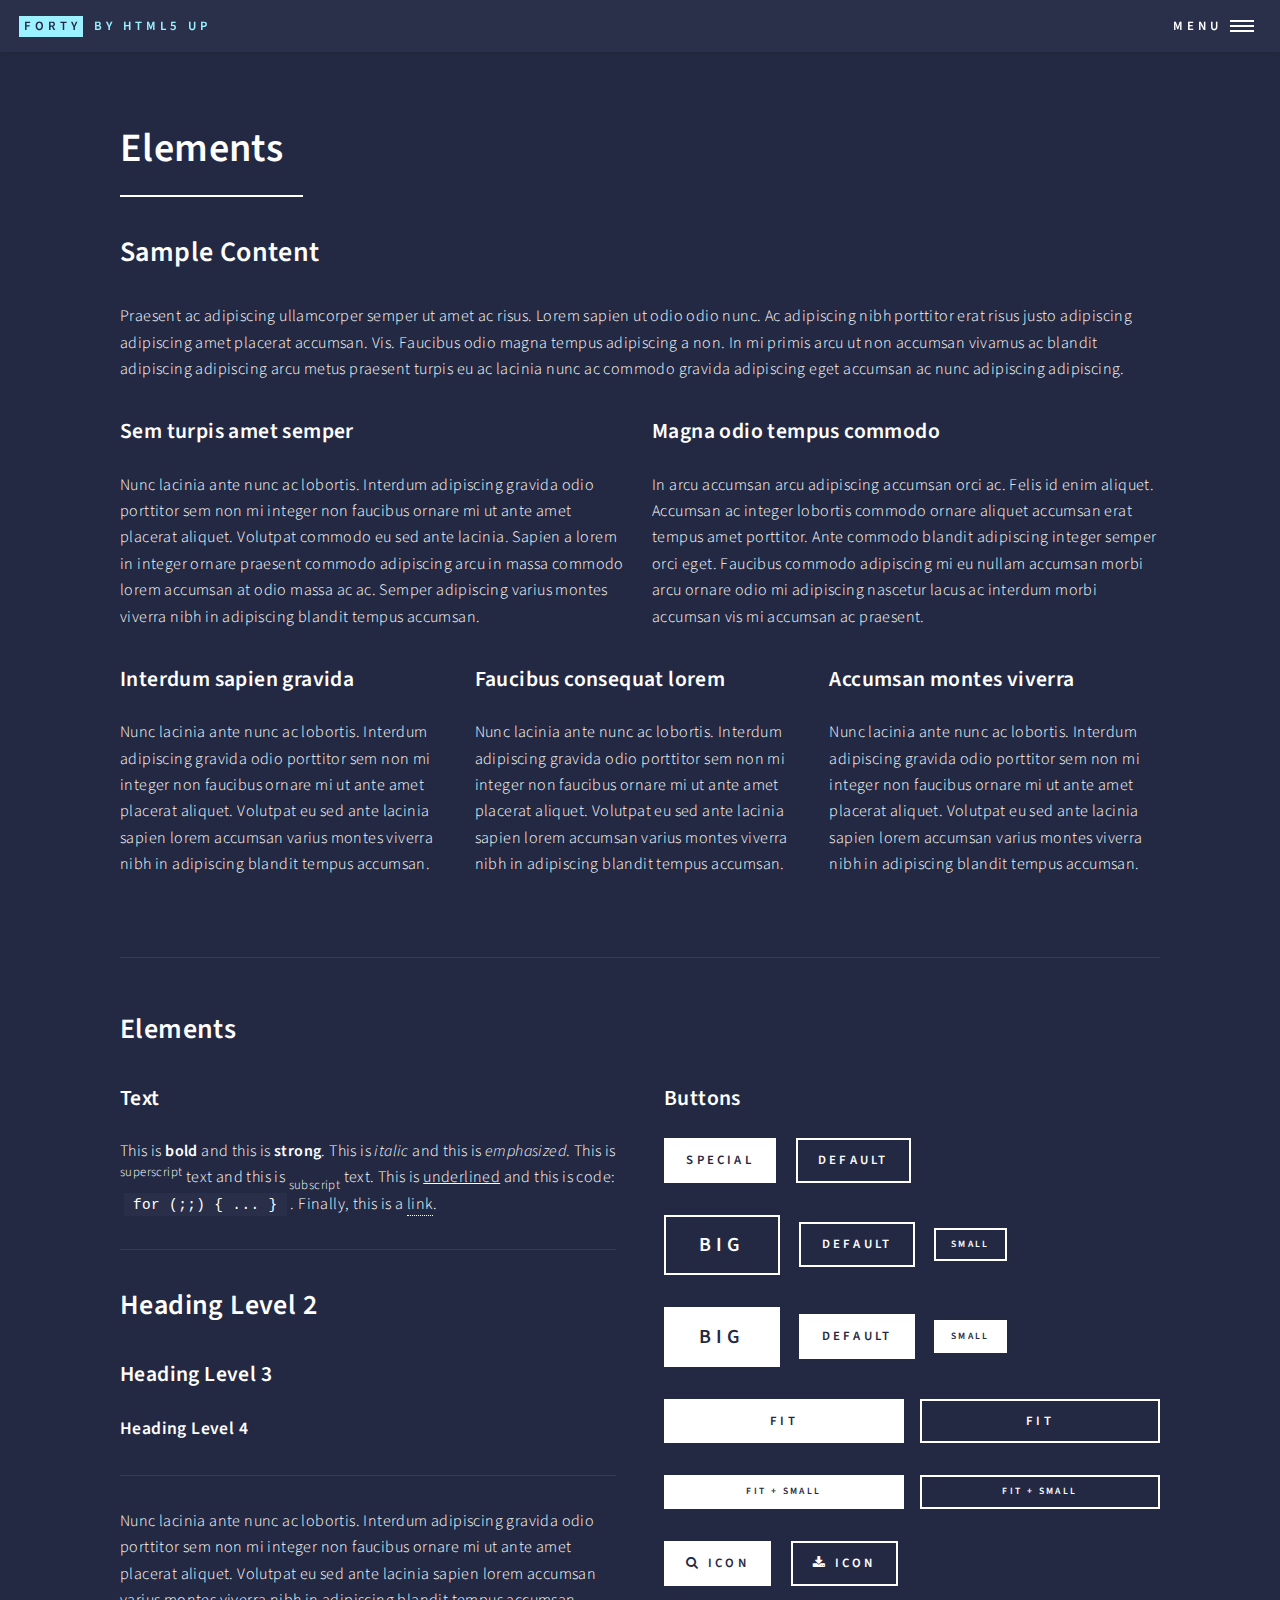
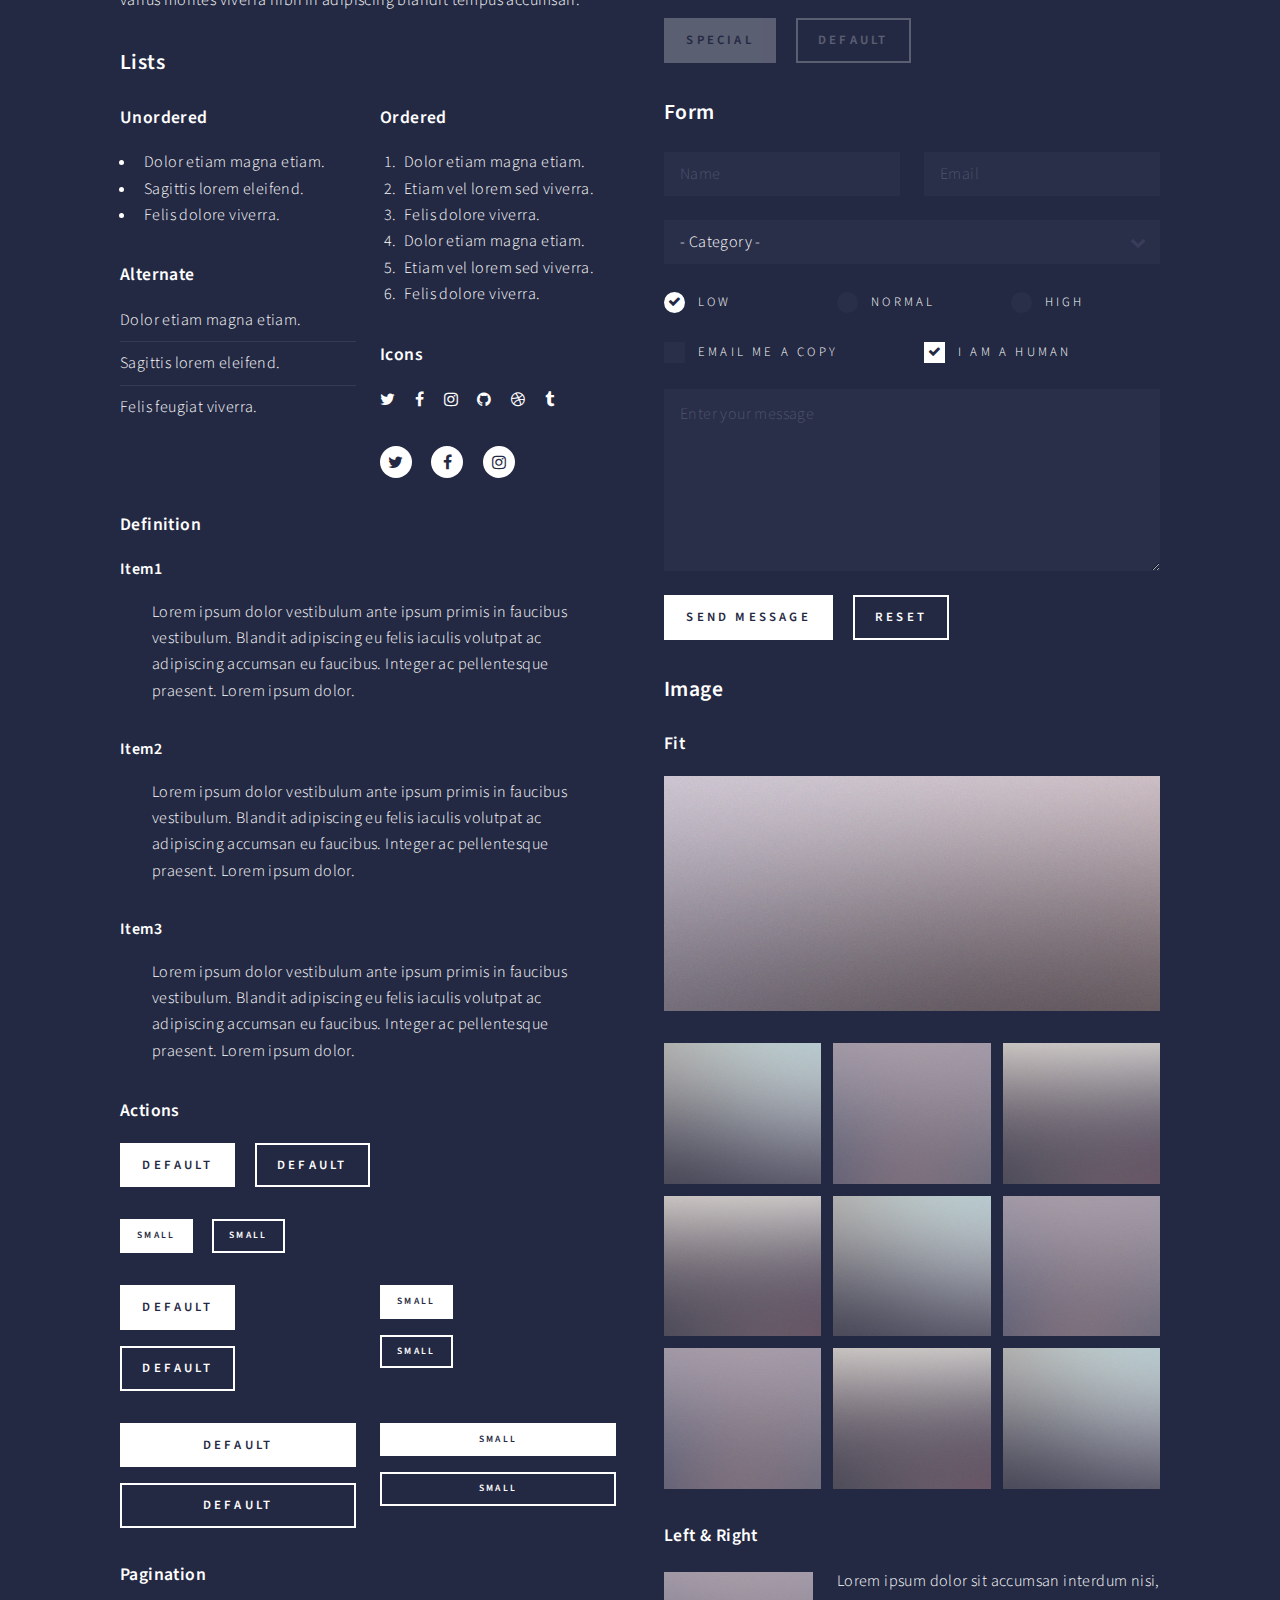
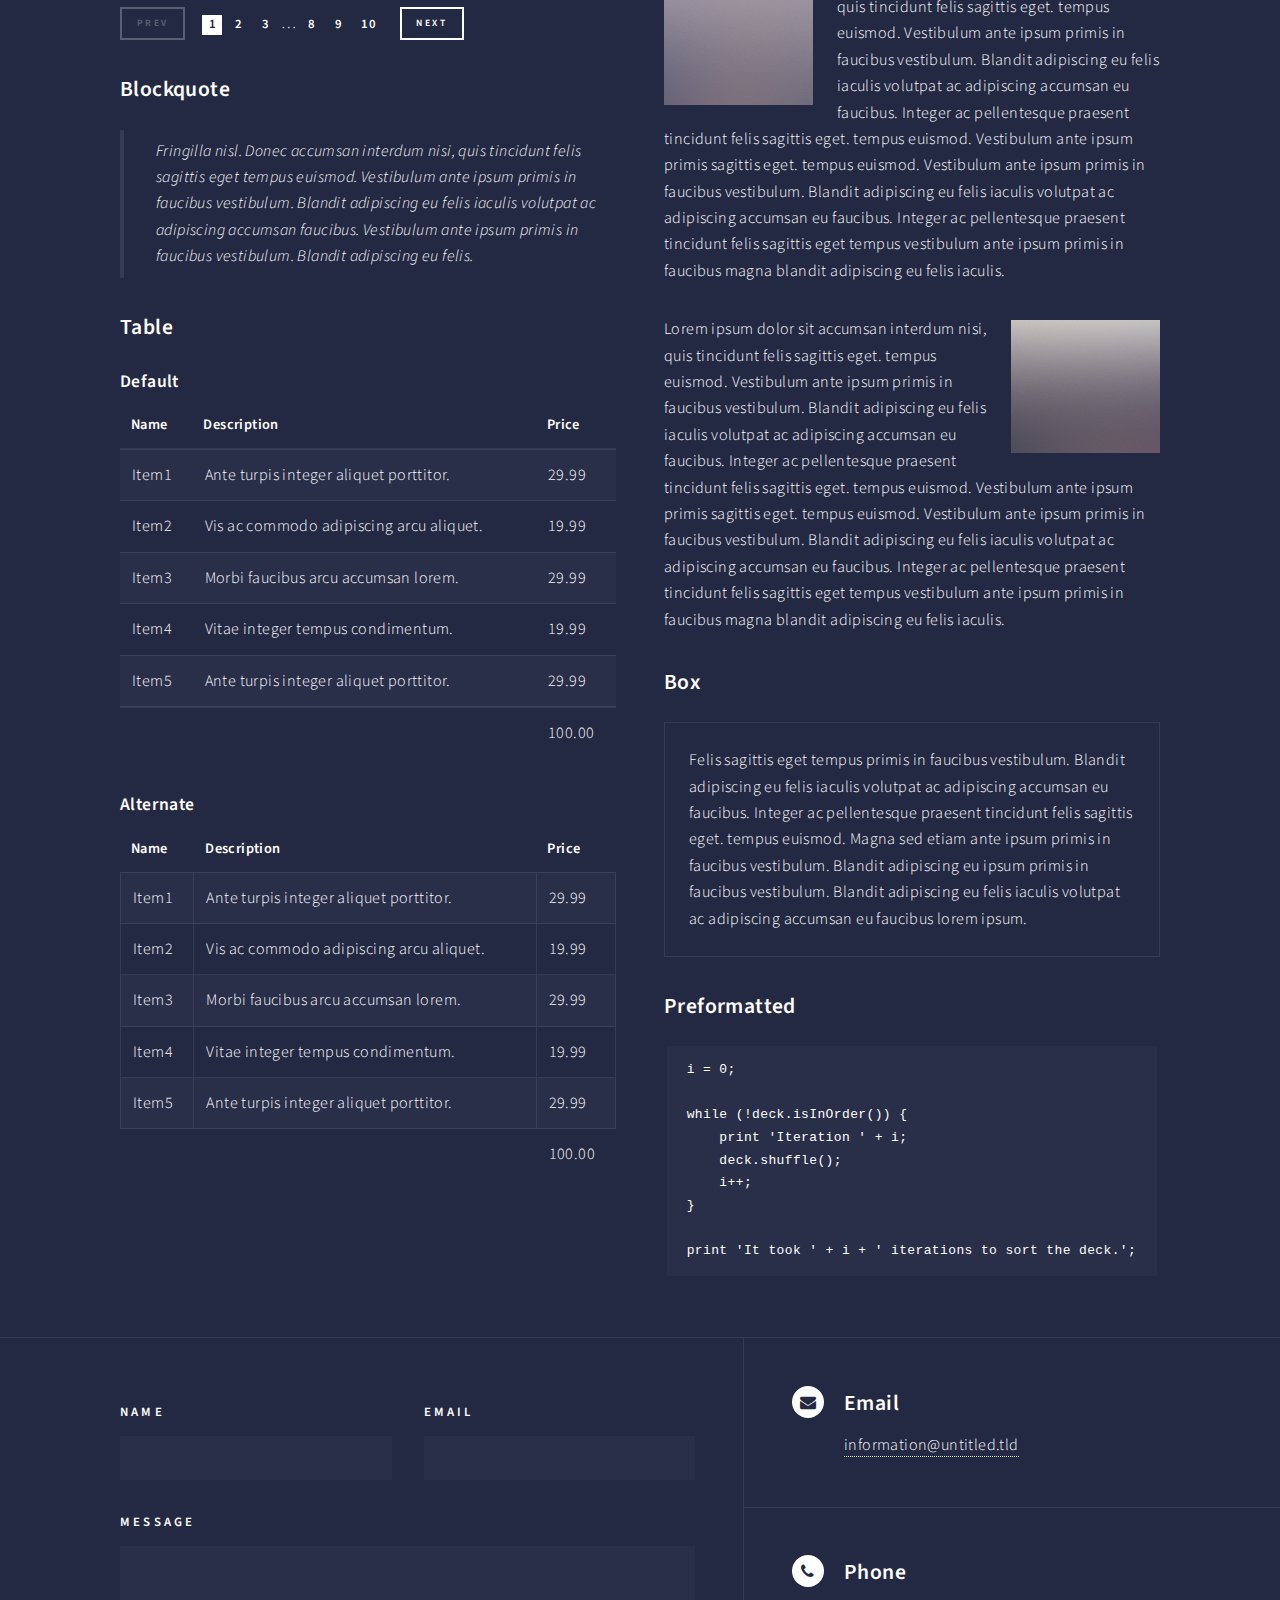
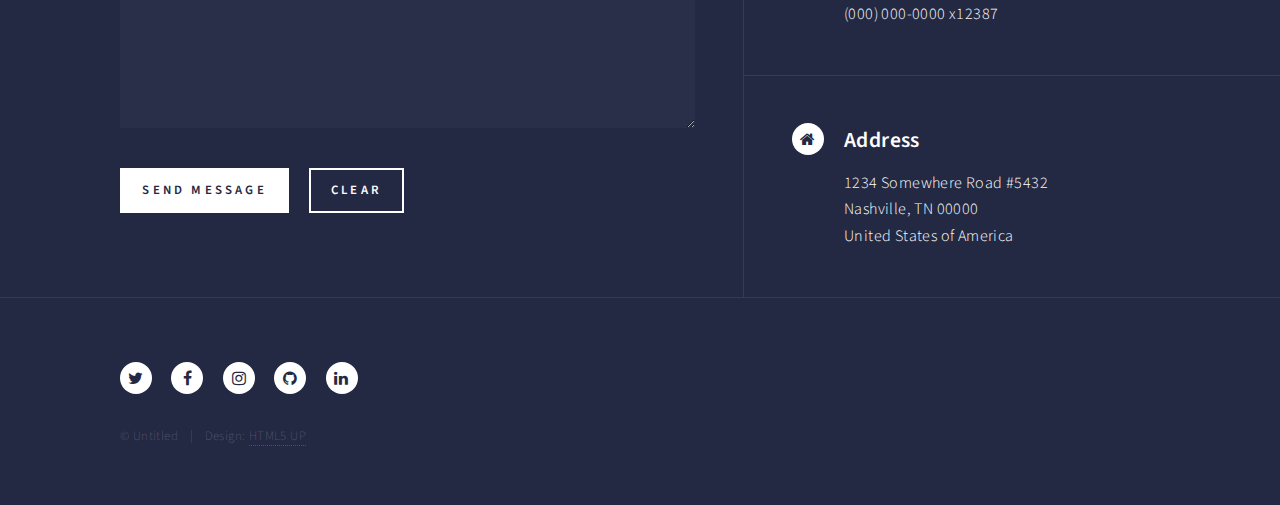
<file: Et/elements.html>
<!DOCTYPE HTML>
<!--
	Forty by HTML5 UP
	html5up.net | @ajlkn
	Free for personal and commercial use under the CCA 3.0 license (html5up.net/license)
-->
<html>
	<head>
		<title>Elements - Forty by HTML5 UP</title>
		<meta charset="utf-8" />
		<meta name="viewport" content="width=device-width, initial-scale=1, user-scalable=no" />
		<!--[if lte IE 8]><script src="assets/js/ie/html5shiv.js"></script><![endif]-->
		<link rel="stylesheet" href="assets/css/main.css" />
		<!--[if lte IE 9]><link rel="stylesheet" href="assets/css/ie9.css" /><![endif]-->
		<!--[if lte IE 8]><link rel="stylesheet" href="assets/css/ie8.css" /><![endif]-->
	</head>
	<body>

		<!-- Wrapper -->
			<div id="wrapper">

				<!-- Header -->
					<header id="header">
						<a href="index.html" class="logo"><strong>Forty</strong> <span>by HTML5 UP</span></a>
						<nav>
							<a href="#menu">Menu</a>
						</nav>
					</header>

				<!-- Menu -->
					<nav id="menu">
						<ul class="links">
							<li><a href="index.html">Home</a></li>
							<li><a href="landing.html">Landing</a></li>
							<li><a href="generic.html">Generic</a></li>
							<li><a href="elements.html">Elements</a></li>
						</ul>
						<ul class="actions vertical">
							<li><a href="#" class="button special fit">Get Started</a></li>
							<li><a href="#" class="button fit">Log In</a></li>
						</ul>
					</nav>

				<!-- Main -->
					<div id="main" class="alt">

						<!-- One -->
							<section id="one">
								<div class="inner">
									<header class="major">
										<h1>Elements</h1>
									</header>

									<!-- Content -->
										<h2 id="content">Sample Content</h2>
										<p>Praesent ac adipiscing ullamcorper semper ut amet ac risus. Lorem sapien ut odio odio nunc. Ac adipiscing nibh porttitor erat risus justo adipiscing adipiscing amet placerat accumsan. Vis. Faucibus odio magna tempus adipiscing a non. In mi primis arcu ut non accumsan vivamus ac blandit adipiscing adipiscing arcu metus praesent turpis eu ac lacinia nunc ac commodo gravida adipiscing eget accumsan ac nunc adipiscing adipiscing.</p>
										<div class="row">
											<div class="6u 12u$(small)">
												<h3>Sem turpis amet semper</h3>
												<p>Nunc lacinia ante nunc ac lobortis. Interdum adipiscing gravida odio porttitor sem non mi integer non faucibus ornare mi ut ante amet placerat aliquet. Volutpat commodo eu sed ante lacinia. Sapien a lorem in integer ornare praesent commodo adipiscing arcu in massa commodo lorem accumsan at odio massa ac ac. Semper adipiscing varius montes viverra nibh in adipiscing blandit tempus accumsan.</p>
											</div>
											<div class="6u$ 12u$(small)">
												<h3>Magna odio tempus commodo</h3>
												<p>In arcu accumsan arcu adipiscing accumsan orci ac. Felis id enim aliquet. Accumsan ac integer lobortis commodo ornare aliquet accumsan erat tempus amet porttitor. Ante commodo blandit adipiscing integer semper orci eget. Faucibus commodo adipiscing mi eu nullam accumsan morbi arcu ornare odio mi adipiscing nascetur lacus ac interdum morbi accumsan vis mi accumsan ac praesent.</p>
											</div>
											<!-- Break -->
											<div class="4u 12u$(medium)">
												<h3>Interdum sapien gravida</h3>
												<p>Nunc lacinia ante nunc ac lobortis. Interdum adipiscing gravida odio porttitor sem non mi integer non faucibus ornare mi ut ante amet placerat aliquet. Volutpat eu sed ante lacinia sapien lorem accumsan varius montes viverra nibh in adipiscing blandit tempus accumsan.</p>
											</div>
											<div class="4u 12u$(medium)">
												<h3>Faucibus consequat lorem</h3>
												<p>Nunc lacinia ante nunc ac lobortis. Interdum adipiscing gravida odio porttitor sem non mi integer non faucibus ornare mi ut ante amet placerat aliquet. Volutpat eu sed ante lacinia sapien lorem accumsan varius montes viverra nibh in adipiscing blandit tempus accumsan.</p>
											</div>
											<div class="4u$ 12u$(medium)">
												<h3>Accumsan montes viverra</h3>
												<p>Nunc lacinia ante nunc ac lobortis. Interdum adipiscing gravida odio porttitor sem non mi integer non faucibus ornare mi ut ante amet placerat aliquet. Volutpat eu sed ante lacinia sapien lorem accumsan varius montes viverra nibh in adipiscing blandit tempus accumsan.</p>
											</div>
										</div>

									<hr class="major" />

									<!-- Elements -->
										<h2 id="elements">Elements</h2>
										<div class="row 200%">
											<div class="6u 12u$(medium)">

												<!-- Text stuff -->
													<h3>Text</h3>
													<p>This is <b>bold</b> and this is <strong>strong</strong>. This is <i>italic</i> and this is <em>emphasized</em>.
													This is <sup>superscript</sup> text and this is <sub>subscript</sub> text.
													This is <u>underlined</u> and this is code: <code>for (;;) { ... }</code>.
													Finally, this is a <a href="#">link</a>.</p>
													<hr />
													<h2>Heading Level 2</h2>
													<h3>Heading Level 3</h3>
													<h4>Heading Level 4</h4>
													<hr />
													<p>Nunc lacinia ante nunc ac lobortis. Interdum adipiscing gravida odio porttitor sem non mi integer non faucibus ornare mi ut ante amet placerat aliquet. Volutpat eu sed ante lacinia sapien lorem accumsan varius montes viverra nibh in adipiscing blandit tempus accumsan.</p>

												<!-- Lists -->
													<h3>Lists</h3>
													<div class="row">
														<div class="6u 12u$(small)">

															<h4>Unordered</h4>
															<ul>
																<li>Dolor etiam magna etiam.</li>
																<li>Sagittis lorem eleifend.</li>
																<li>Felis dolore viverra.</li>
															</ul>

															<h4>Alternate</h4>
															<ul class="alt">
																<li>Dolor etiam magna etiam.</li>
																<li>Sagittis lorem eleifend.</li>
																<li>Felis feugiat viverra.</li>
															</ul>

														</div>
														<div class="6u$ 12u$(small)">

															<h4>Ordered</h4>
															<ol>
																<li>Dolor etiam magna etiam.</li>
																<li>Etiam vel lorem sed viverra.</li>
																<li>Felis dolore viverra.</li>
																<li>Dolor etiam magna etiam.</li>
																<li>Etiam vel lorem sed viverra.</li>
																<li>Felis dolore viverra.</li>
															</ol>

															<h4>Icons</h4>
															<ul class="icons">
																<li><a href="#" class="icon fa-twitter"><span class="label">Twitter</span></a></li>
																<li><a href="#" class="icon fa-facebook"><span class="label">Facebook</span></a></li>
																<li><a href="#" class="icon fa-instagram"><span class="label">Instagram</span></a></li>
																<li><a href="#" class="icon fa-github"><span class="label">Github</span></a></li>
																<li><a href="#" class="icon fa-dribbble"><span class="label">Dribbble</span></a></li>
																<li><a href="#" class="icon fa-tumblr"><span class="label">Tumblr</span></a></li>
															</ul>
															<ul class="icons">
																<li><a href="#" class="icon alt fa-twitter"><span class="label">Twitter</span></a></li>
																<li><a href="#" class="icon alt fa-facebook"><span class="label">Facebook</span></a></li>
																<li><a href="#" class="icon alt fa-instagram"><span class="label">Instagram</span></a></li>
															</ul>

														</div>
													</div>
													<h4>Definition</h4>
													<dl>
														<dt>Item1</dt>
														<dd>
															<p>Lorem ipsum dolor vestibulum ante ipsum primis in faucibus vestibulum. Blandit adipiscing eu felis iaculis volutpat ac adipiscing accumsan eu faucibus. Integer ac pellentesque praesent. Lorem ipsum dolor.</p>
														</dd>
														<dt>Item2</dt>
														<dd>
															<p>Lorem ipsum dolor vestibulum ante ipsum primis in faucibus vestibulum. Blandit adipiscing eu felis iaculis volutpat ac adipiscing accumsan eu faucibus. Integer ac pellentesque praesent. Lorem ipsum dolor.</p>
														</dd>
														<dt>Item3</dt>
														<dd>
															<p>Lorem ipsum dolor vestibulum ante ipsum primis in faucibus vestibulum. Blandit adipiscing eu felis iaculis volutpat ac adipiscing accumsan eu faucibus. Integer ac pellentesque praesent. Lorem ipsum dolor.</p>
														</dd>
													</dl>

													<h4>Actions</h4>
													<ul class="actions">
														<li><a href="#" class="button special">Default</a></li>
														<li><a href="#" class="button">Default</a></li>
													</ul>
													<ul class="actions small">
														<li><a href="#" class="button special small">Small</a></li>
														<li><a href="#" class="button small">Small</a></li>
													</ul>
													<div class="row">
														<div class="6u 12u$(small)">
															<ul class="actions vertical">
																<li><a href="#" class="button special">Default</a></li>
																<li><a href="#" class="button">Default</a></li>
															</ul>
														</div>
														<div class="6u$ 12u$(small)">
															<ul class="actions vertical small">
																<li><a href="#" class="button special small">Small</a></li>
																<li><a href="#" class="button small">Small</a></li>
															</ul>
														</div>
														<div class="6u 12u$(small)">
															<ul class="actions vertical">
																<li><a href="#" class="button special fit">Default</a></li>
																<li><a href="#" class="button fit">Default</a></li>
															</ul>
														</div>
														<div class="6u$ 12u$(small)">
															<ul class="actions vertical small">
																<li><a href="#" class="button special small fit">Small</a></li>
																<li><a href="#" class="button small fit">Small</a></li>
															</ul>
														</div>
													</div>

													<h4>Pagination</h4>
													<ul class="pagination">
														<li><span class="button small disabled">Prev</span></li>
														<li><a href="#" class="page active">1</a></li>
														<li><a href="#" class="page">2</a></li>
														<li><a href="#" class="page">3</a></li>
														<li><span>&hellip;</span></li>
														<li><a href="#" class="page">8</a></li>
														<li><a href="#" class="page">9</a></li>
														<li><a href="#" class="page">10</a></li>
														<li><a href="#" class="button small">Next</a></li>
													</ul>

												<!-- Blockquote -->
													<h3>Blockquote</h3>
													<blockquote>Fringilla nisl. Donec accumsan interdum nisi, quis tincidunt felis sagittis eget tempus euismod. Vestibulum ante ipsum primis in faucibus vestibulum. Blandit adipiscing eu felis iaculis volutpat ac adipiscing accumsan faucibus. Vestibulum ante ipsum primis in faucibus vestibulum. Blandit adipiscing eu felis.</blockquote>

												<!-- Table -->
													<h3>Table</h3>

													<h4>Default</h4>
													<div class="table-wrapper">
														<table>
															<thead>
																<tr>
																	<th>Name</th>
																	<th>Description</th>
																	<th>Price</th>
																</tr>
															</thead>
															<tbody>
																<tr>
																	<td>Item1</td>
																	<td>Ante turpis integer aliquet porttitor.</td>
																	<td>29.99</td>
																</tr>
																<tr>
																	<td>Item2</td>
																	<td>Vis ac commodo adipiscing arcu aliquet.</td>
																	<td>19.99</td>
																</tr>
																<tr>
																	<td>Item3</td>
																	<td> Morbi faucibus arcu accumsan lorem.</td>
																	<td>29.99</td>
																</tr>
																<tr>
																	<td>Item4</td>
																	<td>Vitae integer tempus condimentum.</td>
																	<td>19.99</td>
																</tr>
																<tr>
																	<td>Item5</td>
																	<td>Ante turpis integer aliquet porttitor.</td>
																	<td>29.99</td>
																</tr>
															</tbody>
															<tfoot>
																<tr>
																	<td colspan="2"></td>
																	<td>100.00</td>
																</tr>
															</tfoot>
														</table>
													</div>

													<h4>Alternate</h4>
													<div class="table-wrapper">
														<table class="alt">
															<thead>
																<tr>
																	<th>Name</th>
																	<th>Description</th>
																	<th>Price</th>
																</tr>
															</thead>
															<tbody>
																<tr>
																	<td>Item1</td>
																	<td>Ante turpis integer aliquet porttitor.</td>
																	<td>29.99</td>
																</tr>
																<tr>
																	<td>Item2</td>
																	<td>Vis ac commodo adipiscing arcu aliquet.</td>
																	<td>19.99</td>
																</tr>
																<tr>
																	<td>Item3</td>
																	<td> Morbi faucibus arcu accumsan lorem.</td>
																	<td>29.99</td>
																</tr>
																<tr>
																	<td>Item4</td>
																	<td>Vitae integer tempus condimentum.</td>
																	<td>19.99</td>
																</tr>
																<tr>
																	<td>Item5</td>
																	<td>Ante turpis integer aliquet porttitor.</td>
																	<td>29.99</td>
																</tr>
															</tbody>
															<tfoot>
																<tr>
																	<td colspan="2"></td>
																	<td>100.00</td>
																</tr>
															</tfoot>
														</table>
													</div>

											</div>
											<div class="6u$ 12u$(medium)">

												<!-- Buttons -->
													<h3>Buttons</h3>
													<ul class="actions">
														<li><a href="#" class="button special">Special</a></li>
														<li><a href="#" class="button">Default</a></li>
													</ul>
													<ul class="actions">
														<li><a href="#" class="button big">Big</a></li>
														<li><a href="#" class="button">Default</a></li>
														<li><a href="#" class="button small">Small</a></li>
													</ul>
													<ul class="actions">
														<li><a href="#" class="button special big">Big</a></li>
														<li><a href="#" class="button special">Default</a></li>
														<li><a href="#" class="button special small">Small</a></li>
													</ul>
													<ul class="actions fit">
														<li><a href="#" class="button special fit">Fit</a></li>
														<li><a href="#" class="button fit">Fit</a></li>
													</ul>
													<ul class="actions fit small">
														<li><a href="#" class="button special fit small">Fit + Small</a></li>
														<li><a href="#" class="button fit small">Fit + Small</a></li>
													</ul>
													<ul class="actions">
														<li><a href="#" class="button special icon fa-search">Icon</a></li>
														<li><a href="#" class="button icon fa-download">Icon</a></li>
													</ul>
													<ul class="actions">
														<li><span class="button special disabled">Special</span></li>
														<li><span class="button disabled">Default</span></li>
													</ul>

												<!-- Form -->
													<h3>Form</h3>

													<form method="post" action="#">
														<div class="row uniform">
															<div class="6u 12u$(xsmall)">
																<input type="text" name="demo-name" id="demo-name" value="" placeholder="Name" />
															</div>
															<div class="6u$ 12u$(xsmall)">
																<input type="email" name="demo-email" id="demo-email" value="" placeholder="Email" />
															</div>
															<!-- Break -->
															<div class="12u$">
																<div class="select-wrapper">
																	<select name="demo-category" id="demo-category">
																		<option value="">- Category -</option>
																		<option value="1">Manufacturing</option>
																		<option value="1">Shipping</option>
																		<option value="1">Administration</option>
																		<option value="1">Human Resources</option>
																	</select>
																</div>
															</div>
															<!-- Break -->
															<div class="4u 12u$(small)">
																<input type="radio" id="demo-priority-low" name="demo-priority" checked>
																<label for="demo-priority-low">Low</label>
															</div>
															<div class="4u 12u$(small)">
																<input type="radio" id="demo-priority-normal" name="demo-priority">
																<label for="demo-priority-normal">Normal</label>
															</div>
															<div class="4u$ 12u$(small)">
																<input type="radio" id="demo-priority-high" name="demo-priority">
																<label for="demo-priority-high">High</label>
															</div>
															<!-- Break -->
															<div class="6u 12u$(small)">
																<input type="checkbox" id="demo-copy" name="demo-copy">
																<label for="demo-copy">Email me a copy</label>
															</div>
															<div class="6u$ 12u$(small)">
																<input type="checkbox" id="demo-human" name="demo-human" checked>
																<label for="demo-human">I am a human</label>
															</div>
															<!-- Break -->
															<div class="12u$">
																<textarea name="demo-message" id="demo-message" placeholder="Enter your message" rows="6"></textarea>
															</div>
															<!-- Break -->
															<div class="12u$">
																<ul class="actions">
																	<li><input type="submit" value="Send Message" class="special" /></li>
																	<li><input type="reset" value="Reset" /></li>
																</ul>
															</div>
														</div>
													</form>

												<!-- Image -->
													<h3>Image</h3>

													<h4>Fit</h4>
													<span class="image fit"><img src="images/pic03.jpg" alt="" /></span>
													<div class="box alt">
														<div class="row 50% uniform">
															<div class="4u"><span class="image fit"><img src="images/pic08.jpg" alt="" /></span></div>
															<div class="4u"><span class="image fit"><img src="images/pic09.jpg" alt="" /></span></div>
															<div class="4u$"><span class="image fit"><img src="images/pic10.jpg" alt="" /></span></div>
															<!-- Break -->
															<div class="4u"><span class="image fit"><img src="images/pic10.jpg" alt="" /></span></div>
															<div class="4u"><span class="image fit"><img src="images/pic08.jpg" alt="" /></span></div>
															<div class="4u$"><span class="image fit"><img src="images/pic09.jpg" alt="" /></span></div>
															<!-- Break -->
															<div class="4u"><span class="image fit"><img src="images/pic09.jpg" alt="" /></span></div>
															<div class="4u"><span class="image fit"><img src="images/pic10.jpg" alt="" /></span></div>
															<div class="4u$"><span class="image fit"><img src="images/pic08.jpg" alt="" /></span></div>
														</div>
													</div>

													<h4>Left &amp; Right</h4>
													<p><span class="image left"><img src="images/pic09.jpg" alt="" /></span>Lorem ipsum dolor sit accumsan interdum nisi, quis tincidunt felis sagittis eget. tempus euismod. Vestibulum ante ipsum primis in faucibus vestibulum. Blandit adipiscing eu felis iaculis volutpat ac adipiscing accumsan eu faucibus. Integer ac pellentesque praesent tincidunt felis sagittis eget. tempus euismod. Vestibulum ante ipsum primis sagittis eget. tempus euismod. Vestibulum ante ipsum primis in faucibus vestibulum. Blandit adipiscing eu felis iaculis volutpat ac adipiscing accumsan eu faucibus. Integer ac pellentesque praesent tincidunt felis sagittis eget tempus vestibulum ante ipsum primis in faucibus magna blandit adipiscing eu felis iaculis.</p>
													<p><span class="image right"><img src="images/pic10.jpg" alt="" /></span>Lorem ipsum dolor sit accumsan interdum nisi, quis tincidunt felis sagittis eget. tempus euismod. Vestibulum ante ipsum primis in faucibus vestibulum. Blandit adipiscing eu felis iaculis volutpat ac adipiscing accumsan eu faucibus. Integer ac pellentesque praesent tincidunt felis sagittis eget. tempus euismod. Vestibulum ante ipsum primis sagittis eget. tempus euismod. Vestibulum ante ipsum primis in faucibus vestibulum. Blandit adipiscing eu felis iaculis volutpat ac adipiscing accumsan eu faucibus. Integer ac pellentesque praesent tincidunt felis sagittis eget tempus vestibulum ante ipsum primis in faucibus magna blandit adipiscing eu felis iaculis.</p>

												<!-- Box -->
													<h3>Box</h3>
													<div class="box">
														<p>Felis sagittis eget tempus primis in faucibus vestibulum. Blandit adipiscing eu felis iaculis volutpat ac adipiscing accumsan eu faucibus. Integer ac pellentesque praesent tincidunt felis sagittis eget. tempus euismod. Magna sed etiam ante ipsum primis in faucibus vestibulum. Blandit adipiscing eu ipsum primis in faucibus vestibulum. Blandit adipiscing eu felis iaculis volutpat ac adipiscing accumsan eu faucibus lorem ipsum.</p>
													</div>

												<!-- Preformatted Code -->
													<h3>Preformatted</h3>
													<pre><code>i = 0;

while (!deck.isInOrder()) {
    print 'Iteration ' + i;
    deck.shuffle();
    i++;
}

print 'It took ' + i + ' iterations to sort the deck.';
</code></pre>

											</div>
										</div>

								</div>
							</section>

					</div>

				<!-- Contact -->
					<section id="contact">
						<div class="inner">
							<section>
								<form method="post" action="#">
									<div class="field half first">
										<label for="name">Name</label>
										<input type="text" name="name" id="name" />
									</div>
									<div class="field half">
										<label for="email">Email</label>
										<input type="text" name="email" id="email" />
									</div>
									<div class="field">
										<label for="message">Message</label>
										<textarea name="message" id="message" rows="6"></textarea>
									</div>
									<ul class="actions">
										<li><input type="submit" value="Send Message" class="special" /></li>
										<li><input type="reset" value="Clear" /></li>
									</ul>
								</form>
							</section>
							<section class="split">
								<section>
									<div class="contact-method">
										<span class="icon alt fa-envelope"></span>
										<h3>Email</h3>
										<a href="#">information@untitled.tld</a>
									</div>
								</section>
								<section>
									<div class="contact-method">
										<span class="icon alt fa-phone"></span>
										<h3>Phone</h3>
										<span>(000) 000-0000 x12387</span>
									</div>
								</section>
								<section>
									<div class="contact-method">
										<span class="icon alt fa-home"></span>
										<h3>Address</h3>
										<span>1234 Somewhere Road #5432<br />
										Nashville, TN 00000<br />
										United States of America</span>
									</div>
								</section>
							</section>
						</div>
					</section>

				<!-- Footer -->
					<footer id="footer">
						<div class="inner">
							<ul class="icons">
								<li><a href="#" class="icon alt fa-twitter"><span class="label">Twitter</span></a></li>
								<li><a href="#" class="icon alt fa-facebook"><span class="label">Facebook</span></a></li>
								<li><a href="#" class="icon alt fa-instagram"><span class="label">Instagram</span></a></li>
								<li><a href="#" class="icon alt fa-github"><span class="label">GitHub</span></a></li>
								<li><a href="#" class="icon alt fa-linkedin"><span class="label">LinkedIn</span></a></li>
							</ul>
							<ul class="copyright">
								<li>&copy; Untitled</li><li>Design: <a href="https://html5up.net">HTML5 UP</a></li>
							</ul>
						</div>
					</footer>

			</div>

		<!-- Scripts -->
			<script src="assets/js/jquery.min.js"></script>
			<script src="assets/js/jquery.scrolly.min.js"></script>
			<script src="assets/js/jquery.scrollex.min.js"></script>
			<script src="assets/js/skel.min.js"></script>
			<script src="assets/js/util.js"></script>
			<!--[if lte IE 8]><script src="assets/js/ie/respond.min.js"></script><![endif]-->
			<script src="assets/js/main.js"></script>

	</body>
</html>
</file>
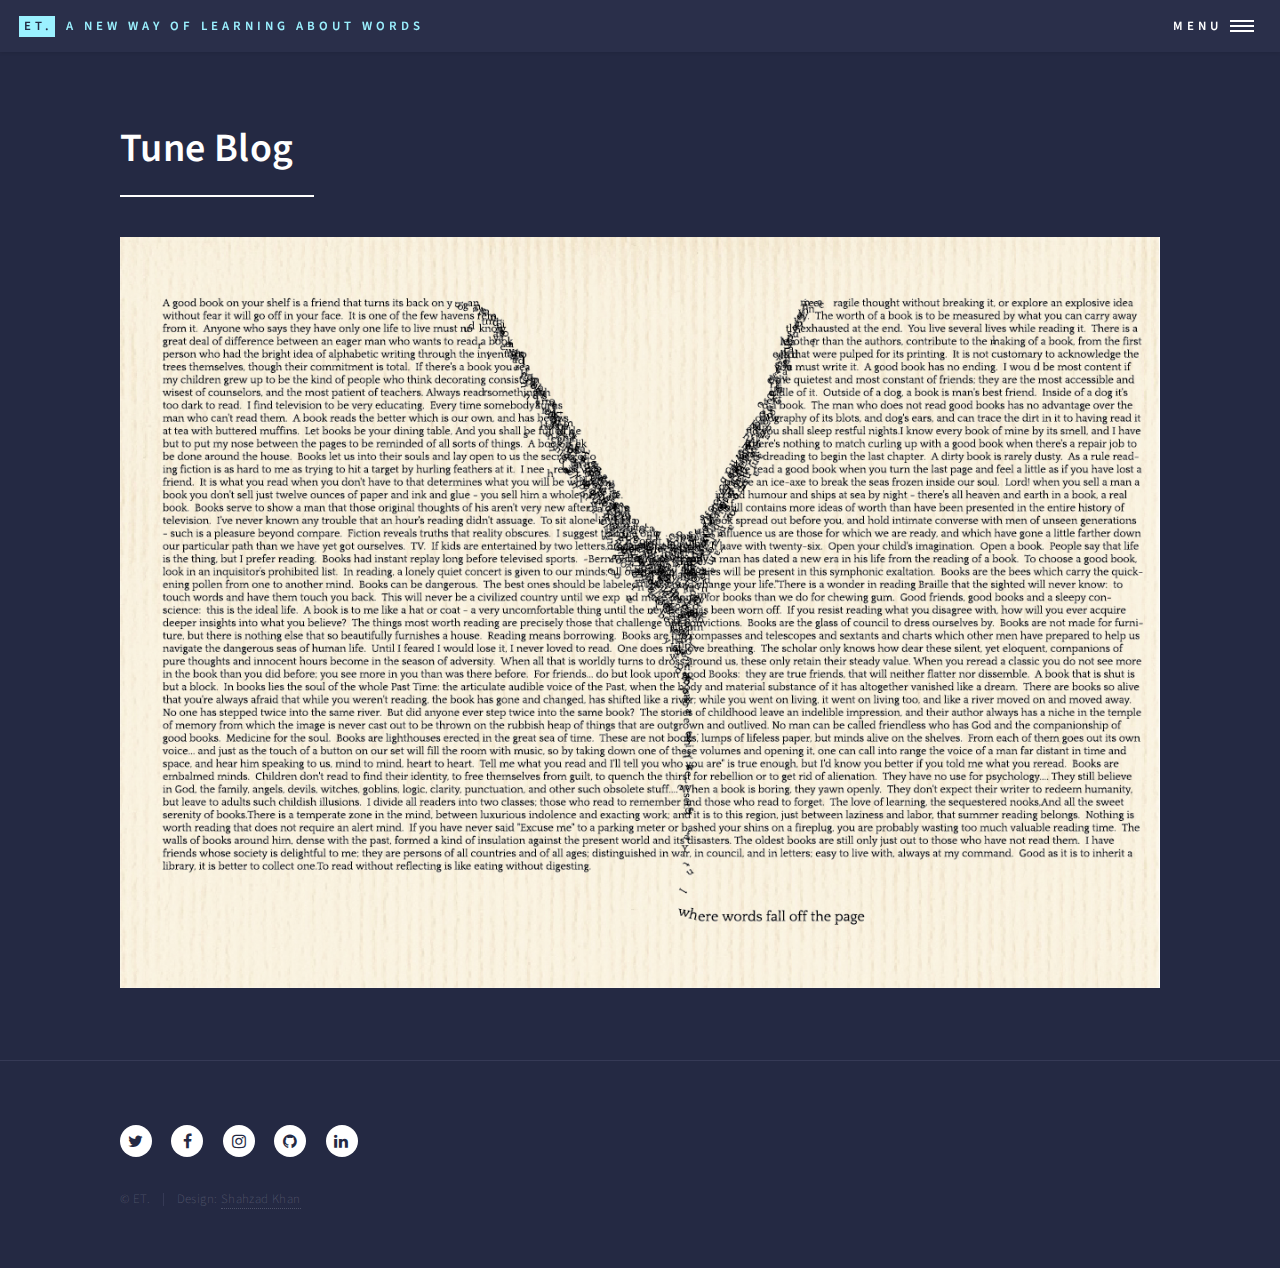
<file: Et/generic.html>
<!DOCTYPE HTML>
<!--
	Forty by HTML5 UP
	html5up.net | @ajlkn
	Free for personal and commercial use under the CCA 3.0 license (html5up.net/license)
-->
<html>
	<head>
		<title>ET. A New Way of Learning about Words</title>
		<meta charset="utf-8" />
		<meta name="viewport" content="width=device-width, initial-scale=1, user-scalable=no" />
		<!--[if lte IE 8]><script src="assets/js/ie/html5shiv.js"></script><![endif]-->
		<link rel="stylesheet" href="assets/css/main.css" />
		<!--[if lte IE 9]><link rel="stylesheet" href="assets/css/ie9.css" /><![endif]-->
		<!--[if lte IE 8]><link rel="stylesheet" href="assets/css/ie8.css" /><![endif]-->
	</head>
	<body>

		<!-- Wrapper -->
			<div id="wrapper">

				<!-- Header -->
					<header id="header">
						<a href="index.html" class="logo"><strong>ET.</strong> <span>A New Way of Learning about Words</span></a>
						<nav>
							<a href="#menu">Menu</a>
						</nav>
					</header>

				<!-- Menu -->
					<nav id="menu">
						<ul class="links">
							<li><a href="index.html">Home</a></li>
							<li><a href="landing.html">Word Blog</a></li>
							<li><a href="generic.html">Tune Blog</a></li>
							<li><a href="elements.html">Elements</a></li>
						</ul>
						<ul class="actions vertical">
							<li><a href="#" class="button special fit">Get Started</a></li>
							<li><a href="#" class="button fit">Log In</a></li>
						</ul>
					</nav>

				<!-- Main -->
					<div id="main" class="alt">

						<!-- One -->
							<section id="one">
								<div class="inner">
									<header class="major">
										<h1>Tune Blog</h1>
									</header>
									<span class="image main"><img src="images/words.jpg" alt="" /></span>

								</div>
							</section>

					</div>

				<!-- Contact -->
					<!-- <section id="contact">
						<div class="inner">
							<section>
								<form method="post" action="#">
									<div class="field half first">
										<label for="name">Name</label>
										<input type="text" name="name" id="name" />
									</div>
									<div class="field half">
										<label for="email">Email</label>
										<input type="text" name="email" id="email" />
									</div>
									<div class="field">
										<label for="message">Message</label>
										<textarea name="message" id="message" rows="6"></textarea>
									</div>
									<ul class="actions">
										<li><input type="submit" value="Send Message" class="special" /></li>
										<li><input type="reset" value="Clear" /></li>
									</ul>
								</form>
							</section>
							<section class="split">
								<section>
									<div class="contact-method">
										<span class="icon alt fa-envelope"></span>
										<h3>Email</h3>
										<a href="#">information@untitled.tld</a>
									</div>
								</section>
								<section>
									<div class="contact-method">
										<span class="icon alt fa-phone"></span>
										<h3>Phone</h3>
										<span>(000) 000-0000 x12387</span>
									</div>
								</section>
								<section>
									<div class="contact-method">
										<span class="icon alt fa-home"></span>
										<h3>Address</h3>
										<span>1234 Somewhere Road #5432<br />
										Nashville, TN 00000<br />
										United States of America</span>
									</div>
								</section>
							</section>
						</div>
					</section> -->

				<!-- Footer -->
					<footer id="footer">
						<div class="inner">
							<ul class="icons">
								<li><a href="#" class="icon alt fa-twitter"><span class="label">Twitter</span></a></li>
								<li><a href="#" class="icon alt fa-facebook"><span class="label">Facebook</span></a></li>
								<li><a href="#" class="icon alt fa-instagram"><span class="label">Instagram</span></a></li>
								<li><a href="#" class="icon alt fa-github"><span class="label">GitHub</span></a></li>
								<li><a href="#" class="icon alt fa-linkedin"><span class="label">LinkedIn</span></a></li>
							</ul>
							<ul class="copyright">
								<li>&copy; ET.</li><li>Design: <a href="https://html5up.net">Shahzad Khan</a></li>
							</ul>
						</div>
					</footer>

			</div>

		<!-- Scripts -->
			<script src="assets/js/jquery.min.js"></script>
			<script src="assets/js/jquery.scrolly.min.js"></script>
			<script src="assets/js/jquery.scrollex.min.js"></script>
			<script src="assets/js/skel.min.js"></script>
			<script src="assets/js/util.js"></script>
			<!--[if lte IE 8]><script src="assets/js/ie/respond.min.js"></script><![endif]-->
			<script src="assets/js/main.js"></script>

	</body>
</html>
</file>
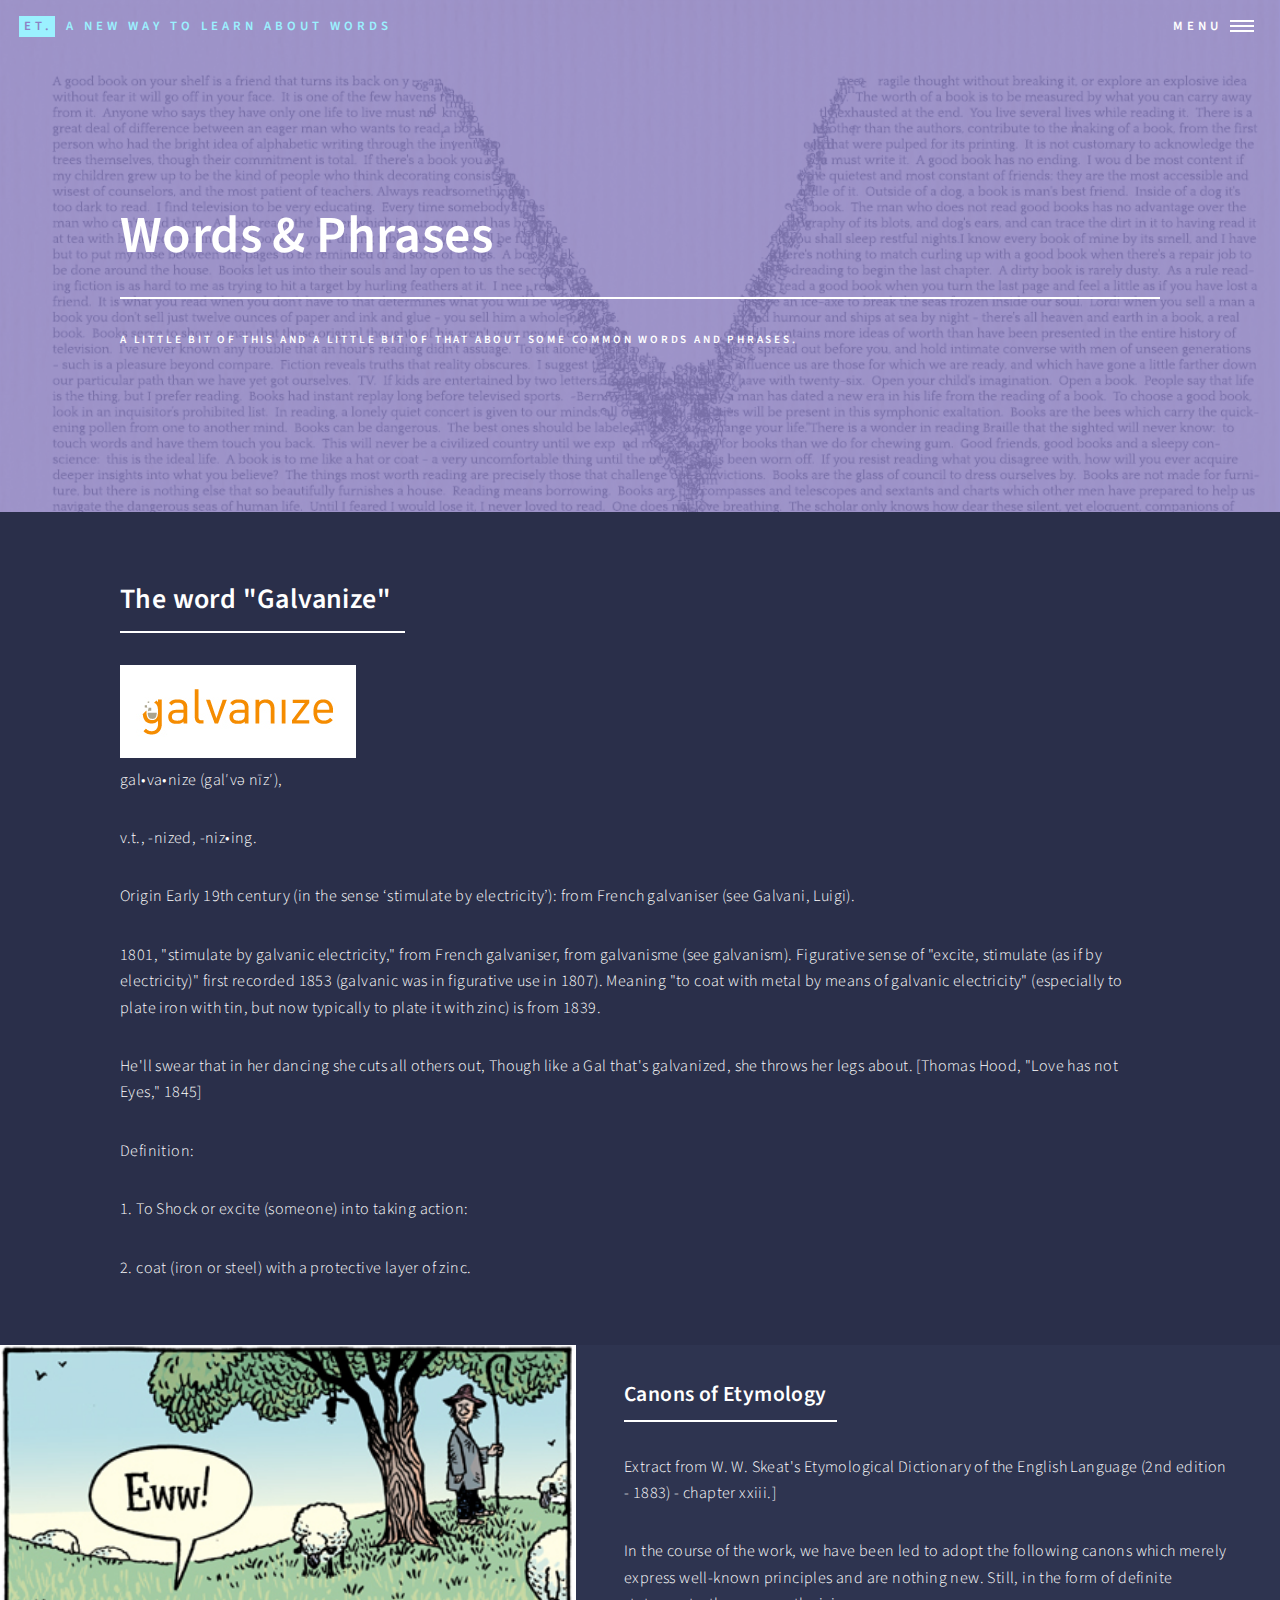
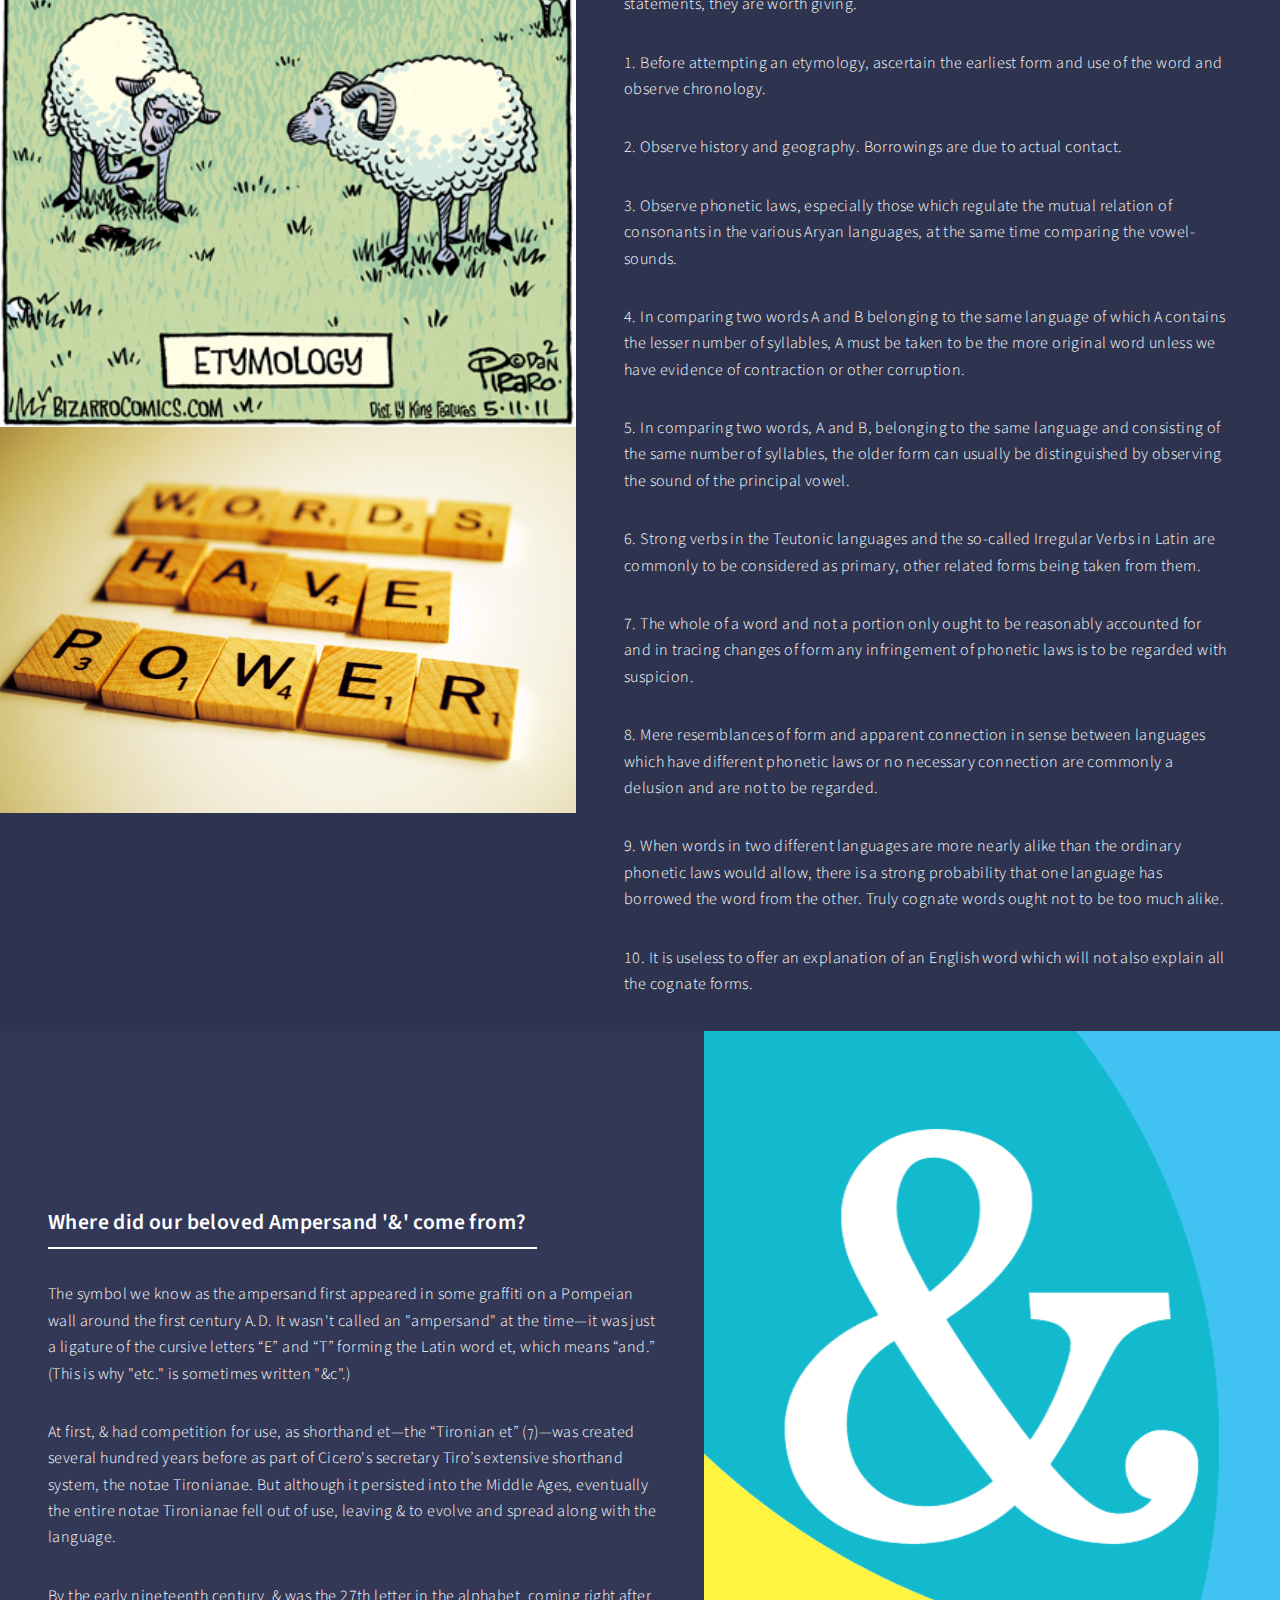
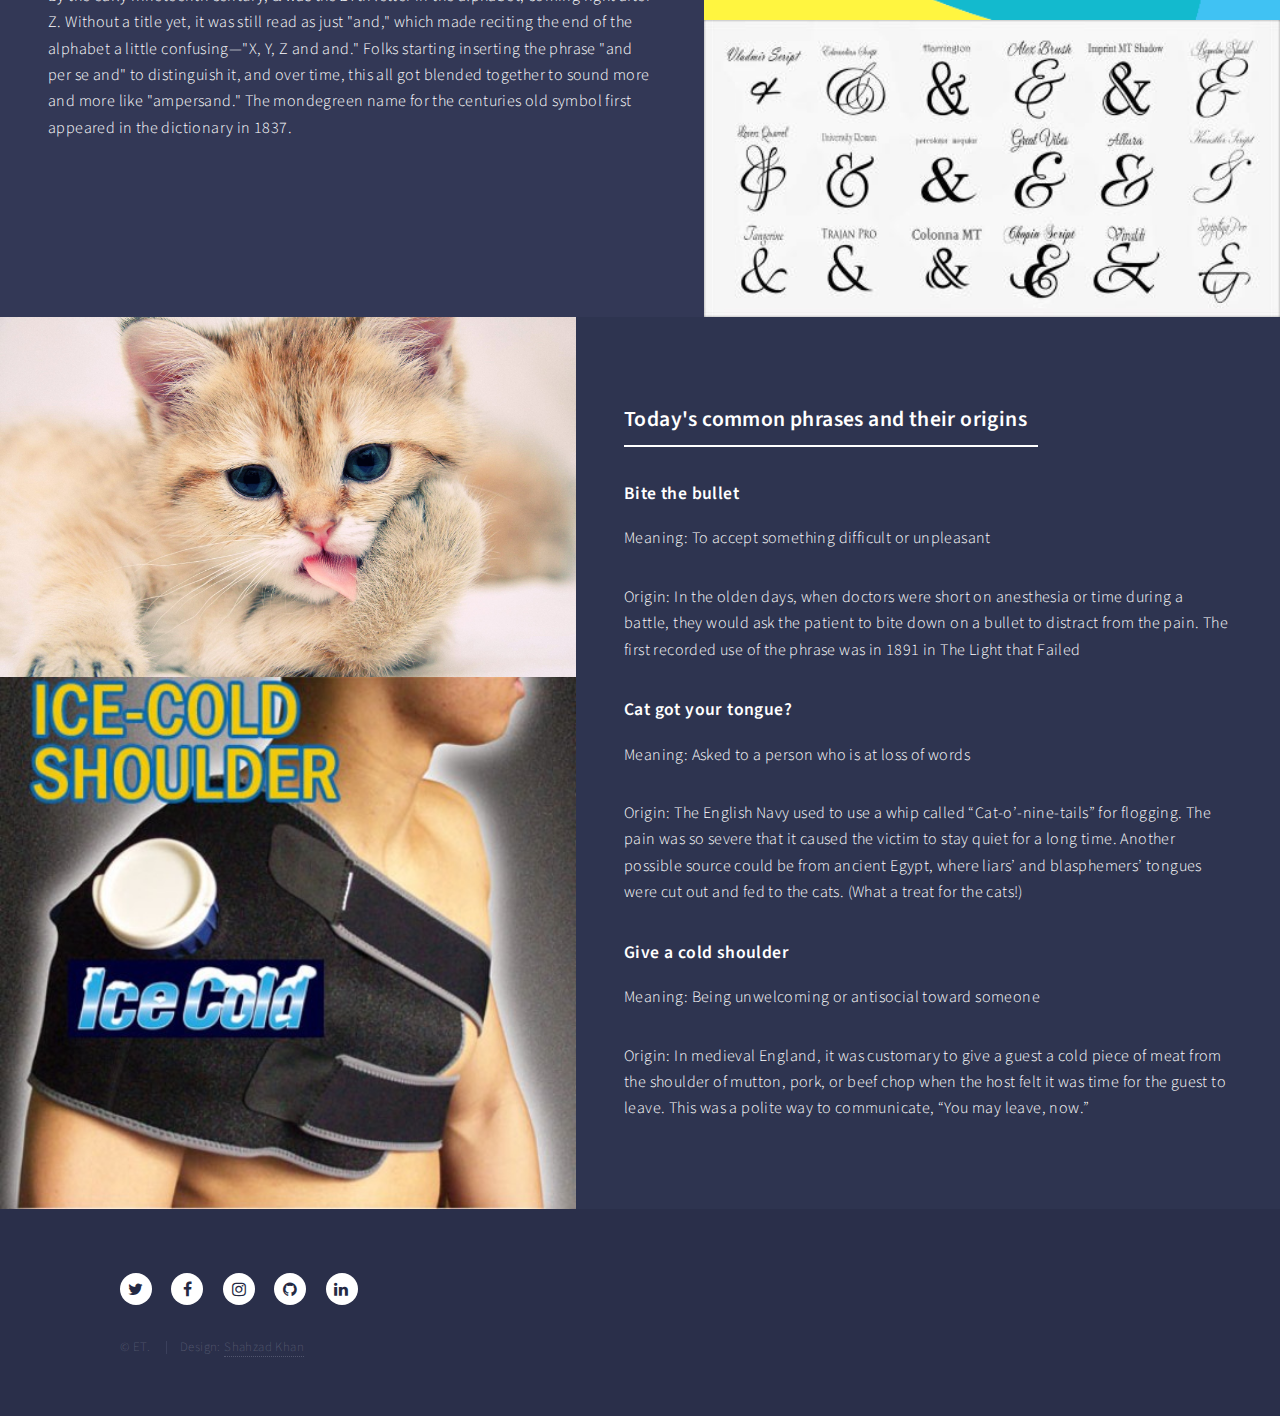
<file: Et/landing.html>
<!DOCTYPE HTML>
<!--
	Forty by HTML5 UP
	html5up.net | @ajlkn
	Free for personal and commercial use under the CCA 3.0 license (html5up.net/license)
-->
<html>

<head>
	<title>ET. A New Way of Learning about Words</title>
	<meta charset="utf-8" />
	<meta name="viewport" content="width=device-width, initial-scale=1, user-scalable=no" />
	<!--[if lte IE 8]><script src="assets/js/ie/html5shiv.js"></script><![endif]-->
	<link rel="stylesheet" href="assets/css/main.css" />
	<!--[if lte IE 9]><link rel="stylesheet" href="assets/css/ie9.css" /><![endif]-->
	<!--[if lte IE 8]><link rel="stylesheet" href="assets/css/ie8.css" /><![endif]-->
</head>

<body>

	<!-- Wrapper -->
	<div id="wrapper">

		<!-- Header -->
		<!-- Note: The "styleN" class below should match that of the banner element. -->
		<header id="header" class="alt style2">
			<a href="index.html" class="logo"><strong>et.</strong> <span>A New Way to learn about words</span></a>
			<nav>
				<a href="#menu">Menu</a>
			</nav>
		</header>

		<!-- Menu -->
		<nav id="menu">
			<ul class="links">
				<li><a href="index.html">Home</a></li>
				<li><a href="landing.html">Words & Phrases</a></li>
				<li><a href="generic.html">Music & Things</a></li>
				<li><a href="elements.html">About Us</a></li>
			</ul>
			<ul class="actions vertical">
				<li><a href="#" class="button special fit">Get Started</a></li>
				<li><a href="#" class="button fit">Log In</a></li>
			</ul>
		</nav>

		<!-- Banner -->
		<!-- Note: The "styleN" class below should match that of the header element. -->
		<section id="banner" class="style2">
			<div class="inner">
				<span class="image">
								<img src="images/words.jpg" alt="" />
							</span>
				<header class="major">
					<h1>Words & Phrases</h1>
				</header>
				<div class="content">
					<p>A little bit of this and a little bit of that about some common words and phrases.</p>
				</div>
			</div>
		</section>

		<!-- Main -->
		<div id="main">

			<!-- One -->
			<section id="one">
				<div class="inner">
					<header class="major">

						<h2>The word "Galvanize"</h2>

					</header>
					<div><img src="images/gd2.jpg" alt="" data-position="center center" /></div>
					<p>gal•va•nize (gal′və nīz′), </p>
					<p>v.t., -nized, -niz•ing. </p>
					<p>Origin Early 19th century (in the sense ‘stimulate by electricity’): from French galvaniser (see Galvani, Luigi).</p>
					<p>1801, "stimulate by galvanic electricity," from French galvaniser, from galvanisme (see galvanism). Figurative sense of "excite, stimulate (as if by electricity)" first recorded 1853 (galvanic was in figurative use in 1807). Meaning "to coat with
						metal by means of galvanic electricity" (especially to plate iron with tin, but now typically to plate it with zinc) is from 1839.</p>
					<p>He'll swear that in her dancing she cuts all others out, Though like a Gal that's galvanized, she throws her legs about. [Thomas Hood, "Love has not Eyes," 1845]</p>
					<p>Definition: </p>
					<p>1. To Shock or excite (someone) into taking action:</p>
					<p>2. coat (iron or steel) with a protective layer of zinc.</p>

				</div>
			</section>


			<!-- Two -->
			<section id="two" class="spotlights">
				<section>
					<a href="generic.html" class="image">
						<img src="images/ety.jpg" alt="" data-position="center center" />
						<img src="images/power.jpg" alt="" data-position="center center" />
					</a>
					<div class="content">
						<div class="inner">
							<header class="major">
								<h3>Canons of Etymology</h3>
							</header>
							<p>Extract from W. W. Skeat's Etymological Dictionary of the English Language (2nd edition - 1883) - chapter xxiii.]</p>
							<P>In the course of the work, we have been led to adopt the following canons which merely express well-known principles and are nothing new. Still, in the form of definite statements, they are worth giving. </P>
							<P>1. Before attempting an etymology, ascertain the earliest form and use of the word and observe chronology. </P>
							<P>2. Observe history and geography. Borrowings are due to actual contact.</P>
							<P>3. Observe phonetic laws, especially those which regulate the mutual relation of consonants in the various Aryan languages, at the same time comparing the vowel-sounds.</P>
							<p>4. In comparing two words A and B belonging to the same language of which A contains the lesser number of syllables, A must be taken to be the more original word unless we have evidence of contraction or other corruption.</p>
							<p>5. In comparing two words, A and B, belonging to the same language and consisting of the same number of syllables, the older form can usually be distinguished by observing the sound of the principal vowel.</p>
							<p>6. Strong verbs in the Teutonic languages and the so-called Irregular Verbs in Latin are commonly to be considered as primary, other related forms being taken from them.</p>
							<p>7. The whole of a word and not a portion only ought to be reasonably accounted for and in tracing changes of form any infringement of phonetic laws is to be regarded with suspicion.</p>
							<p>8. Mere resemblances of form and apparent connection in sense between languages which have different phonetic laws or no necessary connection are commonly a delusion and are not to be regarded.</p>
							<p>9. When words in two different languages are more nearly alike than the ordinary phonetic laws would allow, there is a strong probability that one language has borrowed the word from the other. Truly cognate words ought not to be too much alike.</p>
							<p>10. It is useless to offer an explanation of an English word which will not also explain all the cognate forms.</p>


							<ul class="actions">

								<!-- <li><a href="generic.html" class="button">Learn more</a></li> -->
							</ul>
						</div>
					</div>
				</section>
				<section>
					<a href="generic.html" class="image">
						<img src="images/logo.png" alt="" data-position="top center" />
						<img src="images/amp.jpg" alt="" data-position="top center" />

					</a>
					<div class="content">
						<div class="inner">
							<header class="major">
								<h3>Where did our beloved Ampersand '&' come from?</h3>
							</header>
							<p>The symbol we know as the ampersand first appeared in some graffiti on a Pompeian wall around the first century A.D. It wasn't called an "ampersand" at the time—it was just a ligature of the cursive letters “E” and “T” forming the Latin word et,
								which means “and.” (This is why "etc." is sometimes written "&c".)</p>
							<p>At first, & had competition for use, as shorthand et—the “Tironian et” (⁊)—was created several hundred years before as part of Cicero's secretary Tiro’s extensive shorthand system, the notae Tironianae. But although it persisted into the Middle
								Ages, eventually the entire notae Tironianae fell out of use, leaving & to evolve and spread along with the language.</p>
							<p>By the early nineteenth century, & was the 27th letter in the alphabet, coming right after Z. Without a title yet, it was still read as just "and," which made reciting the end of the alphabet a little confusing—"X, Y, Z and and." Folks starting
								inserting the phrase "and per se and" to distinguish it, and over time, this all got blended together to sound more and more like "ampersand." The mondegreen name for the centuries old symbol first appeared in the dictionary in 1837.</p>
							<ul class="actions">
								<!-- <li><a href="generic.html" class="button">Learn more</a></li> -->
							</ul>
						</div>
					</div>
				</section>
				<section>
					<a href="generic.html" class="image">
						<img src="images/cat.jpg" alt="" data-position="25% 25%" />
						<img src="images/ice.jpg" alt="" data-position="25% 25%" />
					</a>
					<div class="content">
						<div class="inner">
							<header class="major">
								<h3>Today's common phrases and their origins</h3>
							</header>
							<h4>Bite the bullet</h4>
							<p>Meaning: To accept something difficult or unpleasant</p>
							<p>Origin: In the olden days, when doctors were short on anesthesia or time during a battle, they would ask the patient to bite down on a bullet to distract from the pain. The first recorded use of the phrase was in 1891 in The Light that Failed</p>
							<h4>Cat got your tongue?</h4>
							<p>Meaning: Asked to a person who is at loss of words</p>
							<p>Origin: The English Navy used to use a whip called “Cat-o’-nine-tails” for flogging. The pain was so severe that it caused the victim to stay quiet for a long time. Another possible source could be from ancient Egypt, where liars’ and blasphemers’
								tongues were cut out and fed to the cats. (What a treat for the cats!)</p>
							<h4>Give a cold shoulder</h4>
							<p>Meaning: Being unwelcoming or antisocial toward someone

							</p>
							<p>Origin: In medieval England, it was customary to give a guest a cold piece of meat from the shoulder of mutton, pork, or beef chop when the host felt it was time for the guest to leave. This was a polite way to communicate, “You may leave, now.”</p>
							<!-- <ul class="actions">
								<li><a href="generic.html" class="button">Learn more</a></li>
							</ul> -->
						</div>
					</div>
				</section>
			</section>

			<!-- Three -->
			<!-- <section id="three">
				<div class="inner">
					<header class="major">
						<h2>Massa libero</h2>
					</header>
					<p>Nullam et orci eu lorem consequat tincidunt vivamus et sagittis libero. Mauris aliquet magna magna sed nunc rhoncus pharetra. Pellentesque condimentum sem. In efficitur ligula tate urna. Maecenas laoreet massa vel lacinia pellentesque lorem ipsum
						dolor. Nullam et orci eu lorem consequat tincidunt. Vivamus et sagittis libero. Mauris aliquet magna magna sed nunc rhoncus amet pharetra et feugiat tempus.</p>
					<ul class="actions">
						<li><a href="generic.html" class="button next">Get Started</a></li>
					</ul>
				</div>
			</section>

		</div> -->

			<!-- Contact -->
			<!-- <section id="contact">
						<div class="inner">
							<section>
								<form method="post" action="#">
									<div class="field half first">
										<label for="name">Name</label>
										<input type="text" name="name" id="name" />
									</div>
									<div class="field half">
										<label for="email">Email</label>
										<input type="text" name="email" id="email" />
									</div>
									<div class="field">
										<label for="message">Message</label>
										<textarea name="message" id="message" rows="6"></textarea>
									</div>
									<ul class="actions">
										<li><input type="submit" value="Send Message" class="special" /></li>
										<li><input type="reset" value="Clear" /></li>
									</ul>
								</form>
							</section>
							<section class="split">
								<section>
									<div class="contact-method">
										<span class="icon alt fa-envelope"></span>
										<h3>Email</h3>
										<a href="#">information@untitled.tld</a>
									</div>
								</section>
								<section>
									<div class="contact-method">
										<span class="icon alt fa-phone"></span>
										<h3>Phone</h3>
										<span>(000) 000-0000 x12387</span>
									</div>
								</section>
								<section>
									<div class="contact-method">
										<span class="icon alt fa-home"></span>
										<h3>Address</h3>
										<span>1234 Somewhere Road #5432<br />
										Nashville, TN 00000<br />
										United States of America</span>
									</div>
								</section>
							</section>
						</div>
					</section> -->

			<!-- Footer -->
			<footer id="footer">
				<div class="inner">
					<ul class="icons">
						<li><a href="#" class="icon alt fa-twitter"><span class="label">Twitter</span></a></li>
						<li><a href="#" class="icon alt fa-facebook"><span class="label">Facebook</span></a></li>
						<li><a href="#" class="icon alt fa-instagram"><span class="label">Instagram</span></a></li>
						<li><a href="#" class="icon alt fa-github"><span class="label">GitHub</span></a></li>
						<li><a href="#" class="icon alt fa-linkedin"><span class="label">LinkedIn</span></a></li>
					</ul>
					<ul class="copyright">
						<li>&copy; ET.</li>
						<li>Design: <a href="https://html5up.net">Shahzad Khan</a></li>
					</ul>
				</div>
			</footer>

		</div>

		<!-- Scripts -->
		<script src="assets/js/jquery.min.js"></script>
		<script src="assets/js/jquery.scrolly.min.js"></script>
		<script src="assets/js/jquery.scrollex.min.js"></script>
		<script src="assets/js/skel.min.js"></script>
		<script src="assets/js/util.js"></script>
		<!--[if lte IE 8]><script src="assets/js/ie/respond.min.js"></script><![endif]-->
		<script src="assets/js/main.js"></script>

</body>

</html>
</file>
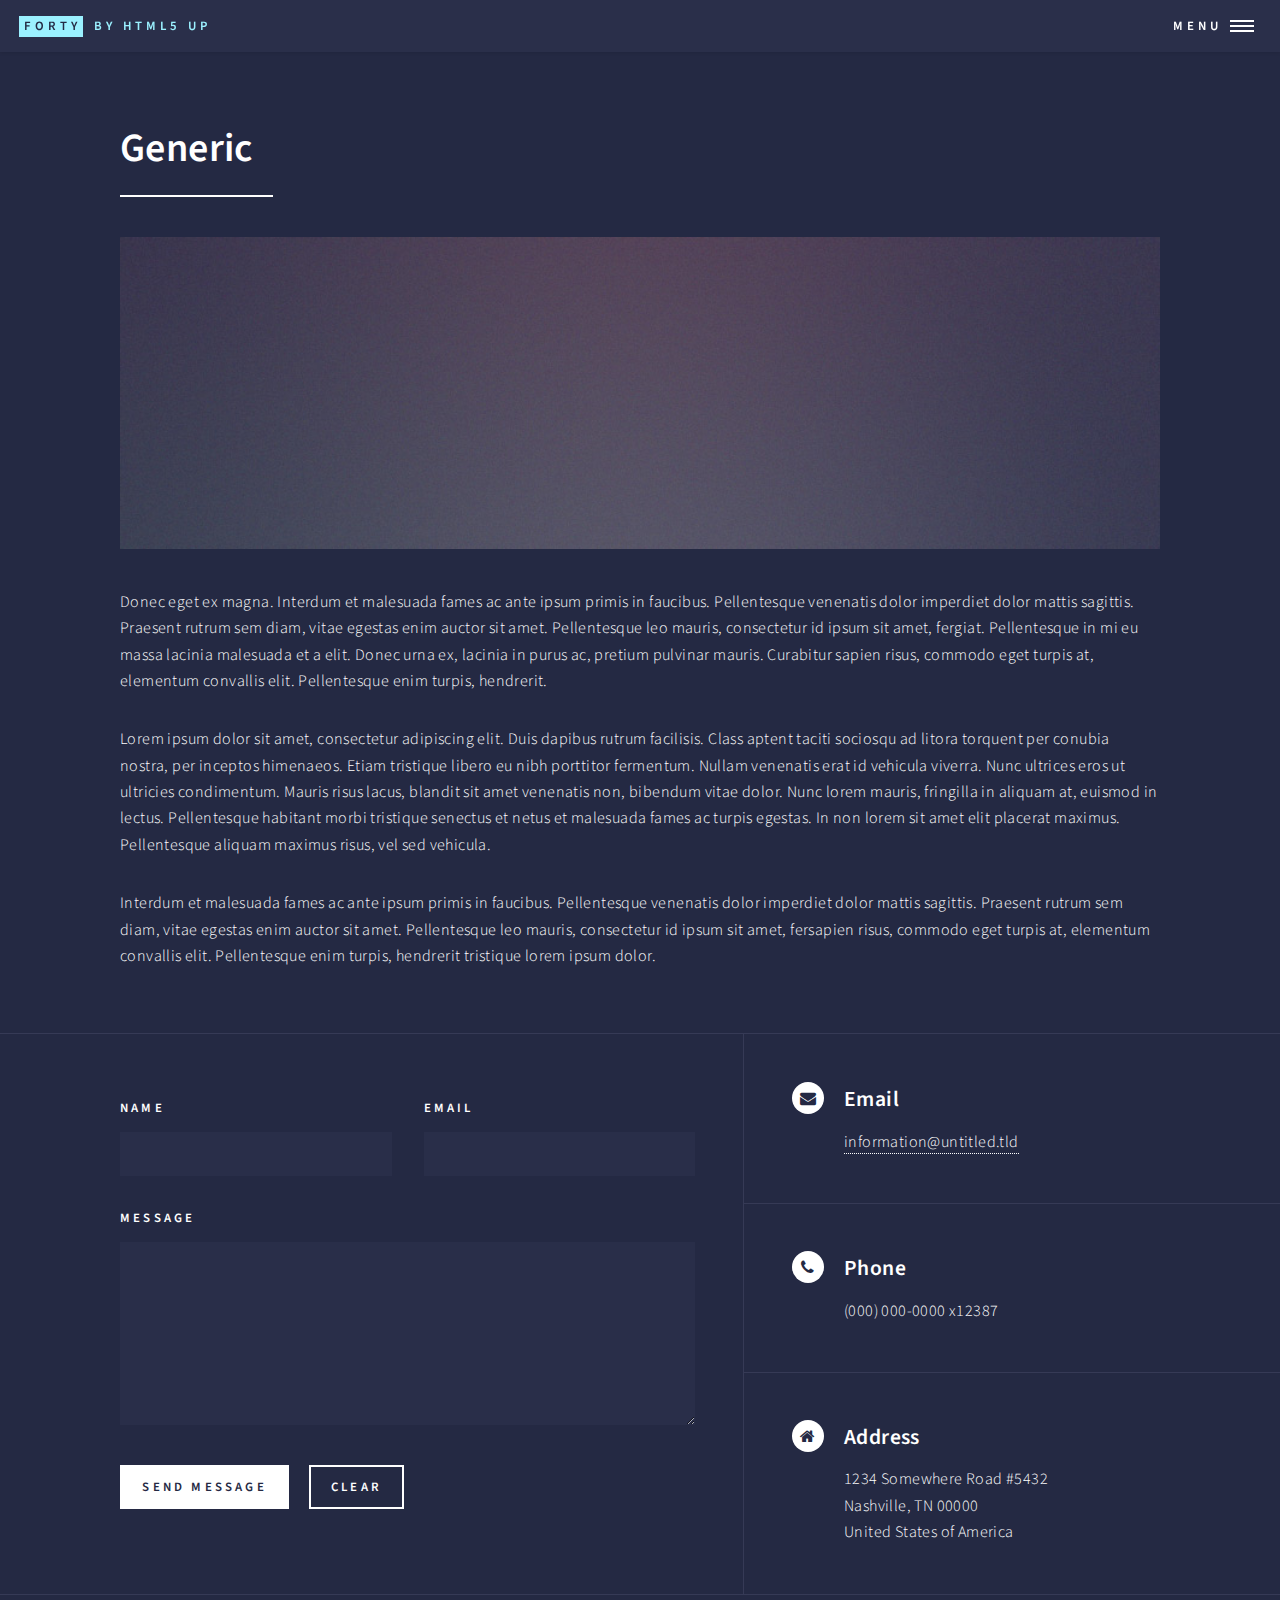
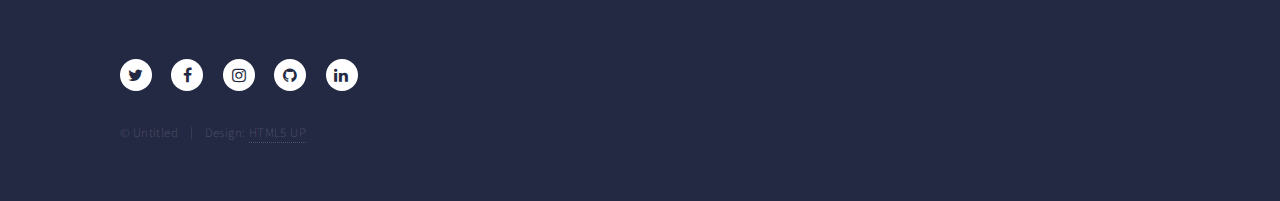
<file: html5up-forty/generic.html>
<!DOCTYPE HTML>
<!--
	Forty by HTML5 UP
	html5up.net | @ajlkn
	Free for personal and commercial use under the CCA 3.0 license (html5up.net/license)
-->
<html>
	<head>
		<title>Generic - Forty by HTML5 UP</title>
		<meta charset="utf-8" />
		<meta name="viewport" content="width=device-width, initial-scale=1, user-scalable=no" />
		<!--[if lte IE 8]><script src="assets/js/ie/html5shiv.js"></script><![endif]-->
		<link rel="stylesheet" href="assets/css/main.css" />
		<!--[if lte IE 9]><link rel="stylesheet" href="assets/css/ie9.css" /><![endif]-->
		<!--[if lte IE 8]><link rel="stylesheet" href="assets/css/ie8.css" /><![endif]-->
	</head>
	<body>

		<!-- Wrapper -->
			<div id="wrapper">

				<!-- Header -->
					<header id="header">
						<a href="index.html" class="logo"><strong>Forty</strong> <span>by HTML5 UP</span></a>
						<nav>
							<a href="#menu">Menu</a>
						</nav>
					</header>

				<!-- Menu -->
					<nav id="menu">
						<ul class="links">
							<li><a href="index.html">Home</a></li>
							<li><a href="landing.html">Landing</a></li>
							<li><a href="generic.html">Generic</a></li>
							<li><a href="elements.html">Elements</a></li>
						</ul>
						<ul class="actions vertical">
							<li><a href="#" class="button special fit">Get Started</a></li>
							<li><a href="#" class="button fit">Log In</a></li>
						</ul>
					</nav>

				<!-- Main -->
					<div id="main" class="alt">

						<!-- One -->
							<section id="one">
								<div class="inner">
									<header class="major">
										<h1>Generic</h1>
									</header>
									<span class="image main"><img src="images/pic11.jpg" alt="" /></span>
									<p>Donec eget ex magna. Interdum et malesuada fames ac ante ipsum primis in faucibus. Pellentesque venenatis dolor imperdiet dolor mattis sagittis. Praesent rutrum sem diam, vitae egestas enim auctor sit amet. Pellentesque leo mauris, consectetur id ipsum sit amet, fergiat. Pellentesque in mi eu massa lacinia malesuada et a elit. Donec urna ex, lacinia in purus ac, pretium pulvinar mauris. Curabitur sapien risus, commodo eget turpis at, elementum convallis elit. Pellentesque enim turpis, hendrerit.</p>
									<p>Lorem ipsum dolor sit amet, consectetur adipiscing elit. Duis dapibus rutrum facilisis. Class aptent taciti sociosqu ad litora torquent per conubia nostra, per inceptos himenaeos. Etiam tristique libero eu nibh porttitor fermentum. Nullam venenatis erat id vehicula viverra. Nunc ultrices eros ut ultricies condimentum. Mauris risus lacus, blandit sit amet venenatis non, bibendum vitae dolor. Nunc lorem mauris, fringilla in aliquam at, euismod in lectus. Pellentesque habitant morbi tristique senectus et netus et malesuada fames ac turpis egestas. In non lorem sit amet elit placerat maximus. Pellentesque aliquam maximus risus, vel sed vehicula.</p>
									<p>Interdum et malesuada fames ac ante ipsum primis in faucibus. Pellentesque venenatis dolor imperdiet dolor mattis sagittis. Praesent rutrum sem diam, vitae egestas enim auctor sit amet. Pellentesque leo mauris, consectetur id ipsum sit amet, fersapien risus, commodo eget turpis at, elementum convallis elit. Pellentesque enim turpis, hendrerit tristique lorem ipsum dolor.</p>
								</div>
							</section>

					</div>

				<!-- Contact -->
					<section id="contact">
						<div class="inner">
							<section>
								<form method="post" action="#">
									<div class="field half first">
										<label for="name">Name</label>
										<input type="text" name="name" id="name" />
									</div>
									<div class="field half">
										<label for="email">Email</label>
										<input type="text" name="email" id="email" />
									</div>
									<div class="field">
										<label for="message">Message</label>
										<textarea name="message" id="message" rows="6"></textarea>
									</div>
									<ul class="actions">
										<li><input type="submit" value="Send Message" class="special" /></li>
										<li><input type="reset" value="Clear" /></li>
									</ul>
								</form>
							</section>
							<section class="split">
								<section>
									<div class="contact-method">
										<span class="icon alt fa-envelope"></span>
										<h3>Email</h3>
										<a href="#">information@untitled.tld</a>
									</div>
								</section>
								<section>
									<div class="contact-method">
										<span class="icon alt fa-phone"></span>
										<h3>Phone</h3>
										<span>(000) 000-0000 x12387</span>
									</div>
								</section>
								<section>
									<div class="contact-method">
										<span class="icon alt fa-home"></span>
										<h3>Address</h3>
										<span>1234 Somewhere Road #5432<br />
										Nashville, TN 00000<br />
										United States of America</span>
									</div>
								</section>
							</section>
						</div>
					</section>

				<!-- Footer -->
					<footer id="footer">
						<div class="inner">
							<ul class="icons">
								<li><a href="#" class="icon alt fa-twitter"><span class="label">Twitter</span></a></li>
								<li><a href="#" class="icon alt fa-facebook"><span class="label">Facebook</span></a></li>
								<li><a href="#" class="icon alt fa-instagram"><span class="label">Instagram</span></a></li>
								<li><a href="#" class="icon alt fa-github"><span class="label">GitHub</span></a></li>
								<li><a href="#" class="icon alt fa-linkedin"><span class="label">LinkedIn</span></a></li>
							</ul>
							<ul class="copyright">
								<li>&copy; Untitled</li><li>Design: <a href="https://html5up.net">HTML5 UP</a></li>
							</ul>
						</div>
					</footer>

			</div>

		<!-- Scripts -->
			<script src="assets/js/jquery.min.js"></script>
			<script src="assets/js/jquery.scrolly.min.js"></script>
			<script src="assets/js/jquery.scrollex.min.js"></script>
			<script src="assets/js/skel.min.js"></script>
			<script src="assets/js/util.js"></script>
			<!--[if lte IE 8]><script src="assets/js/ie/respond.min.js"></script><![endif]-->
			<script src="assets/js/main.js"></script>

	</body>
</html>
</file>
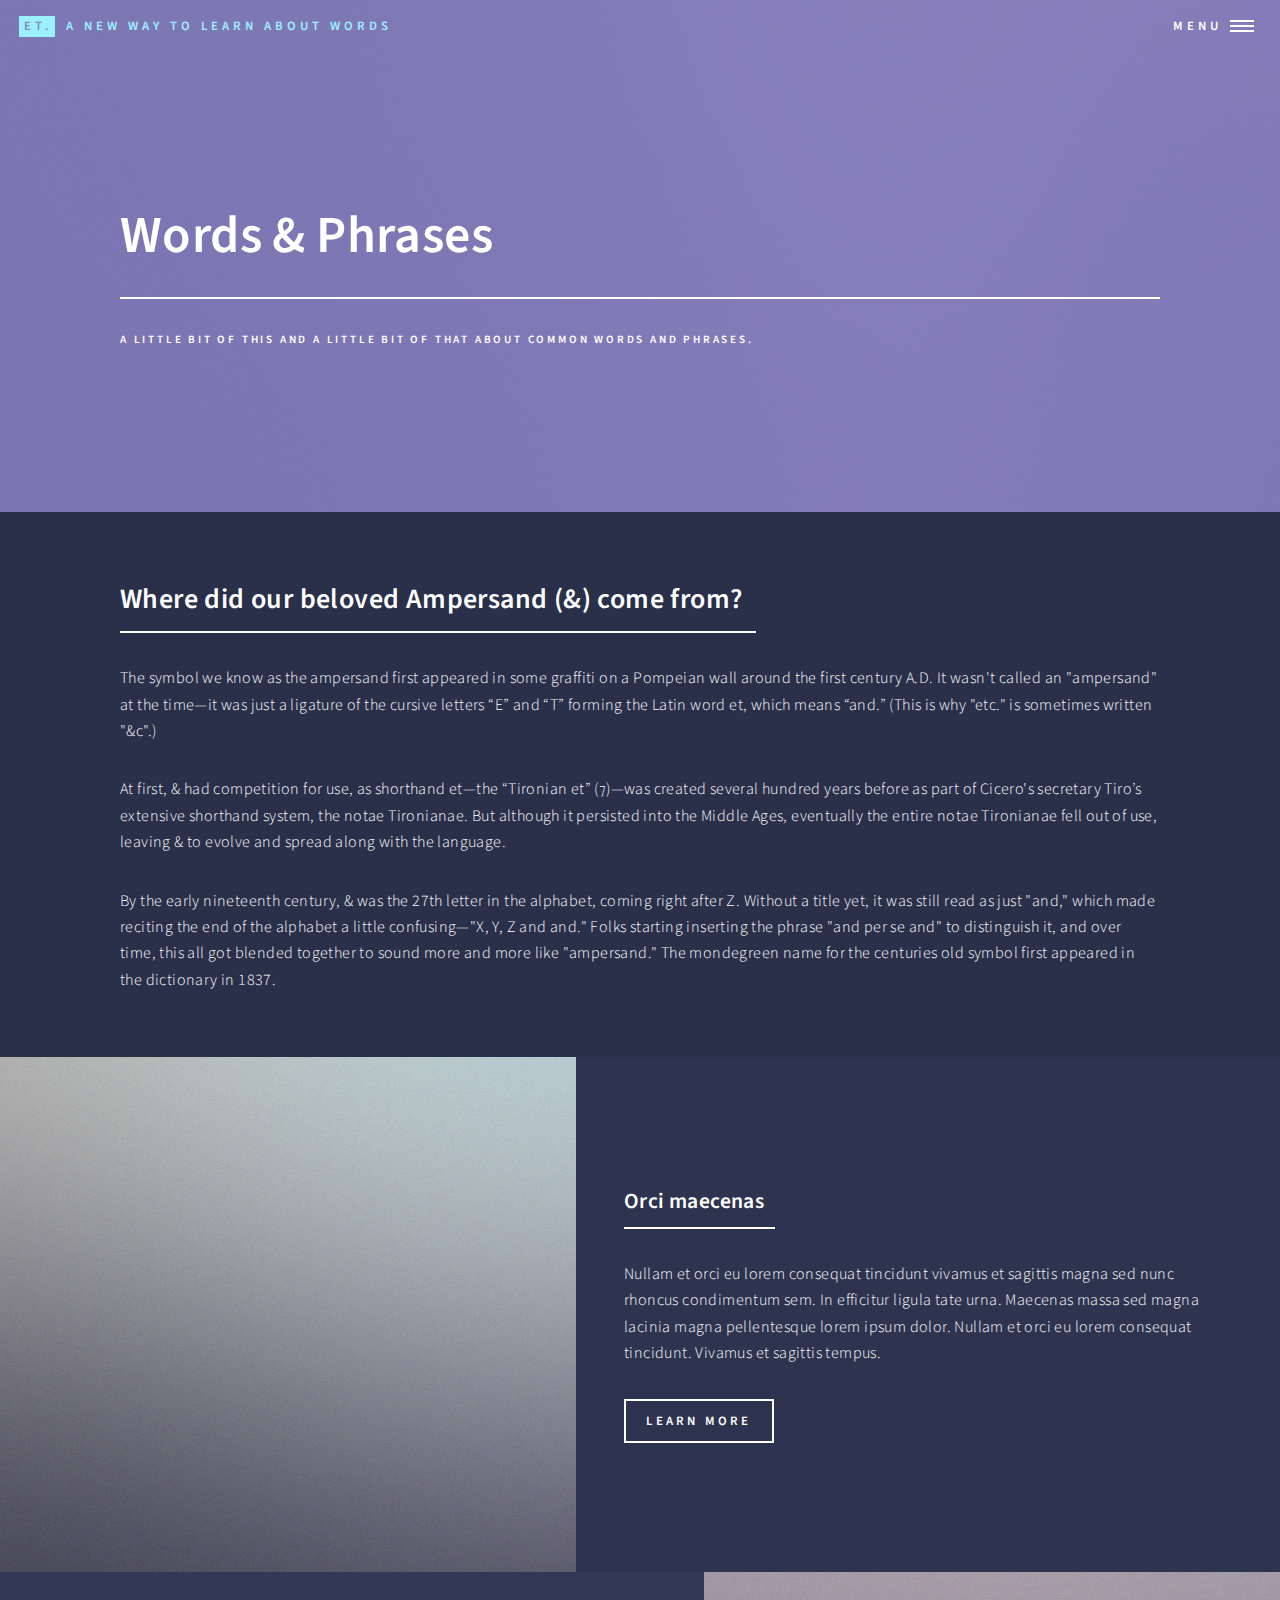
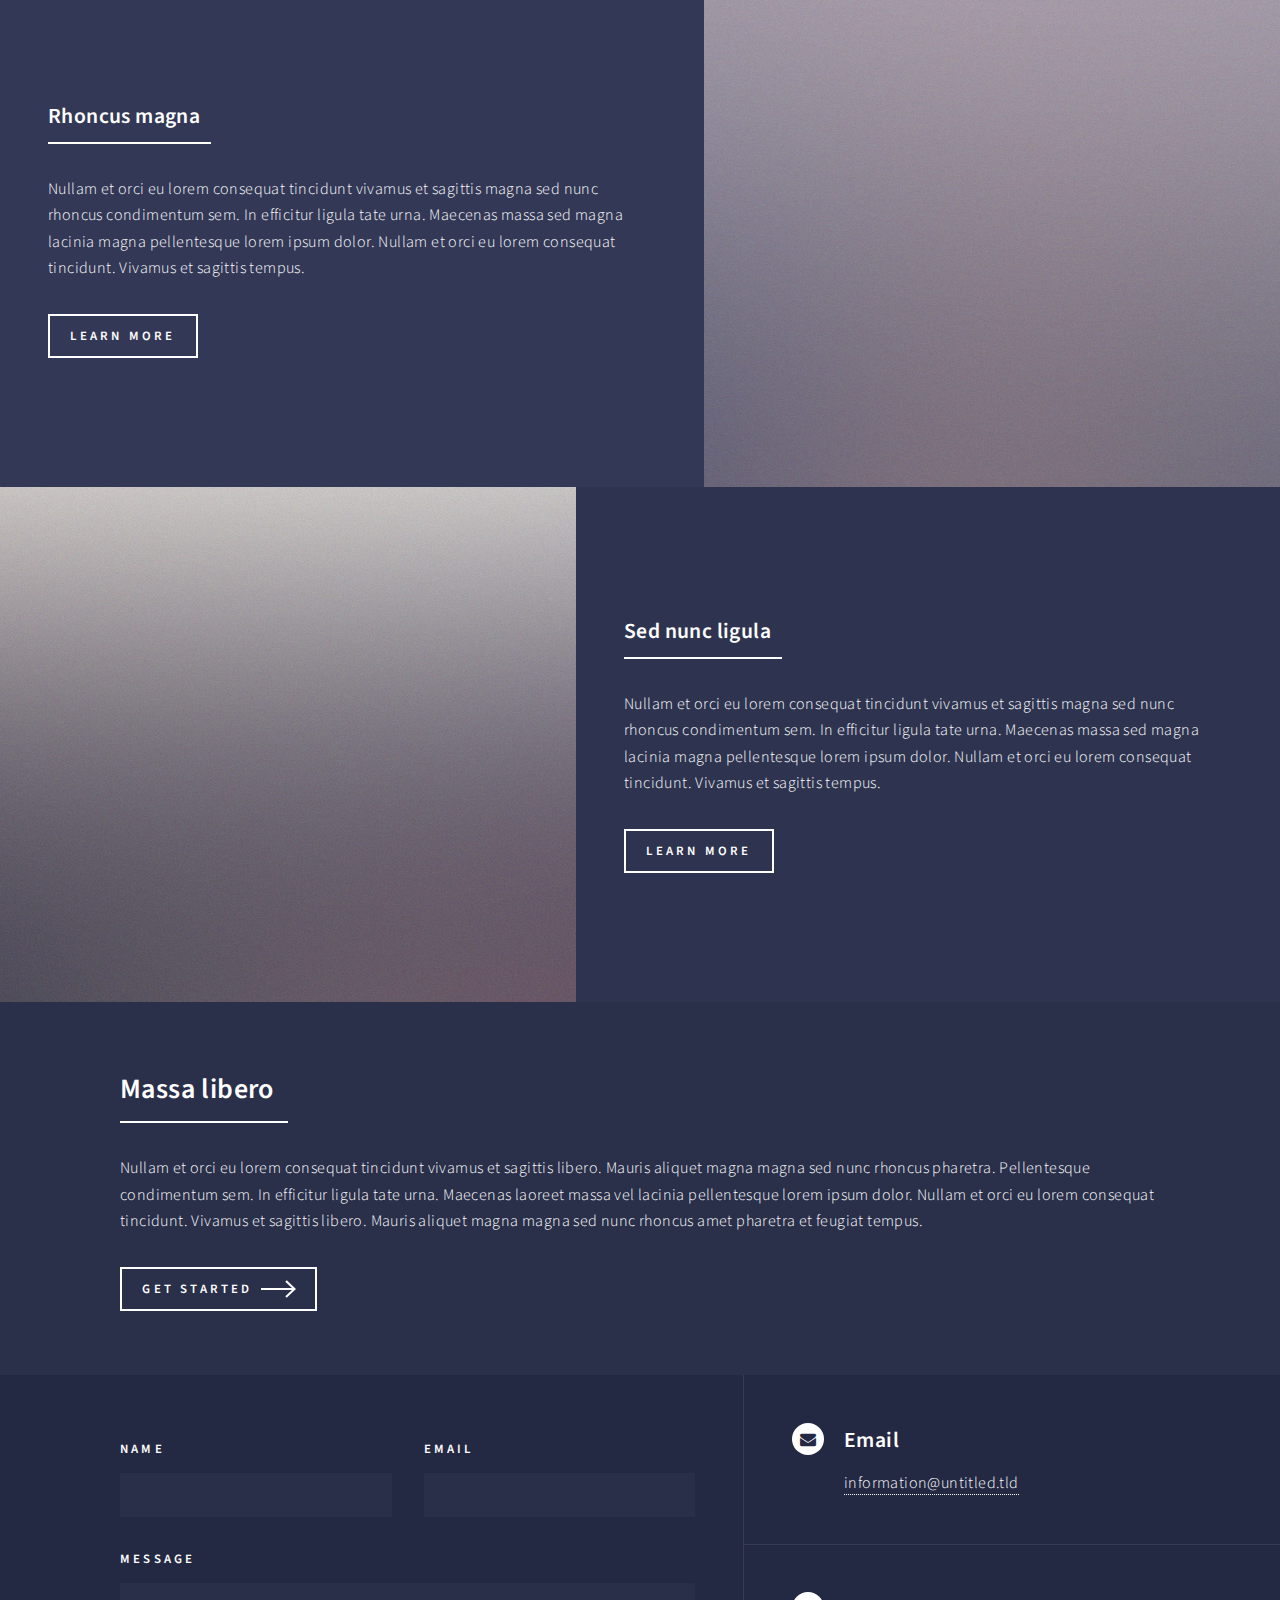
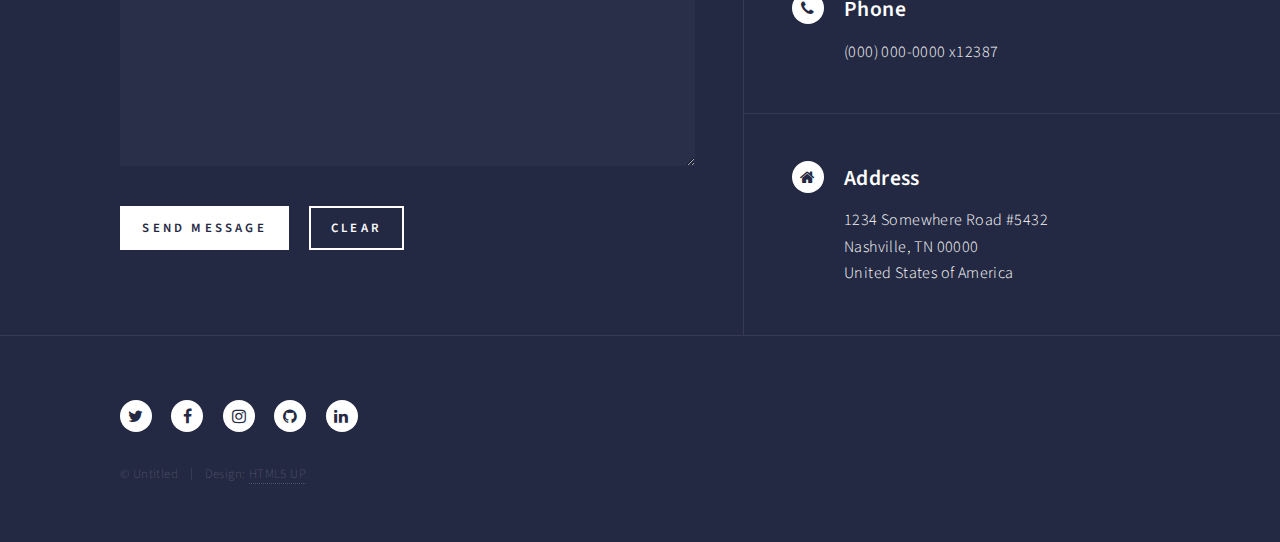
<file: html5up-forty/landing.html>
<!DOCTYPE HTML>
<!--
	Forty by HTML5 UP
	html5up.net | @ajlkn
	Free for personal and commercial use under the CCA 3.0 license (html5up.net/license)
-->
<html>
	<head>
		<title>ET. A New Way of Learning about Words</title>
		<meta charset="utf-8" />
		<meta name="viewport" content="width=device-width, initial-scale=1, user-scalable=no" />
		<!--[if lte IE 8]><script src="assets/js/ie/html5shiv.js"></script><![endif]-->
		<link rel="stylesheet" href="assets/css/main.css" />
		<!--[if lte IE 9]><link rel="stylesheet" href="assets/css/ie9.css" /><![endif]-->
		<!--[if lte IE 8]><link rel="stylesheet" href="assets/css/ie8.css" /><![endif]-->
	</head>
	<body>

		<!-- Wrapper -->
			<div id="wrapper">

				<!-- Header -->
				<!-- Note: The "styleN" class below should match that of the banner element. -->
					<header id="header" class="alt style2">
						<a href="index.html" class="logo"><strong>et.</strong> <span>A New Way to learn about words</span></a>
						<nav>
							<a href="#menu">Menu</a>
						</nav>
					</header>

				<!-- Menu -->
					<nav id="menu">
						<ul class="links">
							<li><a href="index.html">Home</a></li>
							<li><a href="landing.html">Words & Phrases</a></li>
							<li><a href="generic.html">Music & Things</a></li>
							<li><a href="elements.html">About Us</a></li>
						</ul>
						<ul class="actions vertical">
							<li><a href="#" class="button special fit">Get Started</a></li>
							<li><a href="#" class="button fit">Log In</a></li>
						</ul>
					</nav>

				<!-- Banner -->
				<!-- Note: The "styleN" class below should match that of the header element. -->
					<section id="banner" class="style2">
						<div class="inner">
							<span class="image">
								<img src="images/pic07.jpg" alt="" />
							</span>
							<header class="major">
								<h1>Words & Phrases</h1>
							</header>
							<div class="content">
								<p>A little bit of this and a little bit of that about common words and phrases.</p>
							</div>
						</div>
					</section>

				<!-- Main -->
					<div id="main">

						<!-- One -->
							<section id="one">
								<div class="inner">
									<header class="major">
										<h2>Where did our beloved Ampersand (&) come from?</h2>
									</header>
									<p>The symbol we know as the ampersand first appeared in some graffiti on a Pompeian wall around the first century A.D. It wasn't called an "ampersand" at the time—it was just a ligature of the cursive letters “E” and “T” forming the Latin word et, which means “and.” (This is why "etc." is sometimes written "&c".)</p>
									<p>At first, & had competition for use, as shorthand et—the “Tironian et” (⁊)—was created several hundred years before as part of Cicero's secretary Tiro’s extensive shorthand system, the notae Tironianae. But although it persisted into the Middle Ages, eventually the entire notae Tironianae fell out of use, leaving & to evolve and spread along with the language.</p>
									<p>By the early nineteenth century, & was the 27th letter in the alphabet, coming right after Z. Without a title yet, it was still read as just "and," which made reciting the end of the alphabet a little confusing—"X, Y, Z and and." Folks starting inserting the phrase "and per se and" to distinguish it, and over time, this all got blended together to sound more and more like "ampersand." The mondegreen name for the centuries old symbol first appeared in the dictionary in 1837.</p>

								</div>
							</section>

						<!-- Two -->
							<section id="two" class="spotlights">
								<section>
									<a href="generic.html" class="image">
										<img src="images/pic08.jpg" alt="" data-position="center center" />
									</a>
									<div class="content">
										<div class="inner">
											<header class="major">
												<h3>Orci maecenas</h3>
											</header>
											<p>Nullam et orci eu lorem consequat tincidunt vivamus et sagittis magna sed nunc rhoncus condimentum sem. In efficitur ligula tate urna. Maecenas massa sed magna lacinia magna pellentesque lorem ipsum dolor. Nullam et orci eu lorem consequat tincidunt. Vivamus et sagittis tempus.</p>
											<ul class="actions">
												<li><a href="generic.html" class="button">Learn more</a></li>
											</ul>
										</div>
									</div>
								</section>
								<section>
									<a href="generic.html" class="image">
										<img src="images/pic09.jpg" alt="" data-position="top center" />
									</a>
									<div class="content">
										<div class="inner">
											<header class="major">
												<h3>Rhoncus magna</h3>
											</header>
											<p>Nullam et orci eu lorem consequat tincidunt vivamus et sagittis magna sed nunc rhoncus condimentum sem. In efficitur ligula tate urna. Maecenas massa sed magna lacinia magna pellentesque lorem ipsum dolor. Nullam et orci eu lorem consequat tincidunt. Vivamus et sagittis tempus.</p>
											<ul class="actions">
												<li><a href="generic.html" class="button">Learn more</a></li>
											</ul>
										</div>
									</div>
								</section>
								<section>
									<a href="generic.html" class="image">
										<img src="images/pic10.jpg" alt="" data-position="25% 25%" />
									</a>
									<div class="content">
										<div class="inner">
											<header class="major">
												<h3>Sed nunc ligula</h3>
											</header>
											<p>Nullam et orci eu lorem consequat tincidunt vivamus et sagittis magna sed nunc rhoncus condimentum sem. In efficitur ligula tate urna. Maecenas massa sed magna lacinia magna pellentesque lorem ipsum dolor. Nullam et orci eu lorem consequat tincidunt. Vivamus et sagittis tempus.</p>
											<ul class="actions">
												<li><a href="generic.html" class="button">Learn more</a></li>
											</ul>
										</div>
									</div>
								</section>
							</section>

						<!-- Three -->
							<section id="three">
								<div class="inner">
									<header class="major">
										<h2>Massa libero</h2>
									</header>
									<p>Nullam et orci eu lorem consequat tincidunt vivamus et sagittis libero. Mauris aliquet magna magna sed nunc rhoncus pharetra. Pellentesque condimentum sem. In efficitur ligula tate urna. Maecenas laoreet massa vel lacinia pellentesque lorem ipsum dolor. Nullam et orci eu lorem consequat tincidunt. Vivamus et sagittis libero. Mauris aliquet magna magna sed nunc rhoncus amet pharetra et feugiat tempus.</p>
									<ul class="actions">
										<li><a href="generic.html" class="button next">Get Started</a></li>
									</ul>
								</div>
							</section>

					</div>

				<!-- Contact -->
					<section id="contact">
						<div class="inner">
							<section>
								<form method="post" action="#">
									<div class="field half first">
										<label for="name">Name</label>
										<input type="text" name="name" id="name" />
									</div>
									<div class="field half">
										<label for="email">Email</label>
										<input type="text" name="email" id="email" />
									</div>
									<div class="field">
										<label for="message">Message</label>
										<textarea name="message" id="message" rows="6"></textarea>
									</div>
									<ul class="actions">
										<li><input type="submit" value="Send Message" class="special" /></li>
										<li><input type="reset" value="Clear" /></li>
									</ul>
								</form>
							</section>
							<section class="split">
								<section>
									<div class="contact-method">
										<span class="icon alt fa-envelope"></span>
										<h3>Email</h3>
										<a href="#">information@untitled.tld</a>
									</div>
								</section>
								<section>
									<div class="contact-method">
										<span class="icon alt fa-phone"></span>
										<h3>Phone</h3>
										<span>(000) 000-0000 x12387</span>
									</div>
								</section>
								<section>
									<div class="contact-method">
										<span class="icon alt fa-home"></span>
										<h3>Address</h3>
										<span>1234 Somewhere Road #5432<br />
										Nashville, TN 00000<br />
										United States of America</span>
									</div>
								</section>
							</section>
						</div>
					</section>

				<!-- Footer -->
					<footer id="footer">
						<div class="inner">
							<ul class="icons">
								<li><a href="#" class="icon alt fa-twitter"><span class="label">Twitter</span></a></li>
								<li><a href="#" class="icon alt fa-facebook"><span class="label">Facebook</span></a></li>
								<li><a href="#" class="icon alt fa-instagram"><span class="label">Instagram</span></a></li>
								<li><a href="#" class="icon alt fa-github"><span class="label">GitHub</span></a></li>
								<li><a href="#" class="icon alt fa-linkedin"><span class="label">LinkedIn</span></a></li>
							</ul>
							<ul class="copyright">
								<li>&copy; Untitled</li><li>Design: <a href="https://html5up.net">HTML5 UP</a></li>
							</ul>
						</div>
					</footer>

			</div>

		<!-- Scripts -->
			<script src="assets/js/jquery.min.js"></script>
			<script src="assets/js/jquery.scrolly.min.js"></script>
			<script src="assets/js/jquery.scrollex.min.js"></script>
			<script src="assets/js/skel.min.js"></script>
			<script src="assets/js/util.js"></script>
			<!--[if lte IE 8]><script src="assets/js/ie/respond.min.js"></script><![endif]-->
			<script src="assets/js/main.js"></script>

	</body>
</html>
</file>
<file: Et/assets/css/ie9.css>
/*
	Forty by HTML5 UP
	html5up.net | @ajlkn
	Free for personal and commercial use under the CCA 3.0 license (html5up.net/license)
*/

/* Spotlights */

	.spotlights > section:after {
		content: '';
		display: block;
		clear: both;
	}

	.spotlights > section > .image {
		float: left;
	}

	.spotlights > section > .content {
		float: left;
	}

/* Tiles */

	.tiles:after {
		content: '';
		display: block;
		clear: both;
	}

	.tiles article {
		padding: 8em 4em 6em 4em ;
		float: left;
		height: auto;
		max-height: none;
		min-height: 0;
	}

/* Header */

	#header .logo {
		position: absolute;
		top: 0;
		left: 0;
	}

	#header nav {
		position: absolute;
		top: 0;
		right: 0;
	}

/* Banner */

	#banner {
		padding: 7em 0 4em 0 ;
		background-attachment: scroll;
		height: auto;
		max-height: none;
		min-height: 0;
	}

		#banner > .inner .content {
			display: block;
		}

			#banner > .inner .content > * {
				margin-left: 0;
				margin: 0 0 2em 0;
			}

		#banner.major {
			height: auto;
			max-height: none;
			min-height: 0;
		}

/* Contact */

	#contact:after {
		content: '';
		display: block;
		clear: both;
	}

	#contact > .inner > * {
		float: left;
	}

/* Menu */

	#menu .inner {
		margin: 0 auto;
	}
</file>
<file: Et/assets/css/ie8.css>
/*
	Forty by HTML5 UP
	html5up.net | @ajlkn
	Free for personal and commercial use under the CCA 3.0 license (html5up.net/license)
*/

/* Button */

	.button {
		border: solid 2px !important;
	}

		.button.next {
			padding-right: 1.75em;
		}

			.button.next:before, .button.next:after {
				display: none;
			}

/* Tiles */

	.tiles article {
		width: 50%;
		-ms-behavior: url("assets/js/ie/backgroundsize.min.htc");
		background-size: cover;
	}

/* Banner */

	#banner {
		-ms-behavior: url("assets/js/ie/backgroundsize.min.htc");
	}

		#banner:after {
			display: none;
		}

/* Menu */

	#menu {
		background: #242943;
	}
</file>
<file: html5up-forty/assets/css/ie9.css>
/*
	Forty by HTML5 UP
	html5up.net | @ajlkn
	Free for personal and commercial use under the CCA 3.0 license (html5up.net/license)
*/

/* Spotlights */

	.spotlights > section:after {
		content: '';
		display: block;
		clear: both;
	}

	.spotlights > section > .image {
		float: left;
	}

	.spotlights > section > .content {
		float: left;
	}

/* Tiles */

	.tiles:after {
		content: '';
		display: block;
		clear: both;
	}

	.tiles article {
		padding: 8em 4em 6em 4em ;
		float: left;
		height: auto;
		max-height: none;
		min-height: 0;
	}

/* Header */

	#header .logo {
		position: absolute;
		top: 0;
		left: 0;
	}

	#header nav {
		position: absolute;
		top: 0;
		right: 0;
	}

/* Banner */

	#banner {
		padding: 7em 0 4em 0 ;
		background-attachment: scroll;
		height: auto;
		max-height: none;
		min-height: 0;
	}

		#banner > .inner .content {
			display: block;
		}

			#banner > .inner .content > * {
				margin-left: 0;
				margin: 0 0 2em 0;
			}

		#banner.major {
			height: auto;
			max-height: none;
			min-height: 0;
		}

/* Contact */

	#contact:after {
		content: '';
		display: block;
		clear: both;
	}

	#contact > .inner > * {
		float: left;
	}

/* Menu */

	#menu .inner {
		margin: 0 auto;
	}
</file>
<file: html5up-forty/assets/css/ie8.css>
/*
	Forty by HTML5 UP
	html5up.net | @ajlkn
	Free for personal and commercial use under the CCA 3.0 license (html5up.net/license)
*/

/* Button */

	.button {
		border: solid 2px !important;
	}

		.button.next {
			padding-right: 1.75em;
		}

			.button.next:before, .button.next:after {
				display: none;
			}

/* Tiles */

	.tiles article {
		width: 50%;
		-ms-behavior: url("assets/js/ie/backgroundsize.min.htc");
		background-size: cover;
	}

/* Banner */

	#banner {
		-ms-behavior: url("assets/js/ie/backgroundsize.min.htc");
	}

		#banner:after {
			display: none;
		}

/* Menu */

	#menu {
		background: #242943;
	}
</file>
<file: Et/assets/css/main.css>
@import url(font-awesome.min.css);
@import url("https://fonts.googleapis.com/css?family=Source+Sans+Pro:300,300italic,600,600italic");

/*
	Forty by HTML5 UP
	html5up.net | @ajlkn
	Free for personal and commercial use under the CCA 3.0 license (html5up.net/license)
*/

/* Reset */

	html, body, div, span, applet, object, iframe, h1, h2, h3, h4, h5, h6, p, blockquote, pre, a, abbr, acronym, address, big, cite, code, del, dfn, em, img, ins, kbd, q, s, samp, small, strike, strong, sub, sup, tt, var, b, u, i, center, dl, dt, dd, ol, ul, li, fieldset, form, label, legend, table, caption, tbody, tfoot, thead, tr, th, td, article, aside, canvas, details, embed, figure, figcaption, footer, header, hgroup, menu, nav, output, ruby, section, summary, time, mark, audio, video {
		margin: 0;
		padding: 0;
		border: 0;
		font-size: 100%;
		font: inherit;
		vertical-align: baseline;
	}

	article, aside, details, figcaption, figure, footer, header, hgroup, menu, nav, section {
		display: block;
	}

	body {
		line-height: 1;
	}

	ol, ul {
		list-style: none;
	}

	blockquote, q {
		quotes: none;
	}

	blockquote:before, blockquote:after, q:before, q:after {
		content: '';
		content: none;
	}

	table {
		border-collapse: collapse;
		border-spacing: 0;
	}

	body {
		-webkit-text-size-adjust: none;
	}
 .buttoned{
	 padding: 70px
 }
  /*box
{
	padding-right: 20px;
}*/
/* Box Model */

	*, *:before, *:after {
		-moz-box-sizing: border-box;
		-webkit-box-sizing: border-box;
		box-sizing: border-box;
	}

/* Grid */
.floating{
	display:flex;
}
#button1{
	width:10%;
}
#query{
	width:101%;
	margin-right:2%;
}
.ontop{
	z-index: 999999999999999999999 !important;
}

	.row {
		border-bottom: solid 1px transparent;
		-moz-box-sizing: border-box;
		-webkit-box-sizing: border-box;
		box-sizing: border-box;
	}

	.row > * {
		float: left;
		-moz-box-sizing: border-box;
		-webkit-box-sizing: border-box;
		box-sizing: border-box;
	}

	.row:after, .row:before {
		content: '';
		display: block;
		clear: both;
		height: 0;
	}

	.row.uniform > * > :first-child {
		margin-top: 0;
	}

	.row.uniform > * > :last-child {
		margin-bottom: 0;
	}

	.row.\30 \25 > * {
		padding: 0 0 0 0em;
	}

	.row.\30 \25 {
		margin: 0 0 -1px 0em;
	}

	.row.uniform.\30 \25 > * {
		padding: 0em 0 0 0em;
	}

	.row.uniform.\30 \25 {
		margin: 0em 0 -1px 0em;
	}

	.row > * {
		padding: 0 0 0 2em;
	}

	.row {
		margin: 0 0 -1px -2em;
	}

	.row.uniform > * {
		padding: 2em 0 0 2em;
	}

	.row.uniform {
		margin: -2em 0 -1px -2em;
	}

	.row.\32 00\25 > * {
		padding: 0 0 0 4em;
	}

	.row.\32 00\25 {
		margin: 0 0 -1px -4em;
	}

	.row.uniform.\32 00\25 > * {
		padding: 4em 0 0 4em;
	}

	.row.uniform.\32 00\25 {
		margin: -4em 0 -1px -4em;
	}

	.row.\31 50\25 > * {
		padding: 0 0 0 3em;
	}

	.row.\31 50\25 {
		margin: 0 0 -1px -3em;
	}

	.row.uniform.\31 50\25 > * {
		padding: 3em 0 0 3em;
	}

	.row.uniform.\31 50\25 {
		margin: -3em 0 -1px -3em;
	}

	.row.\35 0\25 > * {
		padding: 0 0 0 1em;
	}

	.row.\35 0\25 {
		margin: 0 0 -1px -1em;
	}

	.row.uniform.\35 0\25 > * {
		padding: 1em 0 0 1em;
	}

	.row.uniform.\35 0\25 {
		margin: -1em 0 -1px -1em;
	}

	.row.\32 5\25 > * {
		padding: 0 0 0 0.5em;
	}

	.row.\32 5\25 {
		margin: 0 0 -1px -0.5em;
	}

	.row.uniform.\32 5\25 > * {
		padding: 0.5em 0 0 0.5em;
	}

	.row.uniform.\32 5\25 {
		margin: -0.5em 0 -1px -0.5em;
	}

	.\31 2u, .\31 2u\24 {
		width: 100%;
		clear: none;
		margin-left: 0;
	}

	.\31 1u, .\31 1u\24 {
		width: 91.6666666667%;
		clear: none;
		margin-left: 0;
	}

	.\31 0u, .\31 0u\24 {
		width: 83.3333333333%;
		clear: none;
		margin-left: 0;
	}

	.\39 u, .\39 u\24 {
		width: 75%;
		clear: none;
		margin-left: 0;
	}

	.\38 u, .\38 u\24 {
		width: 66.6666666667%;
		clear: none;
		margin-left: 0;
	}

	.\37 u, .\37 u\24 {
		width: 58.3333333333%;
		clear: none;
		margin-left: 0;
	}

	.\36 u, .\36 u\24 {
		width: 50%;
		clear: none;
		margin-left: 0;
	}

	.\35 u, .\35 u\24 {
		width: 41.6666666667%;
		clear: none;
		margin-left: 0;
	}

	.\34 u, .\34 u\24 {
		width: 33.3333333333%;
		clear: none;
		margin-left: 0;
	}

	.\33 u, .\33 u\24 {
		width: 25%;
		clear: none;
		margin-left: 0;
	}

	.\32 u, .\32 u\24 {
		width: 16.6666666667%;
		clear: none;
		margin-left: 0;
	}

	.\31 u, .\31 u\24 {
		width: 8.3333333333%;
		clear: none;
		margin-left: 0;
	}

	.\31 2u\24 + *,
	.\31 1u\24 + *,
	.\31 0u\24 + *,
	.\39 u\24 + *,
	.\38 u\24 + *,
	.\37 u\24 + *,
	.\36 u\24 + *,
	.\35 u\24 + *,
	.\34 u\24 + *,
	.\33 u\24 + *,
	.\32 u\24 + *,
	.\31 u\24 + * {
		clear: left;
	}

	.\-11u {
		margin-left: 91.66667%;
	}

	.\-10u {
		margin-left: 83.33333%;
	}

	.\-9u {
		margin-left: 75%;
	}

	.\-8u {
		margin-left: 66.66667%;
	}

	.\-7u {
		margin-left: 58.33333%;
	}

	.\-6u {
		margin-left: 50%;
	}

	.\-5u {
		margin-left: 41.66667%;
	}

	.\-4u {
		margin-left: 33.33333%;
	}

	.\-3u {
		margin-left: 25%;
	}

	.\-2u {
		margin-left: 16.66667%;
	}

	.\-1u {
		margin-left: 8.33333%;
	}

	@media screen and (max-width: 1680px) {

		.row > * {
			padding: 0 0 0 2em;
		}

		.row {
			margin: 0 0 -1px -2em;
		}

		.row.uniform > * {
			padding: 2em 0 0 2em;
		}

		.row.uniform {
			margin: -2em 0 -1px -2em;
		}

		.row.\32 00\25 > * {
			padding: 0 0 0 4em;
		}

		.row.\32 00\25 {
			margin: 0 0 -1px -4em;
		}

		.row.uniform.\32 00\25 > * {
			padding: 4em 0 0 4em;
		}

		.row.uniform.\32 00\25 {
			margin: -4em 0 -1px -4em;
		}

		.row.\31 50\25 > * {
			padding: 0 0 0 3em;
		}

		.row.\31 50\25 {
			margin: 0 0 -1px -3em;
		}

		.row.uniform.\31 50\25 > * {
			padding: 3em 0 0 3em;
		}

		.row.uniform.\31 50\25 {
			margin: -3em 0 -1px -3em;
		}

		.row.\35 0\25 > * {
			padding: 0 0 0 1em;
		}

		.row.\35 0\25 {
			margin: 0 0 -1px -1em;
		}

		.row.uniform.\35 0\25 > * {
			padding: 1em 0 0 1em;
		}

		.row.uniform.\35 0\25 {
			margin: -1em 0 -1px -1em;
		}

		.row.\32 5\25 > * {
			padding: 0 0 0 0.5em;
		}

		.row.\32 5\25 {
			margin: 0 0 -1px -0.5em;
		}

		.row.uniform.\32 5\25 > * {
			padding: 0.5em 0 0 0.5em;
		}

		.row.uniform.\32 5\25 {
			margin: -0.5em 0 -1px -0.5em;
		}

		.\31 2u\28xlarge\29, .\31 2u\24\28xlarge\29 {
			width: 100%;
			clear: none;
			margin-left: 0;
		}

		.\31 1u\28xlarge\29, .\31 1u\24\28xlarge\29 {
			width: 91.6666666667%;
			clear: none;
			margin-left: 0;
		}

		.\31 0u\28xlarge\29, .\31 0u\24\28xlarge\29 {
			width: 83.3333333333%;
			clear: none;
			margin-left: 0;
		}

		.\39 u\28xlarge\29, .\39 u\24\28xlarge\29 {
			width: 75%;
			clear: none;
			margin-left: 0;
		}

		.\38 u\28xlarge\29, .\38 u\24\28xlarge\29 {
			width: 66.6666666667%;
			clear: none;
			margin-left: 0;
		}

		.\37 u\28xlarge\29, .\37 u\24\28xlarge\29 {
			width: 58.3333333333%;
			clear: none;
			margin-left: 0;
		}

		.\36 u\28xlarge\29, .\36 u\24\28xlarge\29 {
			width: 50%;
			clear: none;
			margin-left: 0;
		}

		.\35 u\28xlarge\29, .\35 u\24\28xlarge\29 {
			width: 41.6666666667%;
			clear: none;
			margin-left: 0;
		}

		.\34 u\28xlarge\29, .\34 u\24\28xlarge\29 {
			width: 33.3333333333%;
			clear: none;
			margin-left: 0;
		}

		.\33 u\28xlarge\29, .\33 u\24\28xlarge\29 {
			width: 25%;
			clear: none;
			margin-left: 0;
		}

		.\32 u\28xlarge\29, .\32 u\24\28xlarge\29 {
			width: 16.6666666667%;
			clear: none;
			margin-left: 0;
		}

		.\31 u\28xlarge\29, .\31 u\24\28xlarge\29 {
			width: 8.3333333333%;
			clear: none;
			margin-left: 0;
		}

		.\31 2u\24\28xlarge\29 + *,
		.\31 1u\24\28xlarge\29 + *,
		.\31 0u\24\28xlarge\29 + *,
		.\39 u\24\28xlarge\29 + *,
		.\38 u\24\28xlarge\29 + *,
		.\37 u\24\28xlarge\29 + *,
		.\36 u\24\28xlarge\29 + *,
		.\35 u\24\28xlarge\29 + *,
		.\34 u\24\28xlarge\29 + *,
		.\33 u\24\28xlarge\29 + *,
		.\32 u\24\28xlarge\29 + *,
		.\31 u\24\28xlarge\29 + * {
			clear: left;
		}

		.\-11u\28xlarge\29 {
			margin-left: 91.66667%;
		}

		.\-10u\28xlarge\29 {
			margin-left: 83.33333%;
		}

		.\-9u\28xlarge\29 {
			margin-left: 75%;
		}

		.\-8u\28xlarge\29 {
			margin-left: 66.66667%;
		}

		.\-7u\28xlarge\29 {
			margin-left: 58.33333%;
		}

		.\-6u\28xlarge\29 {
			margin-left: 50%;
		}

		.\-5u\28xlarge\29 {
			margin-left: 41.66667%;
		}

		.\-4u\28xlarge\29 {
			margin-left: 33.33333%;
		}

		.\-3u\28xlarge\29 {
			margin-left: 25%;
		}

		.\-2u\28xlarge\29 {
			margin-left: 16.66667%;
		}

		.\-1u\28xlarge\29 {
			margin-left: 8.33333%;
		}

	}

	@media screen and (max-width: 1280px) {

		.row > * {
			padding: 0 0 0 1.5em;
		}

		.row {
			margin: 0 0 -1px -1.5em;
		}

		.row.uniform > * {
			padding: 1.5em 0 0 1.5em;
		}

		.row.uniform {
			margin: -1.5em 0 -1px -1.5em;
		}

		.row.\32 00\25 > * {
			padding: 0 0 0 3em;
		}

		.row.\32 00\25 {
			margin: 0 0 -1px -3em;
		}

		.row.uniform.\32 00\25 > * {
			padding: 3em 0 0 3em;
		}

		.row.uniform.\32 00\25 {
			margin: -3em 0 -1px -3em;
		}

		.row.\31 50\25 > * {
			padding: 0 0 0 2.25em;
		}

		.row.\31 50\25 {
			margin: 0 0 -1px -2.25em;
		}

		.row.uniform.\31 50\25 > * {
			padding: 2.25em 0 0 2.25em;
		}

		.row.uniform.\31 50\25 {
			margin: -2.25em 0 -1px -2.25em;
		}

		.row.\35 0\25 > * {
			padding: 0 0 0 0.75em;
		}

		.row.\35 0\25 {
			margin: 0 0 -1px -0.75em;
		}

		.row.uniform.\35 0\25 > * {
			padding: 0.75em 0 0 0.75em;
		}

		.row.uniform.\35 0\25 {
			margin: -0.75em 0 -1px -0.75em;
		}

		.row.\32 5\25 > * {
			padding: 0 0 0 0.375em;
		}

		.row.\32 5\25 {
			margin: 0 0 -1px -0.375em;
		}

		.row.uniform.\32 5\25 > * {
			padding: 0.375em 0 0 0.375em;
		}

		.row.uniform.\32 5\25 {
			margin: -0.375em 0 -1px -0.375em;
		}

		.\31 2u\28large\29, .\31 2u\24\28large\29 {
			width: 100%;
			clear: none;
			margin-left: 0;
		}

		.\31 1u\28large\29, .\31 1u\24\28large\29 {
			width: 91.6666666667%;
			clear: none;
			margin-left: 0;
		}

		.\31 0u\28large\29, .\31 0u\24\28large\29 {
			width: 83.3333333333%;
			clear: none;
			margin-left: 0;
		}

		.\39 u\28large\29, .\39 u\24\28large\29 {
			width: 75%;
			clear: none;
			margin-left: 0;
		}

		.\38 u\28large\29, .\38 u\24\28large\29 {
			width: 66.6666666667%;
			clear: none;
			margin-left: 0;
		}

		.\37 u\28large\29, .\37 u\24\28large\29 {
			width: 58.3333333333%;
			clear: none;
			margin-left: 0;
		}

		.\36 u\28large\29, .\36 u\24\28large\29 {
			width: 50%;
			clear: none;
			margin-left: 0;
		}

		.\35 u\28large\29, .\35 u\24\28large\29 {
			width: 41.6666666667%;
			clear: none;
			margin-left: 0;
		}

		.\34 u\28large\29, .\34 u\24\28large\29 {
			width: 33.3333333333%;
			clear: none;
			margin-left: 0;
		}

		.\33 u\28large\29, .\33 u\24\28large\29 {
			width: 25%;
			clear: none;
			margin-left: 0;
		}

		.\32 u\28large\29, .\32 u\24\28large\29 {
			width: 16.6666666667%;
			clear: none;
			margin-left: 0;
		}

		.\31 u\28large\29, .\31 u\24\28large\29 {
			width: 8.3333333333%;
			clear: none;
			margin-left: 0;
		}

		.\31 2u\24\28large\29 + *,
		.\31 1u\24\28large\29 + *,
		.\31 0u\24\28large\29 + *,
		.\39 u\24\28large\29 + *,
		.\38 u\24\28large\29 + *,
		.\37 u\24\28large\29 + *,
		.\36 u\24\28large\29 + *,
		.\35 u\24\28large\29 + *,
		.\34 u\24\28large\29 + *,
		.\33 u\24\28large\29 + *,
		.\32 u\24\28large\29 + *,
		.\31 u\24\28large\29 + * {
			clear: left;
		}

		.\-11u\28large\29 {
			margin-left: 91.66667%;
		}

		.\-10u\28large\29 {
			margin-left: 83.33333%;
		}

		.\-9u\28large\29 {
			margin-left: 75%;
		}

		.\-8u\28large\29 {
			margin-left: 66.66667%;
		}

		.\-7u\28large\29 {
			margin-left: 58.33333%;
		}

		.\-6u\28large\29 {
			margin-left: 50%;
		}

		.\-5u\28large\29 {
			margin-left: 41.66667%;
		}

		.\-4u\28large\29 {
			margin-left: 33.33333%;
		}

		.\-3u\28large\29 {
			margin-left: 25%;
		}

		.\-2u\28large\29 {
			margin-left: 16.66667%;
		}

		.\-1u\28large\29 {
			margin-left: 8.33333%;
		}

	}

	@media screen and (max-width: 980px) {

		.row > * {
			padding: 0 0 0 1.5em;
		}

		.row {
			margin: 0 0 -1px -1.5em;
		}

		.row.uniform > * {
			padding: 1.5em 0 0 1.5em;
		}

		.row.uniform {
			margin: -1.5em 0 -1px -1.5em;
		}

		.row.\32 00\25 > * {
			padding: 0 0 0 3em;
		}

		.row.\32 00\25 {
			margin: 0 0 -1px -3em;
		}

		.row.uniform.\32 00\25 > * {
			padding: 3em 0 0 3em;
		}

		.row.uniform.\32 00\25 {
			margin: -3em 0 -1px -3em;
		}

		.row.\31 50\25 > * {
			padding: 0 0 0 2.25em;
		}

		.row.\31 50\25 {
			margin: 0 0 -1px -2.25em;
		}

		.row.uniform.\31 50\25 > * {
			padding: 2.25em 0 0 2.25em;
		}

		.row.uniform.\31 50\25 {
			margin: -2.25em 0 -1px -2.25em;
		}

		.row.\35 0\25 > * {
			padding: 0 0 0 0.75em;
		}

		.row.\35 0\25 {
			margin: 0 0 -1px -0.75em;
		}

		.row.uniform.\35 0\25 > * {
			padding: 0.75em 0 0 0.75em;
		}

		.row.uniform.\35 0\25 {
			margin: -0.75em 0 -1px -0.75em;
		}

		.row.\32 5\25 > * {
			padding: 0 0 0 0.375em;
		}

		.row.\32 5\25 {
			margin: 0 0 -1px -0.375em;
		}

		.row.uniform.\32 5\25 > * {
			padding: 0.375em 0 0 0.375em;
		}

		.row.uniform.\32 5\25 {
			margin: -0.375em 0 -1px -0.375em;
		}

		.\31 2u\28medium\29, .\31 2u\24\28medium\29 {
			width: 100%;
			clear: none;
			margin-left: 0;
		}

		.\31 1u\28medium\29, .\31 1u\24\28medium\29 {
			width: 91.6666666667%;
			clear: none;
			margin-left: 0;
		}

		.\31 0u\28medium\29, .\31 0u\24\28medium\29 {
			width: 83.3333333333%;
			clear: none;
			margin-left: 0;
		}

		.\39 u\28medium\29, .\39 u\24\28medium\29 {
			width: 75%;
			clear: none;
			margin-left: 0;
		}

		.\38 u\28medium\29, .\38 u\24\28medium\29 {
			width: 66.6666666667%;
			clear: none;
			margin-left: 0;
		}

		.\37 u\28medium\29, .\37 u\24\28medium\29 {
			width: 58.3333333333%;
			clear: none;
			margin-left: 0;
		}

		.\36 u\28medium\29, .\36 u\24\28medium\29 {
			width: 50%;
			clear: none;
			margin-left: 0;
		}

		.\35 u\28medium\29, .\35 u\24\28medium\29 {
			width: 41.6666666667%;
			clear: none;
			margin-left: 0;
		}

		.\34 u\28medium\29, .\34 u\24\28medium\29 {
			width: 33.3333333333%;
			clear: none;
			margin-left: 0;
		}

		.\33 u\28medium\29, .\33 u\24\28medium\29 {
			width: 25%;
			clear: none;
			margin-left: 0;
		}

		.\32 u\28medium\29, .\32 u\24\28medium\29 {
			width: 16.6666666667%;
			clear: none;
			margin-left: 0;
		}

		.\31 u\28medium\29, .\31 u\24\28medium\29 {
			width: 8.3333333333%;
			clear: none;
			margin-left: 0;
		}

		.\31 2u\24\28medium\29 + *,
		.\31 1u\24\28medium\29 + *,
		.\31 0u\24\28medium\29 + *,
		.\39 u\24\28medium\29 + *,
		.\38 u\24\28medium\29 + *,
		.\37 u\24\28medium\29 + *,
		.\36 u\24\28medium\29 + *,
		.\35 u\24\28medium\29 + *,
		.\34 u\24\28medium\29 + *,
		.\33 u\24\28medium\29 + *,
		.\32 u\24\28medium\29 + *,
		.\31 u\24\28medium\29 + * {
			clear: left;
		}

		.\-11u\28medium\29 {
			margin-left: 91.66667%;
		}

		.\-10u\28medium\29 {
			margin-left: 83.33333%;
		}

		.\-9u\28medium\29 {
			margin-left: 75%;
		}

		.\-8u\28medium\29 {
			margin-left: 66.66667%;
		}

		.\-7u\28medium\29 {
			margin-left: 58.33333%;
		}

		.\-6u\28medium\29 {
			margin-left: 50%;
		}

		.\-5u\28medium\29 {
			margin-left: 41.66667%;
		}

		.\-4u\28medium\29 {
			margin-left: 33.33333%;
		}

		.\-3u\28medium\29 {
			margin-left: 25%;
		}

		.\-2u\28medium\29 {
			margin-left: 16.66667%;
		}

		.\-1u\28medium\29 {
			margin-left: 8.33333%;
		}

	}

	@media screen and (max-width: 736px) {

		.row > * {
			padding: 0 0 0 1.25em;
		}

		.row {
			margin: 0 0 -1px -1.25em;
		}

		.row.uniform > * {
			padding: 1.25em 0 0 1.25em;
		}

		.row.uniform {
			margin: -1.25em 0 -1px -1.25em;
		}

		.row.\32 00\25 > * {
			padding: 0 0 0 2.5em;
		}

		.row.\32 00\25 {
			margin: 0 0 -1px -2.5em;
		}

		.row.uniform.\32 00\25 > * {
			padding: 2.5em 0 0 2.5em;
		}

		.row.uniform.\32 00\25 {
			margin: -2.5em 0 -1px -2.5em;
		}

		.row.\31 50\25 > * {
			padding: 0 0 0 1.875em;
		}

		.row.\31 50\25 {
			margin: 0 0 -1px -1.875em;
		}

		.row.uniform.\31 50\25 > * {
			padding: 1.875em 0 0 1.875em;
		}

		.row.uniform.\31 50\25 {
			margin: -1.875em 0 -1px -1.875em;
		}

		.row.\35 0\25 > * {
			padding: 0 0 0 0.625em;
		}

		.row.\35 0\25 {
			margin: 0 0 -1px -0.625em;
		}

		.row.uniform.\35 0\25 > * {
			padding: 0.625em 0 0 0.625em;
		}

		.row.uniform.\35 0\25 {
			margin: -0.625em 0 -1px -0.625em;
		}

		.row.\32 5\25 > * {
			padding: 0 0 0 0.3125em;
		}

		.row.\32 5\25 {
			margin: 0 0 -1px -0.3125em;
		}

		.row.uniform.\32 5\25 > * {
			padding: 0.3125em 0 0 0.3125em;
		}

		.row.uniform.\32 5\25 {
			margin: -0.3125em 0 -1px -0.3125em;
		}

		.\31 2u\28small\29, .\31 2u\24\28small\29 {
			width: 100%;
			clear: none;
			margin-left: 0;
		}

		.\31 1u\28small\29, .\31 1u\24\28small\29 {
			width: 91.6666666667%;
			clear: none;
			margin-left: 0;
		}

		.\31 0u\28small\29, .\31 0u\24\28small\29 {
			width: 83.3333333333%;
			clear: none;
			margin-left: 0;
		}

		.\39 u\28small\29, .\39 u\24\28small\29 {
			width: 75%;
			clear: none;
			margin-left: 0;
		}

		.\38 u\28small\29, .\38 u\24\28small\29 {
			width: 66.6666666667%;
			clear: none;
			margin-left: 0;
		}

		.\37 u\28small\29, .\37 u\24\28small\29 {
			width: 58.3333333333%;
			clear: none;
			margin-left: 0;
		}

		.\36 u\28small\29, .\36 u\24\28small\29 {
			width: 50%;
			clear: none;
			margin-left: 0;
		}

		.\35 u\28small\29, .\35 u\24\28small\29 {
			width: 41.6666666667%;
			clear: none;
			margin-left: 0;
		}

		.\34 u\28small\29, .\34 u\24\28small\29 {
			width: 33.3333333333%;
			clear: none;
			margin-left: 0;
		}

		.\33 u\28small\29, .\33 u\24\28small\29 {
			width: 25%;
			clear: none;
			margin-left: 0;
		}

		.\32 u\28small\29, .\32 u\24\28small\29 {
			width: 16.6666666667%;
			clear: none;
			margin-left: 0;
		}

		.\31 u\28small\29, .\31 u\24\28small\29 {
			width: 8.3333333333%;
			clear: none;
			margin-left: 0;
		}

		.\31 2u\24\28small\29 + *,
		.\31 1u\24\28small\29 + *,
		.\31 0u\24\28small\29 + *,
		.\39 u\24\28small\29 + *,
		.\38 u\24\28small\29 + *,
		.\37 u\24\28small\29 + *,
		.\36 u\24\28small\29 + *,
		.\35 u\24\28small\29 + *,
		.\34 u\24\28small\29 + *,
		.\33 u\24\28small\29 + *,
		.\32 u\24\28small\29 + *,
		.\31 u\24\28small\29 + * {
			clear: left;
		}

		.\-11u\28small\29 {
			margin-left: 91.66667%;
		}

		.\-10u\28small\29 {
			margin-left: 83.33333%;
		}

		.\-9u\28small\29 {
			margin-left: 75%;
		}

		.\-8u\28small\29 {
			margin-left: 66.66667%;
		}

		.\-7u\28small\29 {
			margin-left: 58.33333%;
		}

		.\-6u\28small\29 {
			margin-left: 50%;
		}

		.\-5u\28small\29 {
			margin-left: 41.66667%;
		}

		.\-4u\28small\29 {
			margin-left: 33.33333%;
		}

		.\-3u\28small\29 {
			margin-left: 25%;
		}

		.\-2u\28small\29 {
			margin-left: 16.66667%;
		}

		.\-1u\28small\29 {
			margin-left: 8.33333%;
		}

	}

	@media screen and (max-width: 480px) {

		.row > * {
			padding: 0 0 0 1.25em;
		}

		.row {
			margin: 0 0 -1px -1.25em;
		}

		.row.uniform > * {
			padding: 1.25em 0 0 1.25em;
		}

		.row.uniform {
			margin: -1.25em 0 -1px -1.25em;
		}

		.row.\32 00\25 > * {
			padding: 0 0 0 2.5em;
		}

		.row.\32 00\25 {
			margin: 0 0 -1px -2.5em;
		}

		.row.uniform.\32 00\25 > * {
			padding: 2.5em 0 0 2.5em;
		}

		.row.uniform.\32 00\25 {
			margin: -2.5em 0 -1px -2.5em;
		}

		.row.\31 50\25 > * {
			padding: 0 0 0 1.875em;
		}

		.row.\31 50\25 {
			margin: 0 0 -1px -1.875em;
		}

		.row.uniform.\31 50\25 > * {
			padding: 1.875em 0 0 1.875em;
		}

		.row.uniform.\31 50\25 {
			margin: -1.875em 0 -1px -1.875em;
		}

		.row.\35 0\25 > * {
			padding: 0 0 0 0.625em;
		}

		.row.\35 0\25 {
			margin: 0 0 -1px -0.625em;
		}

		.row.uniform.\35 0\25 > * {
			padding: 0.625em 0 0 0.625em;
		}

		.row.uniform.\35 0\25 {
			margin: -0.625em 0 -1px -0.625em;
		}

		.row.\32 5\25 > * {
			padding: 0 0 0 0.3125em;
		}

		.row.\32 5\25 {
			margin: 0 0 -1px -0.3125em;
		}

		.row.uniform.\32 5\25 > * {
			padding: 0.3125em 0 0 0.3125em;
		}

		.row.uniform.\32 5\25 {
			margin: -0.3125em 0 -1px -0.3125em;
		}

		.\31 2u\28xsmall\29, .\31 2u\24\28xsmall\29 {
			width: 100%;
			clear: none;
			margin-left: 0;
		}

		.\31 1u\28xsmall\29, .\31 1u\24\28xsmall\29 {
			width: 91.6666666667%;
			clear: none;
			margin-left: 0;
		}

		.\31 0u\28xsmall\29, .\31 0u\24\28xsmall\29 {
			width: 83.3333333333%;
			clear: none;
			margin-left: 0;
		}

		.\39 u\28xsmall\29, .\39 u\24\28xsmall\29 {
			width: 75%;
			clear: none;
			margin-left: 0;
		}

		.\38 u\28xsmall\29, .\38 u\24\28xsmall\29 {
			width: 66.6666666667%;
			clear: none;
			margin-left: 0;
		}

		.\37 u\28xsmall\29, .\37 u\24\28xsmall\29 {
			width: 58.3333333333%;
			clear: none;
			margin-left: 0;
		}

		.\36 u\28xsmall\29, .\36 u\24\28xsmall\29 {
			width: 50%;
			clear: none;
			margin-left: 0;
		}

		.\35 u\28xsmall\29, .\35 u\24\28xsmall\29 {
			width: 41.6666666667%;
			clear: none;
			margin-left: 0;
		}

		.\34 u\28xsmall\29, .\34 u\24\28xsmall\29 {
			width: 33.3333333333%;
			clear: none;
			margin-left: 0;
		}

		.\33 u\28xsmall\29, .\33 u\24\28xsmall\29 {
			width: 25%;
			clear: none;
			margin-left: 0;
		}

		.\32 u\28xsmall\29, .\32 u\24\28xsmall\29 {
			width: 16.6666666667%;
			clear: none;
			margin-left: 0;
		}

		.\31 u\28xsmall\29, .\31 u\24\28xsmall\29 {
			width: 8.3333333333%;
			clear: none;
			margin-left: 0;
		}

		.\31 2u\24\28xsmall\29 + *,
		.\31 1u\24\28xsmall\29 + *,
		.\31 0u\24\28xsmall\29 + *,
		.\39 u\24\28xsmall\29 + *,
		.\38 u\24\28xsmall\29 + *,
		.\37 u\24\28xsmall\29 + *,
		.\36 u\24\28xsmall\29 + *,
		.\35 u\24\28xsmall\29 + *,
		.\34 u\24\28xsmall\29 + *,
		.\33 u\24\28xsmall\29 + *,
		.\32 u\24\28xsmall\29 + *,
		.\31 u\24\28xsmall\29 + * {
			clear: left;
		}

		.\-11u\28xsmall\29 {
			margin-left: 91.66667%;
		}

		.\-10u\28xsmall\29 {
			margin-left: 83.33333%;
		}

		.\-9u\28xsmall\29 {
			margin-left: 75%;
		}

		.\-8u\28xsmall\29 {
			margin-left: 66.66667%;
		}

		.\-7u\28xsmall\29 {
			margin-left: 58.33333%;
		}

		.\-6u\28xsmall\29 {
			margin-left: 50%;
		}

		.\-5u\28xsmall\29 {
			margin-left: 41.66667%;
		}

		.\-4u\28xsmall\29 {
			margin-left: 33.33333%;
		}

		.\-3u\28xsmall\29 {
			margin-left: 25%;
		}

		.\-2u\28xsmall\29 {
			margin-left: 16.66667%;
		}

		.\-1u\28xsmall\29 {
			margin-left: 8.33333%;
		}

	}

	@media screen and (max-width: 360px) {

		.row > * {
			padding: 0 0 0 1.25em;
		}

		.row {
			margin: 0 0 -1px -1.25em;
		}

		.row.uniform > * {
			padding: 1.25em 0 0 1.25em;
		}

		.row.uniform {
			margin: -1.25em 0 -1px -1.25em;
		}

		.row.\32 00\25 > * {
			padding: 0 0 0 2.5em;
		}

		.row.\32 00\25 {
			margin: 0 0 -1px -2.5em;
		}

		.row.uniform.\32 00\25 > * {
			padding: 2.5em 0 0 2.5em;
		}

		.row.uniform.\32 00\25 {
			margin: -2.5em 0 -1px -2.5em;
		}

		.row.\31 50\25 > * {
			padding: 0 0 0 1.875em;
		}

		.row.\31 50\25 {
			margin: 0 0 -1px -1.875em;
		}

		.row.uniform.\31 50\25 > * {
			padding: 1.875em 0 0 1.875em;
		}

		.row.uniform.\31 50\25 {
			margin: -1.875em 0 -1px -1.875em;
		}

		.row.\35 0\25 > * {
			padding: 0 0 0 0.625em;
		}

		.row.\35 0\25 {
			margin: 0 0 -1px -0.625em;
		}

		.row.uniform.\35 0\25 > * {
			padding: 0.625em 0 0 0.625em;
		}

		.row.uniform.\35 0\25 {
			margin: -0.625em 0 -1px -0.625em;
		}

		.row.\32 5\25 > * {
			padding: 0 0 0 0.3125em;
		}

		.row.\32 5\25 {
			margin: 0 0 -1px -0.3125em;
		}

		.row.uniform.\32 5\25 > * {
			padding: 0.3125em 0 0 0.3125em;
		}

		.row.uniform.\32 5\25 {
			margin: -0.3125em 0 -1px -0.3125em;
		}

		.\31 2u\28xxsmall\29, .\31 2u\24\28xxsmall\29 {
			width: 100%;
			clear: none;
			margin-left: 0;
		}

		.\31 1u\28xxsmall\29, .\31 1u\24\28xxsmall\29 {
			width: 91.6666666667%;
			clear: none;
			margin-left: 0;
		}

		.\31 0u\28xxsmall\29, .\31 0u\24\28xxsmall\29 {
			width: 83.3333333333%;
			clear: none;
			margin-left: 0;
		}

		.\39 u\28xxsmall\29, .\39 u\24\28xxsmall\29 {
			width: 75%;
			clear: none;
			margin-left: 0;
		}

		.\38 u\28xxsmall\29, .\38 u\24\28xxsmall\29 {
			width: 66.6666666667%;
			clear: none;
			margin-left: 0;
		}

		.\37 u\28xxsmall\29, .\37 u\24\28xxsmall\29 {
			width: 58.3333333333%;
			clear: none;
			margin-left: 0;
		}

		.\36 u\28xxsmall\29, .\36 u\24\28xxsmall\29 {
			width: 50%;
			clear: none;
			margin-left: 0;
		}

		.\35 u\28xxsmall\29, .\35 u\24\28xxsmall\29 {
			width: 41.6666666667%;
			clear: none;
			margin-left: 0;
		}

		.\34 u\28xxsmall\29, .\34 u\24\28xxsmall\29 {
			width: 33.3333333333%;
			clear: none;
			margin-left: 0;
		}

		.\33 u\28xxsmall\29, .\33 u\24\28xxsmall\29 {
			width: 25%;
			clear: none;
			margin-left: 0;
		}

		.\32 u\28xxsmall\29, .\32 u\24\28xxsmall\29 {
			width: 16.6666666667%;
			clear: none;
			margin-left: 0;
		}

		.\31 u\28xxsmall\29, .\31 u\24\28xxsmall\29 {
			width: 8.3333333333%;
			clear: none;
			margin-left: 0;
		}

		.\31 2u\24\28xxsmall\29 + *,
		.\31 1u\24\28xxsmall\29 + *,
		.\31 0u\24\28xxsmall\29 + *,
		.\39 u\24\28xxsmall\29 + *,
		.\38 u\24\28xxsmall\29 + *,
		.\37 u\24\28xxsmall\29 + *,
		.\36 u\24\28xxsmall\29 + *,
		.\35 u\24\28xxsmall\29 + *,
		.\34 u\24\28xxsmall\29 + *,
		.\33 u\24\28xxsmall\29 + *,
		.\32 u\24\28xxsmall\29 + *,
		.\31 u\24\28xxsmall\29 + * {
			clear: left;
		}

		.\-11u\28xxsmall\29 {
			margin-left: 91.66667%;
		}

		.\-10u\28xxsmall\29 {
			margin-left: 83.33333%;
		}

		.\-9u\28xxsmall\29 {
			margin-left: 75%;
		}

		.\-8u\28xxsmall\29 {
			margin-left: 66.66667%;
		}

		.\-7u\28xxsmall\29 {
			margin-left: 58.33333%;
		}

		.\-6u\28xxsmall\29 {
			margin-left: 50%;
		}

		.\-5u\28xxsmall\29 {
			margin-left: 41.66667%;
		}

		.\-4u\28xxsmall\29 {
			margin-left: 33.33333%;
		}

		.\-3u\28xxsmall\29 {
			margin-left: 25%;
		}

		.\-2u\28xxsmall\29 {
			margin-left: 16.66667%;
		}

		.\-1u\28xxsmall\29 {
			margin-left: 8.33333%;
		}

	}

/* Basic */

	@-ms-viewport {
		width: device-width;
	}

	body {
		-ms-overflow-style: scrollbar;
	}

	@media screen and (max-width: 480px) {

		html, body {
			min-width: 320px;
		}

	}

	body {
		background: #242943;
	}

		body.is-loading *, body.is-loading *:before, body.is-loading *:after {
			-moz-animation: none !important;
			-webkit-animation: none !important;
			-ms-animation: none !important;
			animation: none !important;
			-moz-transition: none !important;
			-webkit-transition: none !important;
			-ms-transition: none !important;
			transition: none !important;
		}

/* Type */

	body, input, select, textarea {
		color: #ffffff;
		font-family: "Source Sans Pro", Helvetica, sans-serif;
		font-size: 17pt;
		font-weight: 300;
		letter-spacing: 0.025em;
		line-height: 1.65;
	}

		@media screen and (max-width: 1680px) {

			body, input, select, textarea {
				font-size: 14pt;
			}

		}

		@media screen and (max-width: 1280px) {

			body, input, select, textarea {
				font-size: 12pt;
			}

		}

		@media screen and (max-width: 360px) {

			body, input, select, textarea {
				font-size: 11pt;
			}

		}

	a {
		-moz-transition: color 0.2s ease-in-out, border-bottom-color 0.2s ease-in-out;
		-webkit-transition: color 0.2s ease-in-out, border-bottom-color 0.2s ease-in-out;
		-ms-transition: color 0.2s ease-in-out, border-bottom-color 0.2s ease-in-out;
		transition: color 0.2s ease-in-out, border-bottom-color 0.2s ease-in-out;
		border-bottom: dotted 1px;
		color: inherit;
		text-decoration: none;
	}

		a:hover {
			border-bottom-color: transparent;
			color: #9bf1ff !important;
		}

		a:active {
			color: #53e3fb !important;
		}

	strong, b {
		color: #ffffff;
		font-weight: 600;
	}

	em, i {
		font-style: italic;
	}

	p {
		margin: 0 0 2em 0;
	}

	h1, h2, h3, h4, h5, h6 {
		color: #ffffff;
		font-weight: 600;
		line-height: 1.65;
		margin: 0 0 1em 0;
	}

		h1 a, h2 a, h3 a, h4 a, h5 a, h6 a {
			color: inherit;
			border-bottom: 0;
		}

	h1 {
		font-size: 2.5em;
	}

	h2 {
		font-size: 1.75em;
	}

	h3 {
		font-size: 1.35em;
	}

	h4 {
		font-size: 1.1em;
	}

	h5 {
		font-size: 0.9em;
	}

	h6 {
		font-size: 0.7em;
	}

	@media screen and (max-width: 736px) {

		h1 {
			font-size: 2em;
		}

		h2 {
			font-size: 1.5em;
		}

		h3 {
			font-size: 1.25em;
		}

	}

	sub {
		font-size: 0.8em;
		position: relative;
		top: 0.5em;
	}

	sup {
		font-size: 0.8em;
		position: relative;
		top: -0.5em;
	}

	blockquote {
		border-left: solid 4px rgba(212, 212, 255, 0.1);
		font-style: italic;
		margin: 0 0 2em 0;
		padding: 0.5em 0 0.5em 2em;
	}

	code {
		background: rgba(212, 212, 255, 0.035);
		font-family: "Courier New", monospace;
		font-size: 0.9em;
		margin: 0 0.25em;
		padding: 0.25em 0.65em;
	}

	pre {
		-webkit-overflow-scrolling: touch;
		font-family: "Courier New", monospace;
		font-size: 0.9em;
		margin: 0 0 2em 0;
	}

		pre code {
			display: block;
			line-height: 1.75;
			padding: 1em 1.5em;
			overflow-x: auto;
		}

	hr {
		border: 0;
		border-bottom: solid 1px rgba(212, 212, 255, 0.1);
		margin: 2em 0;
	}

		hr.major {
			margin: 3em 0;
		}

	.align-left {
		text-align: left;
	}

	.align-center {
		text-align: center;
	}

	.align-right {
		text-align: right;
	}

/* Section/Article */

	section.special, article.special {
		text-align: center;
	}

	header.major {
		width: -moz-max-content;
		width: -webkit-max-content;
		width: -ms-max-content;
		width: max-content;
		margin-bottom: 2em;
	}

		header.major > :first-child {
			margin-bottom: 0;
			width: calc(100% + 0.5em);
		}

			header.major > :first-child:after {
				content: '';
				background-color: #ffffff;
				display: block;
				height: 2px;
				margin: 0.325em 0 0.5em 0;
				width: 100%;
			}

		header.major > p {
			font-size: 0.7em;
			font-weight: 600;
			letter-spacing: 0.25em;
			margin-bottom: 0;
			text-transform: uppercase;
		}

		body.is-ie header.major > :first-child:after {
			max-width: 9em;
		}

		body.is-ie header.major > h1:after {
			max-width: 100% !important;
		}

	@media screen and (max-width: 736px) {

		header.major > p br {
			display: none;
		}

	}

/* Form */

	form {
		margin: 0 0 2em 0;
	}

		form .field {
			margin: 0 0 2em 0;
		}

			form .field.half {
				width: 50%;
				float: left;
				padding: 0 0 0 1em;
			}

				form .field.half.first {
					padding: 0 1em 0 0;
				}

		form > .actions {
			margin: 2.5em 0 0 0 !important;
		}

		@media screen and (max-width: 736px) {

			form .field {
				margin: 0 0 1.5em 0;
			}

				form .field.half {
					padding: 0 0 0 0.75em;
				}

					form .field.half.first {
						padding: 0 0.75em 0 0;
					}

			form > .actions {
				margin: 2em 0 0 0 !important;
			}

		}

		@media screen and (max-width: 480px) {

			form .field.half {
				width: 100%;
				float: none;
				padding: 0;
			}

				form .field.half.first {
					padding: 0;
				}

		}

			#query{
		background-color: #708090;
		}
	label {
		color: #ffffff;
		display: block;
		font-size: 0.8em;
		font-weight: 600;
		letter-spacing: 0.25em;
		margin: 0 0 1em 0;
		text-transform: uppercase;
	}

	input[type="text"],
	input[type="password"],
	input[type="email"],
	input[type="tel"],
	input[type="search"],
	input[type="url"],
	select,
	textarea {
		-moz-appearance: none;
		-webkit-appearance: none;
		-ms-appearance: none;
		appearance: none;
		background: rgba(212, 212, 255, 0.035);
		border: none;
		border-radius: 0;
		color: inherit;
		display: block;
		outline: 0;
		padding: 0 1em;
		text-decoration: none;
		width: 100%;
	}

		input[type="text"]:invalid,
		input[type="password"]:invalid,
		input[type="email"]:invalid,
		input[type="tel"]:invalid,
		input[type="search"]:invalid,
		input[type="url"]:invalid,
		select:invalid,
		textarea:invalid {
			box-shadow: none;
		}

		input[type="text"]:focus,
		input[type="password"]:focus,
		input[type="email"]:focus,
		input[type="tel"]:focus,
		input[type="search"]:focus,
		input[type="url"]:focus,
		select:focus,
		textarea:focus {
			border-color: #9bf1ff;
			box-shadow: 0 0 0 2px #9bf1ff;
		}

	.select-wrapper {
		text-decoration: none;
		display: block;
		position: relative;
	}

		.select-wrapper:before {
			-moz-osx-font-smoothing: grayscale;
			-webkit-font-smoothing: antialiased;
			font-family: FontAwesome;
			font-style: normal;
			font-weight: normal;
			text-transform: none !important;
		}

		.select-wrapper:before {
			color: rgba(212, 212, 255, 0.1);
			content: '\f078';
			display: block;
			height: 2.75em;
			line-height: 2.75em;
			pointer-events: none;
			position: absolute;
			right: 0;
			text-align: center;
			top: 0;
			width: 2.75em;
		}

		.select-wrapper select::-ms-expand {
			display: none;
		}

	input[type="text"],
	input[type="password"],
	input[type="email"],
	input[type="tel"],
	input[type="search"],
	input[type="url"],
	select {
		height: 2.75em;
	}

	textarea {
		padding: 0.75em 1em;
	}

	input[type="checkbox"],
	input[type="radio"] {
		-moz-appearance: none;
		-webkit-appearance: none;
		-ms-appearance: none;
		appearance: none;
		display: block;
		float: left;
		margin-right: -2em;
		opacity: 0;
		width: 1em;
		z-index: -1;
	}

		input[type="checkbox"] + label,
		input[type="radio"] + label {
			text-decoration: none;
			color: #ffffff;
			cursor: pointer;
			display: inline-block;
			font-weight: 300;
			padding-left: 2.65em;
			padding-right: 0.75em;
			position: relative;
		}

			input[type="checkbox"] + label:before,
			input[type="radio"] + label:before {
				-moz-osx-font-smoothing: grayscale;
				-webkit-font-smoothing: antialiased;
				font-family: FontAwesome;
				font-style: normal;
				font-weight: normal;
				text-transform: none !important;
			}

			input[type="checkbox"] + label:before,
			input[type="radio"] + label:before {
				background: rgba(212, 212, 255, 0.035);
				content: '';
				display: inline-block;
				height: 1.65em;
				left: 0;
				letter-spacing: 0;
				line-height: 1.58125em;
				position: absolute;
				text-align: center;
				top: 0;
				width: 1.65em;
			}

		input[type="checkbox"]:checked + label:before,
		input[type="radio"]:checked + label:before {
			background: #ffffff;
			border-color: #9bf1ff;
			content: '\f00c';
			color: #242943;
		}

		input[type="checkbox"]:focus + label:before,
		input[type="radio"]:focus + label:before {
			box-shadow: 0 0 0 2px #9bf1ff;
		}

	input[type="radio"] + label:before {
		border-radius: 100%;
	}

	::-webkit-input-placeholder {
		color: rgba(244, 244, 255, 0.2) !important;
		opacity: 1.0;
	}

	:-moz-placeholder {
		color: rgba(244, 244, 255, 0.2) !important;
		opacity: 1.0;
	}

	::-moz-placeholder {
		color: rgba(244, 244, 255, 0.2) !important;
		opacity: 1.0;
	}

	:-ms-input-placeholder {
		color: rgba(244, 244, 255, 0.2) !important;
		opacity: 1.0;
	}

	.formerize-placeholder {
		color: rgba(244, 244, 255, 0.2) !important;
		opacity: 1.0;
	}

/* Box */

	.box {
		border: solid 1px rgba(212, 212, 255, 0.1);
		margin-bottom: 2em;
		padding: 1.5em;
	}

		.box > :last-child,
		.box > :last-child > :last-child,
		.box > :last-child > :last-child > :last-child {
			margin-bottom: 0;
		}

		.box.alt {
			border: 0;
			border-radius: 0;
			padding: 0;
		}

/* Icon */

	.icon {
		text-decoration: none;
		border-bottom: none;
		position: relative;
	}

		.icon:before {
			-moz-osx-font-smoothing: grayscale;
			-webkit-font-smoothing: antialiased;
			font-family: FontAwesome;
			font-style: normal;
			font-weight: normal;
			text-transform: none !important;
		}

		.icon > .label {
			display: none;
		}

		.icon.alt:before {
			background-color: #ffffff;
			border-radius: 100%;
			color: #242943;
			display: inline-block;
			height: 2em;
			line-height: 2em;
			text-align: center;
			width: 2em;
		}

	a.icon.alt:before {
		-moz-transition: background-color 0.2s ease-in-out;
		-webkit-transition: background-color 0.2s ease-in-out;
		-ms-transition: background-color 0.2s ease-in-out;
		transition: background-color 0.2s ease-in-out;
	}

	a.icon.alt:hover:before {
		background-color: #6fc3df;
	}

	a.icon.alt:active:before {
		background-color: #37a6cb;
	}

/* Image */

	.image {
		border: 0;
		display: inline-block;
		position: relative;
	}

		.image img {
			display: block;
		}

		.image.left, .image.right {
			max-width: 30%;
		}

			.image.left img, .image.right img {
				width: 100%;
			}

		.image.left {
			float: left;
			margin: 0 1.5em 1.25em 0;
			top: 0.25em;
		}

		.image.right {
			float: right;
			margin: 0 0 1.25em 1.5em;
			top: 0.25em;
		}

		.image.fit {
			display: block;
			margin: 0 0 2em 0;
			width: 100%;
		}

			.image.fit img {
				width: 100%;
			}

		.image.main {
			display: block;
			margin: 2.5em 0;
			width: 100%;
		}

			.image.main img {
				width: 100%;
			}

			@media screen and (max-width: 736px) {

				.image.main {
					margin: 1.5em 0;
				}

			}

/* List */

	ol {
		list-style: decimal;
		margin: 0 0 2em 0;
		padding-left: 1.25em;
	}

		ol li {
			padding-left: 0.25em;
		}

	ul {
		list-style: disc;
		margin: 0 0 2em 0;
		padding-left: 1em;
	}

		ul li {
			padding-left: 0.5em;
		}

		ul.alt {
			list-style: none;
			padding-left: 0;
		}

			ul.alt li {
				border-top: solid 1px rgba(212, 212, 255, 0.1);
				padding: 0.5em 0;
			}

				ul.alt li:first-child {
					border-top: 0;
					padding-top: 0;
				}

		ul.icons {
			cursor: default;
			list-style: none;
			padding-left: 0;
		}

			ul.icons li {
				display: inline-block;
				padding: 0 1em 0 0;
			}

				ul.icons li:last-child {
					padding-right: 0;
				}

			@media screen and (max-width: 736px) {

				ul.icons li {
					padding: 0 0.75em 0 0;
				}

			}

		ul.actions {
			cursor: default;
			list-style: none;
			padding-left: 0;
		}

			ul.actions li {
				display: inline-block;
				padding: 0 1em 0 0;
				vertical-align: middle;
			}

				ul.actions li:last-child {
					padding-right: 0;
				}

			ul.actions.small li {
				padding: 0 1em 0 0;
			}

			ul.actions.vertical li {
				display: block;
				padding: 1em 0 0 0;
			}

				ul.actions.vertical li:first-child {
					padding-top: 0;
				}

				ul.actions.vertical li > * {
					margin-bottom: 0;
				}

			ul.actions.vertical.small li:first-child {
				padding-top: 0;
			}

			ul.actions.fit {
				display: table;
				margin-left: -1em;
				padding: 0;
				table-layout: fixed;
				width: calc(100% + 1em);
			}

				ul.actions.fit li {
					display: table-cell;
					padding: 0 0 0 1em;
				}

					ul.actions.fit li > * {
						margin-bottom: 0;
					}

				ul.actions.fit.small {
					margin-left: -1em;
					width: calc(100% + 1em);
				}

					ul.actions.fit.small li {
						padding: 0 0 0 1em;
					}

		ul.pagination {
			cursor: default;
			list-style: none;
			padding-left: 0;
		}

			ul.pagination li {
				display: inline-block;
				padding-left: 0;
				vertical-align: middle;
			}

				ul.pagination li > .page {
					-moz-transition: background-color 0.2s ease-in-out, color 0.2s ease-in-out;
					-webkit-transition: background-color 0.2s ease-in-out, color 0.2s ease-in-out;
					-ms-transition: background-color 0.2s ease-in-out, color 0.2s ease-in-out;
					transition: background-color 0.2s ease-in-out, color 0.2s ease-in-out;
					border-bottom: 0;
					display: inline-block;
					font-size: 0.8em;
					font-weight: 600;
					height: 1.5em;
					line-height: 1.5em;
					margin: 0 0.125em;
					min-width: 1.5em;
					padding: 0 0.5em;
					text-align: center;
				}

					ul.pagination li > .page.active {
						background-color: #ffffff;
						color: #242943;
					}

						ul.pagination li > .page.active:hover {
							background-color: #9bf1ff;
							color: #242943 !important;
						}

						ul.pagination li > .page.active:active {
							background-color: #53e3fb;
						}

				ul.pagination li:first-child {
					padding-right: 0.75em;
				}

				ul.pagination li:last-child {
					padding-left: 0.75em;
				}

			@media screen and (max-width: 480px) {

				ul.pagination li:nth-child(n+2):nth-last-child(n+2) {
					display: none;
				}

				ul.pagination li:first-child {
					padding-right: 0;
				}

			}

	dl {
		margin: 0 0 2em 0;
	}

		dl dt {
			display: block;
			font-weight: 600;
			margin: 0 0 1em 0;
		}

		dl dd {
			margin-left: 2em;
		}

/* Table */

	.table-wrapper {
		-webkit-overflow-scrolling: touch;
		overflow-x: auto;
	}

	table {
		margin: 0 0 2em 0;
		width: 100%;
	}

		table tbody tr {
			border: solid 1px rgba(212, 212, 255, 0.1);
			border-left: 0;
			border-right: 0;
		}

			table tbody tr:nth-child(2n + 1) {
				background-color: rgba(212, 212, 255, 0.035);
			}

		table td {
			padding: 0.75em 0.75em;
		}

		table th {
			color: #ffffff;
			font-size: 0.9em;
			font-weight: 600;
			padding: 0 0.75em 0.75em 0.75em;
			text-align: left;
		}

		table thead {
			border-bottom: solid 2px rgba(212, 212, 255, 0.1);
		}

		table tfoot {
			border-top: solid 2px rgba(212, 212, 255, 0.1);
		}

		table.alt {
			border-collapse: separate;
		}

			table.alt tbody tr td {
				border: solid 1px rgba(212, 212, 255, 0.1);
				border-left-width: 0;
				border-top-width: 0;
			}

				table.alt tbody tr td:first-child {
					border-left-width: 1px;
				}

			table.alt tbody tr:first-child td {
				border-top-width: 1px;
			}

			table.alt thead {
				border-bottom: 0;
			}

			table.alt tfoot {
				border-top: 0;
			}

/* Button */

	input[type="submit"],
	input[type="reset"],
	input[type="button"],
	button,
	.button {
		-moz-appearance: none;
		-webkit-appearance: none;
		-ms-appearance: none;
		appearance: none;
		-moz-transition: background-color 0.2s ease-in-out, box-shadow 0.2s ease-in-out, color 0.2s ease-in-out;
		-webkit-transition: background-color 0.2s ease-in-out, box-shadow 0.2s ease-in-out, color 0.2s ease-in-out;
		-ms-transition: background-color 0.2s ease-in-out, box-shadow 0.2s ease-in-out, color 0.2s ease-in-out;
		transition: background-color 0.2s ease-in-out, box-shadow 0.2s ease-in-out, color 0.2s ease-in-out;
		background-color: transparent;
		border: 0;
		border-radius: 0;
		box-shadow: inset 0 0 0 2px #ffffff;
		color: #ffffff;
		cursor: pointer;
		display: inline-block;
		font-size: 0.8em;
		font-weight: 600;
		height: 3.5em;
		letter-spacing: 0.25em;
		line-height: 3.5em;
		padding: 0 1.75em;
		text-align: center;
		text-decoration: none;
		text-transform: uppercase;
		white-space: nowrap;
	}

		input[type="submit"]:hover, input[type="submit"]:active,
		input[type="reset"]:hover,
		input[type="reset"]:active,
		input[type="button"]:hover,
		input[type="button"]:active,
		button:hover,
		button:active,
		.button:hover,
		.button:active {
			box-shadow: inset 0 0 0 2px #9bf1ff;
			color: #9bf1ff;
		}

		input[type="submit"]:active,
		input[type="reset"]:active,
		input[type="button"]:active,
		button:active,
		.button:active {
			background-color: rgba(155, 241, 255, 0.1);
			box-shadow: inset 0 0 0 2px #53e3fb;
			color: #53e3fb;
		}

		input[type="submit"].icon:before,
		input[type="reset"].icon:before,
		input[type="button"].icon:before,
		button.icon:before,
		.button.icon:before {
			margin-right: 0.5em;
		}

		input[type="submit"].fit,
		input[type="reset"].fit,
		input[type="button"].fit,
		button.fit,
		.button.fit {
			display: block;
			margin: 0 0 1em 0;
			width: 100%;
		}

		input[type="submit"].small,
		input[type="reset"].small,
		input[type="button"].small,
		button.small,
		.button.small {
			font-size: 0.6em;
		}

		input[type="submit"].big,
		input[type="reset"].big,
		input[type="button"].big,
		button.big,
		.button.big {
			font-size: 1.25em;
			height: 3em;
			line-height: 3em;
		}

		input[type="submit"].next,
		input[type="reset"].next,
		input[type="button"].next,
		button.next,
		.button.next {
			padding-right: 4.5em;
			position: relative;
		}

			input[type="submit"].next:before, input[type="submit"].next:after,
			input[type="reset"].next:before,
			input[type="reset"].next:after,
			input[type="button"].next:before,
			input[type="button"].next:after,
			button.next:before,
			button.next:after,
			.button.next:before,
			.button.next:after {
				-moz-transition: opacity 0.2s ease-in-out;
				-webkit-transition: opacity 0.2s ease-in-out;
				-ms-transition: opacity 0.2s ease-in-out;
				transition: opacity 0.2s ease-in-out;
				background-position: center right;
				background-repeat: no-repeat;
				background-size: 36px 24px;
				content: '';
				display: block;
				height: 100%;
				position: absolute;
				right: 1.5em;
				top: 0;
				vertical-align: middle;
				width: 36px;
			}

			input[type="submit"].next:before,
			input[type="reset"].next:before,
			input[type="button"].next:before,
			button.next:before,
			.button.next:before {
				background-image: url("data:image/svg+xml;charset=utf8,%3Csvg xmlns='http://www.w3.org/2000/svg' xmlns:xlink='http://www.w3.org/1999/xlink' width='36px' height='24px' viewBox='0 0 36 24' zoomAndPan='disable'%3E%3Cstyle%3Eline %7B stroke: %23ffffff%3B stroke-width: 2px%3B %7D%3C/style%3E%3Cline x1='0' y1='12' x2='34' y2='12' /%3E%3Cline x1='25' y1='4' x2='34' y2='12.5' /%3E%3Cline x1='25' y1='20' x2='34' y2='11.5' /%3E%3C/svg%3E");
			}

			input[type="submit"].next:after,
			input[type="reset"].next:after,
			input[type="button"].next:after,
			button.next:after,
			.button.next:after {
				background-image: url("data:image/svg+xml;charset=utf8,%3Csvg xmlns='http://www.w3.org/2000/svg' xmlns:xlink='http://www.w3.org/1999/xlink' width='36px' height='24px' viewBox='0 0 36 24' zoomAndPan='disable'%3E%3Cstyle%3Eline %7B stroke: %239bf1ff%3B stroke-width: 2px%3B %7D%3C/style%3E%3Cline x1='0' y1='12' x2='34' y2='12' /%3E%3Cline x1='25' y1='4' x2='34' y2='12.5' /%3E%3Cline x1='25' y1='20' x2='34' y2='11.5' /%3E%3C/svg%3E");
				opacity: 0;
				z-index: 1;
			}

			input[type="submit"].next:hover:after, input[type="submit"].next:active:after,
			input[type="reset"].next:hover:after,
			input[type="reset"].next:active:after,
			input[type="button"].next:hover:after,
			input[type="button"].next:active:after,
			button.next:hover:after,
			button.next:active:after,
			.button.next:hover:after,
			.button.next:active:after {
				opacity: 1;
			}

			@media screen and (max-width: 1280px) {

				input[type="submit"].next,
				input[type="reset"].next,
				input[type="button"].next,
				button.next,
				.button.next {
					padding-right: 5em;
				}

			}

		input[type="submit"].special,
		input[type="reset"].special,
		input[type="button"].special,
		button.special,
		.button.special {
			background-color: #ffffff;
			box-shadow: none;
			color: #242943;
		}

			input[type="submit"].special:hover, input[type="submit"].special:active,
			input[type="reset"].special:hover,
			input[type="reset"].special:active,
			input[type="button"].special:hover,
			input[type="button"].special:active,
			button.special:hover,
			button.special:active,
			.button.special:hover,
			.button.special:active {
				background-color: #9bf1ff;
				color: #242943 !important;
			}

			input[type="submit"].special:active,
			input[type="reset"].special:active,
			input[type="button"].special:active,
			button.special:active,
			.button.special:active {
				background-color: #53e3fb;
			}

		input[type="submit"].disabled, input[type="submit"]:disabled,
		input[type="reset"].disabled,
		input[type="reset"]:disabled,
		input[type="button"].disabled,
		input[type="button"]:disabled,
		button.disabled,
		button:disabled,
		.button.disabled,
		.button:disabled {
			-moz-pointer-events: none;
			-webkit-pointer-events: none;
			-ms-pointer-events: none;
			pointer-events: none;
			cursor: default;
			opacity: 0.25;
		}

/* Tiles */

	.tiles {
		display: -moz-flex;
		display: -webkit-flex;
		display: -ms-flex;
		display: flex;
		-moz-flex-wrap: wrap;
		-webkit-flex-wrap: wrap;
		-ms-flex-wrap: wrap;
		flex-wrap: wrap;
		border-top: 0 !important;
	}

		.tiles + * {
			border-top: 0 !important;
		}

		.tiles article {
			-moz-align-items: center;
			-webkit-align-items: center;
			-ms-align-items: center;
			align-items: center;
			display: -moz-flex;
			display: -webkit-flex;
			display: -ms-flex;
			display: flex;
			-moz-transition: -moz-transform 0.25s ease, opacity 0.25s ease, -moz-filter 1s ease, -webkit-filter 1s ease;
			-webkit-transition: -webkit-transform 0.25s ease, opacity 0.25s ease, -webkit-filter 1s ease, -webkit-filter 1s ease;
			-ms-transition: -ms-transform 0.25s ease, opacity 0.25s ease, -ms-filter 1s ease, -webkit-filter 1s ease;
			transition: transform 0.25s ease, opacity 0.25s ease, filter 1s ease, -webkit-filter 1s ease;
			padding: 4em 4em 2em 4em ;
			background-position: center;
			background-repeat: no-repeat;
			background-size: cover;
			cursor: default;
			height: 40vh;
			max-height: 40em;
			min-height: 23em;
			overflow: hidden;
			position: relative;
			width: 40%;
		}

			.tiles article .image {
				display: none;
			}

			.tiles article header {
				position: relative;
				z-index: 3;
			}

			.tiles article h3 {
				font-size: 1.75em;
			}

				.tiles article h3 a:hover {
					color: inherit !important;
				}

			.tiles article .link.primary {
				border: 0;
				height: 100%;
				left: 0;
				position: absolute;
				top: 0;
				width: 100%;
				z-index: 4;
			}

			.tiles article:before {
				-moz-transition: opacity 0.5s ease;
				-webkit-transition: opacity 0.5s ease;
				-ms-transition: opacity 0.5s ease;
				transition: opacity 0.5s ease;
				bottom: 0;
				content: '';
				display: block;
				height: 100%;
				left: 0;
				opacity: 0.85;
				position: absolute;
				width: 100%;
				z-index: 2;
			}

			.tiles article:after {
				background-color: rgba(36, 41, 67, 0.25);
				content: '';
				display: block;
				height: 100%;
				left: 0;
				position: absolute;
				top: 0;
				width: 100%;
				z-index: 1;
			}

			.tiles article:hover:before {
				opacity: 0;
			}

			.tiles article.is-transitioning {
				-moz-transform: scale(0.95);
				-webkit-transform: scale(0.95);
				-ms-transform: scale(0.95);
				transform: scale(0.95);
				-moz-filter: blur(0.5em);
				-webkit-filter: blur(0.5em);
				-ms-filter: blur(0.5em);
				filter: blur(0.5em);
				opacity: 0;
			}

			.tiles article:nth-child(4n - 1), .tiles article:nth-child(4n - 2) {
				width: 60%;
			}

			.tiles article:nth-child(6n - 5):before {
				background-color: #6fc3df;
			}

			.tiles article:nth-child(6n - 4):before {
				background-color: #8d82c4;
			}

			.tiles article:nth-child(6n - 3):before {
				background-color: #ec8d81;
			}

			.tiles article:nth-child(6n - 2):before {
				background-color: #e7b788;
			}

			.tiles article:nth-child(6n - 1):before {
				background-color: #8ea9e8;
			}

			.tiles article:nth-child(6n):before {
				background-color: #87c5a4;
			}

		@media screen and (max-width: 1280px) {

			.tiles article {
				padding: 4em 3em 2em 3em ;
				height: 30vh;
				max-height: 30em;
				min-height: 20em;
			}

		}

		@media screen and (max-width: 980px) {

			.tiles article {
				width: 50% !important;
			}

		}

		@media screen and (max-width: 736px) {

			.tiles article {
				padding: 3em 1.5em 1em 1.5em ;
				height: 16em;
				max-height: none;
				min-height: 0;
			}

				.tiles article h3 {
					font-size: 1.5em;
				}

		}

		@media screen and (max-width: 480px) {

			.tiles {
				display: block;
			}

				.tiles article {
					height: 20em;
					width: 100% !important;
				}

		}

/* Contact Method */

	.contact-method {
		margin: 0 0 2em 0;
		padding-left: 3.25em;
		position: relative;
	}

		.contact-method .icon {
			left: 0;
			position: absolute;
			top: 0;
		}

		.contact-method h3 {
			margin: 0 0 0.5em 0;
		}

/* Spotlights */

	.spotlights {
		border-top: 0 !important;
	}

		.spotlights + * {
			border-top: 0 !important;
		}

		.spotlights > section {
			display: -moz-flex;
			display: -webkit-flex;
			display: -ms-flex;
			display: flex;
			-moz-flex-direction: row;
			-webkit-flex-direction: row;
			-ms-flex-direction: row;
			flex-direction: row;
			background-color: #2e3450;
		}

			.spotlights > section > .image {
				background-position: center center;
				background-size: cover;
				border-radius: 0;
				display: block;
				position: relative;
				width: 30%;
			}

				.spotlights > section > .image img {
					border-radius: 0;
					display: block;
					width: 100%;
				}

				.spotlights > section > .image:before {
					background: rgba(36, 41, 67, 0.9);
					content: '';
					display: block;
					height: 100%;
					left: 0;
					opacity: 0;
					position: absolute;
					top: 0;
					width: 100%;
				}

			.spotlights > section > .content {
				display: -moz-flex;
				display: -webkit-flex;
				display: -ms-flex;
				display: flex;
				-moz-flex-direction: column;
				-webkit-flex-direction: column;
				-ms-flex-direction: column;
				flex-direction: column;
				-moz-justify-content: center;
				-webkit-justify-content: center;
				-ms-justify-content: center;
				justify-content: center;
				-moz-align-items: center;
				-webkit-align-items: center;
				-ms-align-items: center;
				align-items: center;
				padding: 2em 3em 0.1em 3em ;
				width: 70%;
			}

				.spotlights > section > .content > .inner {
					margin: 0 auto;
					max-width: 100%;
					width: 65em;
				}

			.spotlights > section:nth-child(2n) {
				-moz-flex-direction: row-reverse;
				-webkit-flex-direction: row-reverse;
				-ms-flex-direction: row-reverse;
				flex-direction: row-reverse;
				background-color: #333856;
			}

				.spotlights > section:nth-child(2n) > .content {
					-moz-align-items: -moz-flex-end;
					-webkit-align-items: -webkit-flex-end;
					-ms-align-items: -ms-flex-end;
					align-items: flex-end;
				}

		@media screen and (max-width: 1680px) {

			.spotlights > section > .image {
				width: 40%;
			}

			.spotlights > section > .content {
				width: 60%;
			}

		}

		@media screen and (max-width: 1280px) {

			.spotlights > section > .image {
				width: 45%;
			}

			.spotlights > section > .content {
				width: 55%;
			}

		}

		@media screen and (max-width: 980px) {

			.spotlights > section {
				display: block;
			}

				.spotlights > section > .image {
					width: 100%;
				}

				.spotlights > section > .content {
					padding: 4em 3em 2em 3em ;
					width: 100%;
				}

		}

		@media screen and (max-width: 736px) {

			.spotlights > section > .content {
				padding: 3em 1.5em 1em 1.5em ;
			}

		}

/* Header */

	@-moz-keyframes reveal-header {
		0% {
			top: -4em;
			opacity: 0;
		}

		100% {
			top: 0;
			opacity: 1;
		}
	}

	@-webkit-keyframes reveal-header {
		0% {
			top: -4em;
			opacity: 0;
		}

		100% {
			top: 0;
			opacity: 1;
		}
	}

	@-ms-keyframes reveal-header {
		0% {
			top: -4em;
			opacity: 0;
		}

		100% {
			top: 0;
			opacity: 1;
		}
	}

	@keyframes reveal-header {
		0% {
			top: -4em;
			opacity: 0;
		}

		100% {
			top: 0;
			opacity: 1;
		}
	}

	#header {
		display: -moz-flex;
		display: -webkit-flex;
		display: -ms-flex;
		display: flex;
		background-color: #2a2f4a;
		box-shadow: 0 0 0.25em 0 rgba(0, 0, 0, 0.15);
		cursor: default;
		font-weight: 600;
		height: 3.25em;
		left: 0;
		letter-spacing: 0.25em;
		line-height: 3.25em;
		margin: 0;
		position: fixed;
		text-transform: uppercase;
		top: 0;
		width: 100%;
		z-index: 10000;
	}

		#header .logo {
			border: 0;
			display: inline-block;
			font-size: 0.8em;
			height: inherit;
			line-height: inherit;
			padding: 0 1.5em;
		}

			#header .logo strong {
				-moz-transition: background-color 0.2s ease-in-out, color 0.2s ease-in-out;
				-webkit-transition: background-color 0.2s ease-in-out, color 0.2s ease-in-out;
				-ms-transition: background-color 0.2s ease-in-out, color 0.2s ease-in-out;
				transition: background-color 0.2s ease-in-out, color 0.2s ease-in-out;
				background-color: #ffffff;
				color: #242943;
				display: inline-block;
				line-height: 1.65em;
				margin-right: 0.325em;
				padding: 0 0.125em 0 0.375em;
			}

			#header .logo:hover strong {
				background-color: #9bf1ff;
			}

			#header .logo:active strong {
				background-color: #53e3fb;
			}

		#header nav {
			display: -moz-flex;
			display: -webkit-flex;
			display: -ms-flex;
			display: flex;
			-moz-justify-content: -moz-flex-end;
			-webkit-justify-content: -webkit-flex-end;
			-ms-justify-content: -ms-flex-end;
			justify-content: flex-end;
			-moz-flex-grow: 1;
			-webkit-flex-grow: 1;
			-ms-flex-grow: 1;
			flex-grow: 1;
			height: inherit;
			line-height: inherit;
		}

			#header nav a {
				border: 0;
				display: block;
				font-size: 0.8em;
				height: inherit;
				line-height: inherit;
				padding: 0 0.75em;
				position: relative;
				vertical-align: middle;
			}

				#header nav a:last-child {
					padding-right: 1.5em;
				}

				#header nav a[href="#menu"] {
					padding-right: 3.325em !important;
				}

					#header nav a[href="#menu"]:before, #header nav a[href="#menu"]:after {
						background-image: url("data:image/svg+xml;charset=utf8,%3Csvg xmlns='http://www.w3.org/2000/svg' width='24' height='32' viewBox='0 0 24 32' preserveAspectRatio='none'%3E%3Cstyle%3Eline %7B stroke-width: 2px%3B stroke: %23ffffff%3B %7D%3C/style%3E%3Cline x1='0' y1='11' x2='24' y2='11' /%3E%3Cline x1='0' y1='21' x2='24' y2='21' /%3E%3Cline x1='0' y1='16' x2='24' y2='16' /%3E%3C/svg%3E");
						background-position: center;
						background-repeat: no-repeat;
						background-size: 24px 32px;
						content: '';
						display: block;
						height: 100%;
						position: absolute;
						right: 1.5em;
						top: 0;
						vertical-align: middle;
						width: 24px;
					}

					#header nav a[href="#menu"]:after {
						-moz-transition: opacity 0.2s ease-in-out;
						-webkit-transition: opacity 0.2s ease-in-out;
						-ms-transition: opacity 0.2s ease-in-out;
						transition: opacity 0.2s ease-in-out;
						background-image: url("data:image/svg+xml;charset=utf8,%3Csvg xmlns='http://www.w3.org/2000/svg' width='24' height='32' viewBox='0 0 24 32' preserveAspectRatio='none'%3E%3Cstyle%3Eline %7B stroke-width: 2px%3B stroke: %239bf1ff%3B %7D%3C/style%3E%3Cline x1='0' y1='11' x2='24' y2='11' /%3E%3Cline x1='0' y1='21' x2='24' y2='21' /%3E%3Cline x1='0' y1='16' x2='24' y2='16' /%3E%3C/svg%3E");
						opacity: 0;
						z-index: 1;
					}

					#header nav a[href="#menu"]:hover:after, #header nav a[href="#menu"]:active:after {
						opacity: 1;
					}

					#header nav a[href="#menu"]:last-child {
						padding-right: 3.875em !important;
					}

						#header nav a[href="#menu"]:last-child:before, #header nav a[href="#menu"]:last-child:after {
							right: 2em;
						}

		#header.reveal {
			-moz-animation: reveal-header 0.35s ease;
			-webkit-animation: reveal-header 0.35s ease;
			-ms-animation: reveal-header 0.35s ease;
			animation: reveal-header 0.35s ease;
		}

		#header.alt {
			-moz-transition: opacity 2.5s ease;
			-webkit-transition: opacity 2.5s ease;
			-ms-transition: opacity 2.5s ease;
			transition: opacity 2.5s ease;
			-moz-transition-delay: 0.75s;
			-webkit-transition-delay: 0.75s;
			-ms-transition-delay: 0.75s;
			transition-delay: 0.75s;
			-moz-animation: none;
			-webkit-animation: none;
			-ms-animation: none;
			animation: none;
			background-color: transparent;
			box-shadow: none;
			position: absolute;
		}

			#header.alt.style1 .logo strong {
				color: #6fc3df;
			}

			#header.alt.style2 .logo strong {
				color: #8d82c4;
			}

			#header.alt.style3 .logo strong {
				color: #ec8d81;
			}

			#header.alt.style4 .logo strong {
				color: #e7b788;
			}

			#header.alt.style5 .logo strong {
				color: #8ea9e8;
			}

			#header.alt.style6 .logo strong {
				color: #87c5a4;
			}

		body.is-loading #header.alt {
			opacity: 0;
		}

		@media screen and (max-width: 1680px) {

			#header nav a[href="#menu"] {
				padding-right: 3.75em !important;
			}

				#header nav a[href="#menu"]:last-child {
					padding-right: 4.25em !important;
				}

		}

		@media screen and (max-width: 1280px) {

			#header nav a[href="#menu"] {
				padding-right: 4em !important;
			}

				#header nav a[href="#menu"]:last-child {
					padding-right: 4.5em !important;
				}

		}

		@media screen and (max-width: 736px) {

			#header {
				height: 2.75em;
				line-height: 2.75em;
			}

				#header .logo {
					padding: 0 1em;
				}

				#header nav a {
					padding: 0 0.5em;
				}

					#header nav a:last-child {
						padding-right: 1em;
					}

					#header nav a[href="#menu"] {
						padding-right: 3.25em !important;
					}

						#header nav a[href="#menu"]:before, #header nav a[href="#menu"]:after {
							right: 0.75em;
						}

						#header nav a[href="#menu"]:last-child {
							padding-right: 4em !important;
						}

							#header nav a[href="#menu"]:last-child:before, #header nav a[href="#menu"]:last-child:after {
								right: 1.5em;
							}

		}

		@media screen and (max-width: 480px) {

			#header .logo span {
				display: none;
			}

			#header nav a[href="#menu"] {
				overflow: hidden;
				padding-right: 0 !important;
				text-indent: 5em;
				white-space: nowrap;
				width: 5em;
			}

				#header nav a[href="#menu"]:before, #header nav a[href="#menu"]:after {
					right: 0;
					width: inherit;
				}

				#header nav a[href="#menu"]:last-child:before, #header nav a[href="#menu"]:last-child:after {
					width: 4em;
					right: 0;
				}

		}

/* Banner */

	#banner {
		-moz-align-items: center;
		-webkit-align-items: center;
		-ms-align-items: center;
		align-items: center;
		background-image: url("../../images/banner.jpg");
		display: -moz-flex;
		display: -webkit-flex;
		display: -ms-flex;
		display: flex;
		padding: 6em 0 2em 0 ;
		background-attachment: fixed;
		background-position: center;
		background-repeat: no-repeat;
		background-size: cover;
		border-bottom: 0 !important;
		cursor: default;
		height: 60vh;
		margin-bottom: -3.25em;
		max-height: 32em;
		min-height: 22em;
		position: relative;
		top: -3.25em;
	}

		#banner:after {
			-moz-transition: opacity 2.5s ease;
			-webkit-transition: opacity 2.5s ease;
			-ms-transition: opacity 2.5s ease;
			transition: opacity 2.5s ease;
			-moz-transition-delay: 0.75s;
			-webkit-transition-delay: 0.75s;
			-ms-transition-delay: 0.75s;
			transition-delay: 0.75s;
			-moz-pointer-events: none;
			-webkit-pointer-events: none;
			-ms-pointer-events: none;
			pointer-events: none;
			background-color: #242943;
			content: '';
			display: block;
			height: 100%;
			left: 0;
			opacity: 0.85;
			position: absolute;
			top: 0;
			width: 100%;
			z-index: 1;
		}

		#banner h1 {
			font-size: 3.25em;
		}

		#banner > .inner {
			-moz-transition: opacity 1.5s ease, -moz-transform 0.5s ease-out, -moz-filter 0.5s ease, -webkit-filter 0.5s ease;
			-webkit-transition: opacity 1.5s ease, -webkit-transform 0.5s ease-out, -webkit-filter 0.5s ease, -webkit-filter 0.5s ease;
			-ms-transition: opacity 1.5s ease, -ms-transform 0.5s ease-out, -ms-filter 0.5s ease, -webkit-filter 0.5s ease;
			transition: opacity 1.5s ease, transform 0.5s ease-out, filter 0.5s ease, -webkit-filter 0.5s ease;
			padding: 0 !important;
			position: relative;
			z-index: 2;
		}

			#banner > .inner .image {
				display: none;
			}

			#banner > .inner header {
				width: auto;
			}

				#banner > .inner header > :first-child {
					width: auto;
				}

					#banner > .inner header > :first-child:after {
						max-width: 100%;
					}

			#banner > .inner .content {
				display: -moz-flex;
				display: -webkit-flex;
				display: -ms-flex;
				display: flex;
				-moz-align-items: center;
				-webkit-align-items: center;
				-ms-align-items: center;
				align-items: center;
				margin: 0 0 2em 0;
			}

				#banner > .inner .content > * {
					margin-left: 1.5em;
					margin-bottom: 0;
				}

				#banner > .inner .content > :first-child {
					margin-left: 0;
				}

				#banner > .inner .content p {
					font-size: 0.7em;
					font-weight: 600;
					letter-spacing: 0.25em;
					text-transform: uppercase;
				}

		#banner.major {
			height: 75vh;
			min-height: 30em;
			max-height: 50em;
		}

			#banner.major.alt {
				opacity: 0.75;
			}

		#banner.style1:after {
			background-color: #6fc3df;
		}

		#banner.style2:after {
			background-color: #8d82c4;
		}

		#banner.style3:after {
			background-color: #ec8d81;
		}

		#banner.style4:after {
			background-color: #e7b788;
		}

		#banner.style5:after {
			background-color: #8ea9e8;
		}

		#banner.style6:after {
			background-color: #87c5a4;
		}

		body.is-loading #banner:after {
			opacity: 1.0;
		}

		body.is-loading #banner > .inner {
			-moz-filter: blur(0.125em);
			-webkit-filter: blur(0.125em);
			-ms-filter: blur(0.125em);
			filter: blur(0.125em);
			-moz-transform: translateX(-0.5em);
			-webkit-transform: translateX(-0.5em);
			-ms-transform: translateX(-0.5em);
			transform: translateX(-0.5em);
			opacity: 0;
		}

		@media screen and (max-width: 1280px) {

			#banner {
				background-attachment: scroll;
			}

		}

		@media screen and (max-width: 736px) {

			#banner {
				padding: 5em 0 1em 0 ;
				height: auto;
				margin-bottom: -2.75em;
				max-height: none;
				min-height: 0;
				top: -2.75em;
			}

				#banner h1 {
					font-size: 2em;
				}

				#banner > .inner .content {
					display: block;
				}

					#banner > .inner .content > * {
						margin-left: 0;
						margin-bottom: 2em;
					}

				#banner.major {
					height: auto;
					min-height: 0;
					max-height: none;
				}

		}

		@media screen and (max-width: 480px) {

			#banner {
				padding: 6em 0 2em 0 ;
			}

				#banner > .inner .content p br {
					display: none;
				}

				#banner.major {
					padding: 8em 0 4em 0 ;
				}

		}

/* Main */

	#main {
		background-color: #2a2f4a;
	}

		#main > * {
			border-top: solid 1px rgba(212, 212, 255, 0.1);
		}

			#main > *:first-child {
				border-top: 0;
			}

			#main > * > .inner {
				padding: 4em 0 2em 0 ;
				margin: 0 auto;
				max-width: 65em;
				width: calc(100% - 6em);
			}

				@media screen and (max-width: 736px) {

					#main > * > .inner {
						padding: 3em 0 1em 0 ;
						width: calc(100% - 3em);
					}

				}

		#main.alt {
			background-color: transparent;
			border-bottom: solid 1px rgba(212, 212, 255, 0.1);
		}

/* Contact */

	#contact {
		border-bottom: solid 1px rgba(212, 212, 255, 0.1);
		overflow-x: hidden;
	}

		#contact > .inner {
			display: -moz-flex;
			display: -webkit-flex;
			display: -ms-flex;
			display: flex;
			padding: 0 !important;
		}

			#contact > .inner > :nth-child(2n - 1) {
				padding: 4em 3em 2em 0 ;
				border-right: solid 1px rgba(212, 212, 255, 0.1);
				width: 60%;
			}

			#contact > .inner > :nth-child(2n) {
				padding-left: 3em;
				width: 40%;
			}

			#contact > .inner > .split {
				padding: 0;
			}

				#contact > .inner > .split > * {
					padding: 3em 0 1em 3em ;
					position: relative;
				}

					#contact > .inner > .split > *:before {
						border-top: solid 1px rgba(212, 212, 255, 0.1);
						content: '';
						display: block;
						margin-left: -3em;
						position: absolute;
						top: 0;
						width: calc(100vw + 3em);
					}

				#contact > .inner > .split > :first-child:before {
					display: none;
				}

		@media screen and (max-width: 980px) {

			#contact > .inner {
				display: block;
			}

				#contact > .inner > :nth-child(2n - 1) {
					padding: 4em 0 2em 0 ;
					border-right: 0;
					width: 100%;
				}

				#contact > .inner > :nth-child(2n) {
					padding-left: 0;
					width: 100%;
				}

				#contact > .inner > .split > * {
					padding: 3em 0 1em 0 ;
				}

				#contact > .inner > .split > :first-child:before {
					display: block;
				}

		}

		@media screen and (max-width: 736px) {

			#contact > .inner > :nth-child(2n - 1) {
				padding: 3em 0 1em 0 ;
			}

		}

/* Footer */

	#footer .copyright {
		font-size: 0.8em;
		list-style: none;
		padding-left: 0;
	}

		#footer .copyright li {
			border-left: solid 1px rgba(212, 212, 255, 0.1);
			color: rgba(244, 244, 255, 0.2);
			display: inline-block;
			line-height: 1;
			margin-left: 1em;
			padding-left: 1em;
		}

			#footer .copyright li:first-child {
				border-left: 0;
				margin-left: 0;
				padding-left: 0;
			}

	@media screen and (max-width: 480px) {

		#footer .copyright li {
			display: block;
			border-left: 0;
			margin-left: 0;
			padding-left: 0;
			line-height: inherit;
		}

	}

/* Wrapper */

	#wrapper {
		-moz-transition: -moz-filter 0.35s ease, -webkit-filter 0.35s ease, opacity 0.375s ease-out;
		-webkit-transition: -webkit-filter 0.35s ease, -webkit-filter 0.35s ease, opacity 0.375s ease-out;
		-ms-transition: -ms-filter 0.35s ease, -webkit-filter 0.35s ease, opacity 0.375s ease-out;
		transition: filter 0.35s ease, -webkit-filter 0.35s ease, opacity 0.375s ease-out;
		padding-top: 3.25em;
	}

		#wrapper.is-transitioning {
			opacity: 0;
		}

		#wrapper > * > .inner {
			padding: 4em 0 2em 0 ;
			margin: 0 auto;
			max-width: 65em;
			width: calc(100% - 6em);
		}

			@media screen and (max-width: 736px) {

				#wrapper > * > .inner {
					padding: 3em 0 1em 0 ;
					width: calc(100% - 3em);
				}

			}

		@media screen and (max-width: 736px) {

			#wrapper {
				padding-top: 2.75em;
			}

		}

/* Menu */

	#menu {
		-moz-transition: -moz-transform 0.35s ease, opacity 0.35s ease, visibility 0.35s;
		-webkit-transition: -webkit-transform 0.35s ease, opacity 0.35s ease, visibility 0.35s;
		-ms-transition: -ms-transform 0.35s ease, opacity 0.35s ease, visibility 0.35s;
		transition: transform 0.35s ease, opacity 0.35s ease, visibility 0.35s;
		-moz-align-items: center;
		-webkit-align-items: center;
		-ms-align-items: center;
		align-items: center;
		display: -moz-flex;
		display: -webkit-flex;
		display: -ms-flex;
		display: flex;
		-moz-justify-content: center;
		-webkit-justify-content: center;
		-ms-justify-content: center;
		justify-content: center;
		-moz-pointer-events: none;
		-webkit-pointer-events: none;
		-ms-pointer-events: none;
		pointer-events: none;
		background: rgba(36, 41, 67, 0.9);
		box-shadow: none;
		height: 100%;
		left: 0;
		opacity: 0;
		overflow: hidden;
		padding: 3em 2em;
		position: fixed;
		top: 0;
		visibility: hidden;
		width: 100%;
		z-index: 10002;
	}

		#menu .inner {
			-moz-transition: -moz-transform 0.35s ease-out, opacity 0.35s ease, visibility 0.35s;
			-webkit-transition: -webkit-transform 0.35s ease-out, opacity 0.35s ease, visibility 0.35s;
			-ms-transition: -ms-transform 0.35s ease-out, opacity 0.35s ease, visibility 0.35s;
			transition: transform 0.35s ease-out, opacity 0.35s ease, visibility 0.35s;
			-moz-transform: rotateX(20deg);
			-webkit-transform: rotateX(20deg);
			-ms-transform: rotateX(20deg);
			transform: rotateX(20deg);
			-webkit-overflow-scrolling: touch;
			max-width: 100%;
			max-height: 100vh;
			opacity: 0;
			overflow: auto;
			text-align: center;
			visibility: hidden;
			width: 18em;
		}

			#menu .inner > :first-child {
				margin-top: 2em;
			}

			#menu .inner > :last-child {
				margin-bottom: 3em;
			}

		#menu ul {
			margin: 0 0 1em 0;
		}

			#menu ul.links {
				list-style: none;
				padding: 0;
			}

				#menu ul.links > li {
					padding: 0;
				}

					#menu ul.links > li > a:not(.button) {
						border: 0;
						border-top: solid 1px rgba(212, 212, 255, 0.1);
						display: block;
						font-size: 0.8em;
						font-weight: 600;
						letter-spacing: 0.25em;
						line-height: 4em;
						text-decoration: none;
						text-transform: uppercase;
					}

					#menu ul.links > li > .button {
						display: block;
						margin: 0.5em 0 0 0;
					}

					#menu ul.links > li:first-child > a:not(.button) {
						border-top: 0 !important;
					}

		#menu .close {
			-moz-transition: color 0.2s ease-in-out;
			-webkit-transition: color 0.2s ease-in-out;
			-ms-transition: color 0.2s ease-in-out;
			transition: color 0.2s ease-in-out;
			-webkit-tap-highlight-color: transparent;
			border: 0;
			cursor: pointer;
			display: block;
			height: 4em;
			line-height: 4em;
			overflow: hidden;
			padding-right: 1.25em;
			position: absolute;
			right: 0;
			text-align: right;
			text-indent: 8em;
			top: 0;
			vertical-align: middle;
			white-space: nowrap;
			width: 8em;
		}

			#menu .close:before, #menu .close:after {
				-moz-transition: opacity 0.2s ease-in-out;
				-webkit-transition: opacity 0.2s ease-in-out;
				-ms-transition: opacity 0.2s ease-in-out;
				transition: opacity 0.2s ease-in-out;
				background-position: center;
				background-repeat: no-repeat;
				content: '';
				display: block;
				height: 4em;
				position: absolute;
				right: 0;
				top: 0;
				width: 4em;
			}

			#menu .close:before {
				background-image: url("data:image/svg+xml;charset=utf8,%3Csvg xmlns='http://www.w3.org/2000/svg' xmlns:xlink='http://www.w3.org/1999/xlink' width='20px' height='20px' viewBox='0 0 20 20' zoomAndPan='disable'%3E%3Cstyle%3Eline %7B stroke: %23ffffff%3B stroke-width: 2%3B %7D%3C/style%3E%3Cline x1='0' y1='0' x2='20' y2='20' /%3E%3Cline x1='20' y1='0' x2='0' y2='20' /%3E%3C/svg%3E");
			}

			#menu .close:after {
				background-image: url("data:image/svg+xml;charset=utf8,%3Csvg xmlns='http://www.w3.org/2000/svg' xmlns:xlink='http://www.w3.org/1999/xlink' width='20px' height='20px' viewBox='0 0 20 20' zoomAndPan='disable'%3E%3Cstyle%3Eline %7B stroke: %239bf1ff%3B stroke-width: 2%3B %7D%3C/style%3E%3Cline x1='0' y1='0' x2='20' y2='20' /%3E%3Cline x1='20' y1='0' x2='0' y2='20' /%3E%3C/svg%3E");
				opacity: 0;
			}

			#menu .close:hover:after, #menu .close:active:after {
				opacity: 1;
			}

	body.is-ie #menu {
		background: rgba(42, 47, 74, 0.975);
	}

	body.is-menu-visible #wrapper {
		-moz-filter: blur(0.5em);
		-webkit-filter: blur(0.5em);
		-ms-filter: blur(0.5em);
		filter: blur(0.5em);
	}

	body.is-menu-visible #menu {
		-moz-pointer-events: auto;
		-webkit-pointer-events: auto;
		-ms-pointer-events: auto;
		pointer-events: auto;
		opacity: 1;
		visibility: visible;
	}

		body.is-menu-visible #menu .inner {
			-moz-transform: none;
			-webkit-transform: none;
			-ms-transform: none;
			transform: none;
			opacity: 1;
			visibility: visible;
		}
</file>
<file: html5up-forty/assets/css/main.css>
@import url(font-awesome.min.css);
@import url("https://fonts.googleapis.com/css?family=Source+Sans+Pro:300,300italic,600,600italic");

/*
	Forty by HTML5 UP
	html5up.net | @ajlkn
	Free for personal and commercial use under the CCA 3.0 license (html5up.net/license)
*/

/* Reset */

	html, body, div, span, applet, object, iframe, h1, h2, h3, h4, h5, h6, p, blockquote, pre, a, abbr, acronym, address, big, cite, code, del, dfn, em, img, ins, kbd, q, s, samp, small, strike, strong, sub, sup, tt, var, b, u, i, center, dl, dt, dd, ol, ul, li, fieldset, form, label, legend, table, caption, tbody, tfoot, thead, tr, th, td, article, aside, canvas, details, embed, figure, figcaption, footer, header, hgroup, menu, nav, output, ruby, section, summary, time, mark, audio, video {
		margin: 0;
		padding: 0;
		border: 0;
		font-size: 100%;
		font: inherit;
		vertical-align: baseline;
	}

	article, aside, details, figcaption, figure, footer, header, hgroup, menu, nav, section {
		display: block;
	}

	body {
		line-height: 1;
	}

	ol, ul {
		list-style: none;
	}

	blockquote, q {
		quotes: none;
	}

	blockquote:before, blockquote:after, q:before, q:after {
		content: '';
		content: none;
	}

	table {
		border-collapse: collapse;
		border-spacing: 0;
	}

	body {
		-webkit-text-size-adjust: none;
	}

  /*box
{
	padding-right: 20px;
}*/
/* Box Model */

	*, *:before, *:after {
		-moz-box-sizing: border-box;
		-webkit-box-sizing: border-box;
		box-sizing: border-box;
	}

/* Grid */

	.row {
		border-bottom: solid 1px transparent;
		-moz-box-sizing: border-box;
		-webkit-box-sizing: border-box;
		box-sizing: border-box;
	}

	.row > * {
		float: left;
		-moz-box-sizing: border-box;
		-webkit-box-sizing: border-box;
		box-sizing: border-box;
	}

	.row:after, .row:before {
		content: '';
		display: block;
		clear: both;
		height: 0;
	}

	.row.uniform > * > :first-child {
		margin-top: 0;
	}

	.row.uniform > * > :last-child {
		margin-bottom: 0;
	}

	.row.\30 \25 > * {
		padding: 0 0 0 0em;
	}

	.row.\30 \25 {
		margin: 0 0 -1px 0em;
	}

	.row.uniform.\30 \25 > * {
		padding: 0em 0 0 0em;
	}

	.row.uniform.\30 \25 {
		margin: 0em 0 -1px 0em;
	}

	.row > * {
		padding: 0 0 0 2em;
	}

	.row {
		margin: 0 0 -1px -2em;
	}

	.row.uniform > * {
		padding: 2em 0 0 2em;
	}

	.row.uniform {
		margin: -2em 0 -1px -2em;
	}

	.row.\32 00\25 > * {
		padding: 0 0 0 4em;
	}

	.row.\32 00\25 {
		margin: 0 0 -1px -4em;
	}

	.row.uniform.\32 00\25 > * {
		padding: 4em 0 0 4em;
	}

	.row.uniform.\32 00\25 {
		margin: -4em 0 -1px -4em;
	}

	.row.\31 50\25 > * {
		padding: 0 0 0 3em;
	}

	.row.\31 50\25 {
		margin: 0 0 -1px -3em;
	}

	.row.uniform.\31 50\25 > * {
		padding: 3em 0 0 3em;
	}

	.row.uniform.\31 50\25 {
		margin: -3em 0 -1px -3em;
	}

	.row.\35 0\25 > * {
		padding: 0 0 0 1em;
	}

	.row.\35 0\25 {
		margin: 0 0 -1px -1em;
	}

	.row.uniform.\35 0\25 > * {
		padding: 1em 0 0 1em;
	}

	.row.uniform.\35 0\25 {
		margin: -1em 0 -1px -1em;
	}

	.row.\32 5\25 > * {
		padding: 0 0 0 0.5em;
	}

	.row.\32 5\25 {
		margin: 0 0 -1px -0.5em;
	}

	.row.uniform.\32 5\25 > * {
		padding: 0.5em 0 0 0.5em;
	}

	.row.uniform.\32 5\25 {
		margin: -0.5em 0 -1px -0.5em;
	}

	.\31 2u, .\31 2u\24 {
		width: 100%;
		clear: none;
		margin-left: 0;
	}

	.\31 1u, .\31 1u\24 {
		width: 91.6666666667%;
		clear: none;
		margin-left: 0;
	}

	.\31 0u, .\31 0u\24 {
		width: 83.3333333333%;
		clear: none;
		margin-left: 0;
	}

	.\39 u, .\39 u\24 {
		width: 75%;
		clear: none;
		margin-left: 0;
	}

	.\38 u, .\38 u\24 {
		width: 66.6666666667%;
		clear: none;
		margin-left: 0;
	}

	.\37 u, .\37 u\24 {
		width: 58.3333333333%;
		clear: none;
		margin-left: 0;
	}

	.\36 u, .\36 u\24 {
		width: 50%;
		clear: none;
		margin-left: 0;
	}

	.\35 u, .\35 u\24 {
		width: 41.6666666667%;
		clear: none;
		margin-left: 0;
	}

	.\34 u, .\34 u\24 {
		width: 33.3333333333%;
		clear: none;
		margin-left: 0;
	}

	.\33 u, .\33 u\24 {
		width: 25%;
		clear: none;
		margin-left: 0;
	}

	.\32 u, .\32 u\24 {
		width: 16.6666666667%;
		clear: none;
		margin-left: 0;
	}

	.\31 u, .\31 u\24 {
		width: 8.3333333333%;
		clear: none;
		margin-left: 0;
	}

	.\31 2u\24 + *,
	.\31 1u\24 + *,
	.\31 0u\24 + *,
	.\39 u\24 + *,
	.\38 u\24 + *,
	.\37 u\24 + *,
	.\36 u\24 + *,
	.\35 u\24 + *,
	.\34 u\24 + *,
	.\33 u\24 + *,
	.\32 u\24 + *,
	.\31 u\24 + * {
		clear: left;
	}

	.\-11u {
		margin-left: 91.66667%;
	}

	.\-10u {
		margin-left: 83.33333%;
	}

	.\-9u {
		margin-left: 75%;
	}

	.\-8u {
		margin-left: 66.66667%;
	}

	.\-7u {
		margin-left: 58.33333%;
	}

	.\-6u {
		margin-left: 50%;
	}

	.\-5u {
		margin-left: 41.66667%;
	}

	.\-4u {
		margin-left: 33.33333%;
	}

	.\-3u {
		margin-left: 25%;
	}

	.\-2u {
		margin-left: 16.66667%;
	}

	.\-1u {
		margin-left: 8.33333%;
	}

	@media screen and (max-width: 1680px) {

		.row > * {
			padding: 0 0 0 2em;
		}

		.row {
			margin: 0 0 -1px -2em;
		}

		.row.uniform > * {
			padding: 2em 0 0 2em;
		}

		.row.uniform {
			margin: -2em 0 -1px -2em;
		}

		.row.\32 00\25 > * {
			padding: 0 0 0 4em;
		}

		.row.\32 00\25 {
			margin: 0 0 -1px -4em;
		}

		.row.uniform.\32 00\25 > * {
			padding: 4em 0 0 4em;
		}

		.row.uniform.\32 00\25 {
			margin: -4em 0 -1px -4em;
		}

		.row.\31 50\25 > * {
			padding: 0 0 0 3em;
		}

		.row.\31 50\25 {
			margin: 0 0 -1px -3em;
		}

		.row.uniform.\31 50\25 > * {
			padding: 3em 0 0 3em;
		}

		.row.uniform.\31 50\25 {
			margin: -3em 0 -1px -3em;
		}

		.row.\35 0\25 > * {
			padding: 0 0 0 1em;
		}

		.row.\35 0\25 {
			margin: 0 0 -1px -1em;
		}

		.row.uniform.\35 0\25 > * {
			padding: 1em 0 0 1em;
		}

		.row.uniform.\35 0\25 {
			margin: -1em 0 -1px -1em;
		}

		.row.\32 5\25 > * {
			padding: 0 0 0 0.5em;
		}

		.row.\32 5\25 {
			margin: 0 0 -1px -0.5em;
		}

		.row.uniform.\32 5\25 > * {
			padding: 0.5em 0 0 0.5em;
		}

		.row.uniform.\32 5\25 {
			margin: -0.5em 0 -1px -0.5em;
		}

		.\31 2u\28xlarge\29, .\31 2u\24\28xlarge\29 {
			width: 100%;
			clear: none;
			margin-left: 0;
		}

		.\31 1u\28xlarge\29, .\31 1u\24\28xlarge\29 {
			width: 91.6666666667%;
			clear: none;
			margin-left: 0;
		}

		.\31 0u\28xlarge\29, .\31 0u\24\28xlarge\29 {
			width: 83.3333333333%;
			clear: none;
			margin-left: 0;
		}

		.\39 u\28xlarge\29, .\39 u\24\28xlarge\29 {
			width: 75%;
			clear: none;
			margin-left: 0;
		}

		.\38 u\28xlarge\29, .\38 u\24\28xlarge\29 {
			width: 66.6666666667%;
			clear: none;
			margin-left: 0;
		}

		.\37 u\28xlarge\29, .\37 u\24\28xlarge\29 {
			width: 58.3333333333%;
			clear: none;
			margin-left: 0;
		}

		.\36 u\28xlarge\29, .\36 u\24\28xlarge\29 {
			width: 50%;
			clear: none;
			margin-left: 0;
		}

		.\35 u\28xlarge\29, .\35 u\24\28xlarge\29 {
			width: 41.6666666667%;
			clear: none;
			margin-left: 0;
		}

		.\34 u\28xlarge\29, .\34 u\24\28xlarge\29 {
			width: 33.3333333333%;
			clear: none;
			margin-left: 0;
		}

		.\33 u\28xlarge\29, .\33 u\24\28xlarge\29 {
			width: 25%;
			clear: none;
			margin-left: 0;
		}

		.\32 u\28xlarge\29, .\32 u\24\28xlarge\29 {
			width: 16.6666666667%;
			clear: none;
			margin-left: 0;
		}

		.\31 u\28xlarge\29, .\31 u\24\28xlarge\29 {
			width: 8.3333333333%;
			clear: none;
			margin-left: 0;
		}

		.\31 2u\24\28xlarge\29 + *,
		.\31 1u\24\28xlarge\29 + *,
		.\31 0u\24\28xlarge\29 + *,
		.\39 u\24\28xlarge\29 + *,
		.\38 u\24\28xlarge\29 + *,
		.\37 u\24\28xlarge\29 + *,
		.\36 u\24\28xlarge\29 + *,
		.\35 u\24\28xlarge\29 + *,
		.\34 u\24\28xlarge\29 + *,
		.\33 u\24\28xlarge\29 + *,
		.\32 u\24\28xlarge\29 + *,
		.\31 u\24\28xlarge\29 + * {
			clear: left;
		}

		.\-11u\28xlarge\29 {
			margin-left: 91.66667%;
		}

		.\-10u\28xlarge\29 {
			margin-left: 83.33333%;
		}

		.\-9u\28xlarge\29 {
			margin-left: 75%;
		}

		.\-8u\28xlarge\29 {
			margin-left: 66.66667%;
		}

		.\-7u\28xlarge\29 {
			margin-left: 58.33333%;
		}

		.\-6u\28xlarge\29 {
			margin-left: 50%;
		}

		.\-5u\28xlarge\29 {
			margin-left: 41.66667%;
		}

		.\-4u\28xlarge\29 {
			margin-left: 33.33333%;
		}

		.\-3u\28xlarge\29 {
			margin-left: 25%;
		}

		.\-2u\28xlarge\29 {
			margin-left: 16.66667%;
		}

		.\-1u\28xlarge\29 {
			margin-left: 8.33333%;
		}

	}

	@media screen and (max-width: 1280px) {

		.row > * {
			padding: 0 0 0 1.5em;
		}

		.row {
			margin: 0 0 -1px -1.5em;
		}

		.row.uniform > * {
			padding: 1.5em 0 0 1.5em;
		}

		.row.uniform {
			margin: -1.5em 0 -1px -1.5em;
		}

		.row.\32 00\25 > * {
			padding: 0 0 0 3em;
		}

		.row.\32 00\25 {
			margin: 0 0 -1px -3em;
		}

		.row.uniform.\32 00\25 > * {
			padding: 3em 0 0 3em;
		}

		.row.uniform.\32 00\25 {
			margin: -3em 0 -1px -3em;
		}

		.row.\31 50\25 > * {
			padding: 0 0 0 2.25em;
		}

		.row.\31 50\25 {
			margin: 0 0 -1px -2.25em;
		}

		.row.uniform.\31 50\25 > * {
			padding: 2.25em 0 0 2.25em;
		}

		.row.uniform.\31 50\25 {
			margin: -2.25em 0 -1px -2.25em;
		}

		.row.\35 0\25 > * {
			padding: 0 0 0 0.75em;
		}

		.row.\35 0\25 {
			margin: 0 0 -1px -0.75em;
		}

		.row.uniform.\35 0\25 > * {
			padding: 0.75em 0 0 0.75em;
		}

		.row.uniform.\35 0\25 {
			margin: -0.75em 0 -1px -0.75em;
		}

		.row.\32 5\25 > * {
			padding: 0 0 0 0.375em;
		}

		.row.\32 5\25 {
			margin: 0 0 -1px -0.375em;
		}

		.row.uniform.\32 5\25 > * {
			padding: 0.375em 0 0 0.375em;
		}

		.row.uniform.\32 5\25 {
			margin: -0.375em 0 -1px -0.375em;
		}

		.\31 2u\28large\29, .\31 2u\24\28large\29 {
			width: 100%;
			clear: none;
			margin-left: 0;
		}

		.\31 1u\28large\29, .\31 1u\24\28large\29 {
			width: 91.6666666667%;
			clear: none;
			margin-left: 0;
		}

		.\31 0u\28large\29, .\31 0u\24\28large\29 {
			width: 83.3333333333%;
			clear: none;
			margin-left: 0;
		}

		.\39 u\28large\29, .\39 u\24\28large\29 {
			width: 75%;
			clear: none;
			margin-left: 0;
		}

		.\38 u\28large\29, .\38 u\24\28large\29 {
			width: 66.6666666667%;
			clear: none;
			margin-left: 0;
		}

		.\37 u\28large\29, .\37 u\24\28large\29 {
			width: 58.3333333333%;
			clear: none;
			margin-left: 0;
		}

		.\36 u\28large\29, .\36 u\24\28large\29 {
			width: 50%;
			clear: none;
			margin-left: 0;
		}

		.\35 u\28large\29, .\35 u\24\28large\29 {
			width: 41.6666666667%;
			clear: none;
			margin-left: 0;
		}

		.\34 u\28large\29, .\34 u\24\28large\29 {
			width: 33.3333333333%;
			clear: none;
			margin-left: 0;
		}

		.\33 u\28large\29, .\33 u\24\28large\29 {
			width: 25%;
			clear: none;
			margin-left: 0;
		}

		.\32 u\28large\29, .\32 u\24\28large\29 {
			width: 16.6666666667%;
			clear: none;
			margin-left: 0;
		}

		.\31 u\28large\29, .\31 u\24\28large\29 {
			width: 8.3333333333%;
			clear: none;
			margin-left: 0;
		}

		.\31 2u\24\28large\29 + *,
		.\31 1u\24\28large\29 + *,
		.\31 0u\24\28large\29 + *,
		.\39 u\24\28large\29 + *,
		.\38 u\24\28large\29 + *,
		.\37 u\24\28large\29 + *,
		.\36 u\24\28large\29 + *,
		.\35 u\24\28large\29 + *,
		.\34 u\24\28large\29 + *,
		.\33 u\24\28large\29 + *,
		.\32 u\24\28large\29 + *,
		.\31 u\24\28large\29 + * {
			clear: left;
		}

		.\-11u\28large\29 {
			margin-left: 91.66667%;
		}

		.\-10u\28large\29 {
			margin-left: 83.33333%;
		}

		.\-9u\28large\29 {
			margin-left: 75%;
		}

		.\-8u\28large\29 {
			margin-left: 66.66667%;
		}

		.\-7u\28large\29 {
			margin-left: 58.33333%;
		}

		.\-6u\28large\29 {
			margin-left: 50%;
		}

		.\-5u\28large\29 {
			margin-left: 41.66667%;
		}

		.\-4u\28large\29 {
			margin-left: 33.33333%;
		}

		.\-3u\28large\29 {
			margin-left: 25%;
		}

		.\-2u\28large\29 {
			margin-left: 16.66667%;
		}

		.\-1u\28large\29 {
			margin-left: 8.33333%;
		}

	}

	@media screen and (max-width: 980px) {

		.row > * {
			padding: 0 0 0 1.5em;
		}

		.row {
			margin: 0 0 -1px -1.5em;
		}

		.row.uniform > * {
			padding: 1.5em 0 0 1.5em;
		}

		.row.uniform {
			margin: -1.5em 0 -1px -1.5em;
		}

		.row.\32 00\25 > * {
			padding: 0 0 0 3em;
		}

		.row.\32 00\25 {
			margin: 0 0 -1px -3em;
		}

		.row.uniform.\32 00\25 > * {
			padding: 3em 0 0 3em;
		}

		.row.uniform.\32 00\25 {
			margin: -3em 0 -1px -3em;
		}

		.row.\31 50\25 > * {
			padding: 0 0 0 2.25em;
		}

		.row.\31 50\25 {
			margin: 0 0 -1px -2.25em;
		}

		.row.uniform.\31 50\25 > * {
			padding: 2.25em 0 0 2.25em;
		}

		.row.uniform.\31 50\25 {
			margin: -2.25em 0 -1px -2.25em;
		}

		.row.\35 0\25 > * {
			padding: 0 0 0 0.75em;
		}

		.row.\35 0\25 {
			margin: 0 0 -1px -0.75em;
		}

		.row.uniform.\35 0\25 > * {
			padding: 0.75em 0 0 0.75em;
		}

		.row.uniform.\35 0\25 {
			margin: -0.75em 0 -1px -0.75em;
		}

		.row.\32 5\25 > * {
			padding: 0 0 0 0.375em;
		}

		.row.\32 5\25 {
			margin: 0 0 -1px -0.375em;
		}

		.row.uniform.\32 5\25 > * {
			padding: 0.375em 0 0 0.375em;
		}

		.row.uniform.\32 5\25 {
			margin: -0.375em 0 -1px -0.375em;
		}

		.\31 2u\28medium\29, .\31 2u\24\28medium\29 {
			width: 100%;
			clear: none;
			margin-left: 0;
		}

		.\31 1u\28medium\29, .\31 1u\24\28medium\29 {
			width: 91.6666666667%;
			clear: none;
			margin-left: 0;
		}

		.\31 0u\28medium\29, .\31 0u\24\28medium\29 {
			width: 83.3333333333%;
			clear: none;
			margin-left: 0;
		}

		.\39 u\28medium\29, .\39 u\24\28medium\29 {
			width: 75%;
			clear: none;
			margin-left: 0;
		}

		.\38 u\28medium\29, .\38 u\24\28medium\29 {
			width: 66.6666666667%;
			clear: none;
			margin-left: 0;
		}

		.\37 u\28medium\29, .\37 u\24\28medium\29 {
			width: 58.3333333333%;
			clear: none;
			margin-left: 0;
		}

		.\36 u\28medium\29, .\36 u\24\28medium\29 {
			width: 50%;
			clear: none;
			margin-left: 0;
		}

		.\35 u\28medium\29, .\35 u\24\28medium\29 {
			width: 41.6666666667%;
			clear: none;
			margin-left: 0;
		}

		.\34 u\28medium\29, .\34 u\24\28medium\29 {
			width: 33.3333333333%;
			clear: none;
			margin-left: 0;
		}

		.\33 u\28medium\29, .\33 u\24\28medium\29 {
			width: 25%;
			clear: none;
			margin-left: 0;
		}

		.\32 u\28medium\29, .\32 u\24\28medium\29 {
			width: 16.6666666667%;
			clear: none;
			margin-left: 0;
		}

		.\31 u\28medium\29, .\31 u\24\28medium\29 {
			width: 8.3333333333%;
			clear: none;
			margin-left: 0;
		}

		.\31 2u\24\28medium\29 + *,
		.\31 1u\24\28medium\29 + *,
		.\31 0u\24\28medium\29 + *,
		.\39 u\24\28medium\29 + *,
		.\38 u\24\28medium\29 + *,
		.\37 u\24\28medium\29 + *,
		.\36 u\24\28medium\29 + *,
		.\35 u\24\28medium\29 + *,
		.\34 u\24\28medium\29 + *,
		.\33 u\24\28medium\29 + *,
		.\32 u\24\28medium\29 + *,
		.\31 u\24\28medium\29 + * {
			clear: left;
		}

		.\-11u\28medium\29 {
			margin-left: 91.66667%;
		}

		.\-10u\28medium\29 {
			margin-left: 83.33333%;
		}

		.\-9u\28medium\29 {
			margin-left: 75%;
		}

		.\-8u\28medium\29 {
			margin-left: 66.66667%;
		}

		.\-7u\28medium\29 {
			margin-left: 58.33333%;
		}

		.\-6u\28medium\29 {
			margin-left: 50%;
		}

		.\-5u\28medium\29 {
			margin-left: 41.66667%;
		}

		.\-4u\28medium\29 {
			margin-left: 33.33333%;
		}

		.\-3u\28medium\29 {
			margin-left: 25%;
		}

		.\-2u\28medium\29 {
			margin-left: 16.66667%;
		}

		.\-1u\28medium\29 {
			margin-left: 8.33333%;
		}

	}

	@media screen and (max-width: 736px) {

		.row > * {
			padding: 0 0 0 1.25em;
		}

		.row {
			margin: 0 0 -1px -1.25em;
		}

		.row.uniform > * {
			padding: 1.25em 0 0 1.25em;
		}

		.row.uniform {
			margin: -1.25em 0 -1px -1.25em;
		}

		.row.\32 00\25 > * {
			padding: 0 0 0 2.5em;
		}

		.row.\32 00\25 {
			margin: 0 0 -1px -2.5em;
		}

		.row.uniform.\32 00\25 > * {
			padding: 2.5em 0 0 2.5em;
		}

		.row.uniform.\32 00\25 {
			margin: -2.5em 0 -1px -2.5em;
		}

		.row.\31 50\25 > * {
			padding: 0 0 0 1.875em;
		}

		.row.\31 50\25 {
			margin: 0 0 -1px -1.875em;
		}

		.row.uniform.\31 50\25 > * {
			padding: 1.875em 0 0 1.875em;
		}

		.row.uniform.\31 50\25 {
			margin: -1.875em 0 -1px -1.875em;
		}

		.row.\35 0\25 > * {
			padding: 0 0 0 0.625em;
		}

		.row.\35 0\25 {
			margin: 0 0 -1px -0.625em;
		}

		.row.uniform.\35 0\25 > * {
			padding: 0.625em 0 0 0.625em;
		}

		.row.uniform.\35 0\25 {
			margin: -0.625em 0 -1px -0.625em;
		}

		.row.\32 5\25 > * {
			padding: 0 0 0 0.3125em;
		}

		.row.\32 5\25 {
			margin: 0 0 -1px -0.3125em;
		}

		.row.uniform.\32 5\25 > * {
			padding: 0.3125em 0 0 0.3125em;
		}

		.row.uniform.\32 5\25 {
			margin: -0.3125em 0 -1px -0.3125em;
		}

		.\31 2u\28small\29, .\31 2u\24\28small\29 {
			width: 100%;
			clear: none;
			margin-left: 0;
		}

		.\31 1u\28small\29, .\31 1u\24\28small\29 {
			width: 91.6666666667%;
			clear: none;
			margin-left: 0;
		}

		.\31 0u\28small\29, .\31 0u\24\28small\29 {
			width: 83.3333333333%;
			clear: none;
			margin-left: 0;
		}

		.\39 u\28small\29, .\39 u\24\28small\29 {
			width: 75%;
			clear: none;
			margin-left: 0;
		}

		.\38 u\28small\29, .\38 u\24\28small\29 {
			width: 66.6666666667%;
			clear: none;
			margin-left: 0;
		}

		.\37 u\28small\29, .\37 u\24\28small\29 {
			width: 58.3333333333%;
			clear: none;
			margin-left: 0;
		}

		.\36 u\28small\29, .\36 u\24\28small\29 {
			width: 50%;
			clear: none;
			margin-left: 0;
		}

		.\35 u\28small\29, .\35 u\24\28small\29 {
			width: 41.6666666667%;
			clear: none;
			margin-left: 0;
		}

		.\34 u\28small\29, .\34 u\24\28small\29 {
			width: 33.3333333333%;
			clear: none;
			margin-left: 0;
		}

		.\33 u\28small\29, .\33 u\24\28small\29 {
			width: 25%;
			clear: none;
			margin-left: 0;
		}

		.\32 u\28small\29, .\32 u\24\28small\29 {
			width: 16.6666666667%;
			clear: none;
			margin-left: 0;
		}

		.\31 u\28small\29, .\31 u\24\28small\29 {
			width: 8.3333333333%;
			clear: none;
			margin-left: 0;
		}

		.\31 2u\24\28small\29 + *,
		.\31 1u\24\28small\29 + *,
		.\31 0u\24\28small\29 + *,
		.\39 u\24\28small\29 + *,
		.\38 u\24\28small\29 + *,
		.\37 u\24\28small\29 + *,
		.\36 u\24\28small\29 + *,
		.\35 u\24\28small\29 + *,
		.\34 u\24\28small\29 + *,
		.\33 u\24\28small\29 + *,
		.\32 u\24\28small\29 + *,
		.\31 u\24\28small\29 + * {
			clear: left;
		}

		.\-11u\28small\29 {
			margin-left: 91.66667%;
		}

		.\-10u\28small\29 {
			margin-left: 83.33333%;
		}

		.\-9u\28small\29 {
			margin-left: 75%;
		}

		.\-8u\28small\29 {
			margin-left: 66.66667%;
		}

		.\-7u\28small\29 {
			margin-left: 58.33333%;
		}

		.\-6u\28small\29 {
			margin-left: 50%;
		}

		.\-5u\28small\29 {
			margin-left: 41.66667%;
		}

		.\-4u\28small\29 {
			margin-left: 33.33333%;
		}

		.\-3u\28small\29 {
			margin-left: 25%;
		}

		.\-2u\28small\29 {
			margin-left: 16.66667%;
		}

		.\-1u\28small\29 {
			margin-left: 8.33333%;
		}

	}

	@media screen and (max-width: 480px) {

		.row > * {
			padding: 0 0 0 1.25em;
		}

		.row {
			margin: 0 0 -1px -1.25em;
		}

		.row.uniform > * {
			padding: 1.25em 0 0 1.25em;
		}

		.row.uniform {
			margin: -1.25em 0 -1px -1.25em;
		}

		.row.\32 00\25 > * {
			padding: 0 0 0 2.5em;
		}

		.row.\32 00\25 {
			margin: 0 0 -1px -2.5em;
		}

		.row.uniform.\32 00\25 > * {
			padding: 2.5em 0 0 2.5em;
		}

		.row.uniform.\32 00\25 {
			margin: -2.5em 0 -1px -2.5em;
		}

		.row.\31 50\25 > * {
			padding: 0 0 0 1.875em;
		}

		.row.\31 50\25 {
			margin: 0 0 -1px -1.875em;
		}

		.row.uniform.\31 50\25 > * {
			padding: 1.875em 0 0 1.875em;
		}

		.row.uniform.\31 50\25 {
			margin: -1.875em 0 -1px -1.875em;
		}

		.row.\35 0\25 > * {
			padding: 0 0 0 0.625em;
		}

		.row.\35 0\25 {
			margin: 0 0 -1px -0.625em;
		}

		.row.uniform.\35 0\25 > * {
			padding: 0.625em 0 0 0.625em;
		}

		.row.uniform.\35 0\25 {
			margin: -0.625em 0 -1px -0.625em;
		}

		.row.\32 5\25 > * {
			padding: 0 0 0 0.3125em;
		}

		.row.\32 5\25 {
			margin: 0 0 -1px -0.3125em;
		}

		.row.uniform.\32 5\25 > * {
			padding: 0.3125em 0 0 0.3125em;
		}

		.row.uniform.\32 5\25 {
			margin: -0.3125em 0 -1px -0.3125em;
		}

		.\31 2u\28xsmall\29, .\31 2u\24\28xsmall\29 {
			width: 100%;
			clear: none;
			margin-left: 0;
		}

		.\31 1u\28xsmall\29, .\31 1u\24\28xsmall\29 {
			width: 91.6666666667%;
			clear: none;
			margin-left: 0;
		}

		.\31 0u\28xsmall\29, .\31 0u\24\28xsmall\29 {
			width: 83.3333333333%;
			clear: none;
			margin-left: 0;
		}

		.\39 u\28xsmall\29, .\39 u\24\28xsmall\29 {
			width: 75%;
			clear: none;
			margin-left: 0;
		}

		.\38 u\28xsmall\29, .\38 u\24\28xsmall\29 {
			width: 66.6666666667%;
			clear: none;
			margin-left: 0;
		}

		.\37 u\28xsmall\29, .\37 u\24\28xsmall\29 {
			width: 58.3333333333%;
			clear: none;
			margin-left: 0;
		}

		.\36 u\28xsmall\29, .\36 u\24\28xsmall\29 {
			width: 50%;
			clear: none;
			margin-left: 0;
		}

		.\35 u\28xsmall\29, .\35 u\24\28xsmall\29 {
			width: 41.6666666667%;
			clear: none;
			margin-left: 0;
		}

		.\34 u\28xsmall\29, .\34 u\24\28xsmall\29 {
			width: 33.3333333333%;
			clear: none;
			margin-left: 0;
		}

		.\33 u\28xsmall\29, .\33 u\24\28xsmall\29 {
			width: 25%;
			clear: none;
			margin-left: 0;
		}

		.\32 u\28xsmall\29, .\32 u\24\28xsmall\29 {
			width: 16.6666666667%;
			clear: none;
			margin-left: 0;
		}

		.\31 u\28xsmall\29, .\31 u\24\28xsmall\29 {
			width: 8.3333333333%;
			clear: none;
			margin-left: 0;
		}

		.\31 2u\24\28xsmall\29 + *,
		.\31 1u\24\28xsmall\29 + *,
		.\31 0u\24\28xsmall\29 + *,
		.\39 u\24\28xsmall\29 + *,
		.\38 u\24\28xsmall\29 + *,
		.\37 u\24\28xsmall\29 + *,
		.\36 u\24\28xsmall\29 + *,
		.\35 u\24\28xsmall\29 + *,
		.\34 u\24\28xsmall\29 + *,
		.\33 u\24\28xsmall\29 + *,
		.\32 u\24\28xsmall\29 + *,
		.\31 u\24\28xsmall\29 + * {
			clear: left;
		}

		.\-11u\28xsmall\29 {
			margin-left: 91.66667%;
		}

		.\-10u\28xsmall\29 {
			margin-left: 83.33333%;
		}

		.\-9u\28xsmall\29 {
			margin-left: 75%;
		}

		.\-8u\28xsmall\29 {
			margin-left: 66.66667%;
		}

		.\-7u\28xsmall\29 {
			margin-left: 58.33333%;
		}

		.\-6u\28xsmall\29 {
			margin-left: 50%;
		}

		.\-5u\28xsmall\29 {
			margin-left: 41.66667%;
		}

		.\-4u\28xsmall\29 {
			margin-left: 33.33333%;
		}

		.\-3u\28xsmall\29 {
			margin-left: 25%;
		}

		.\-2u\28xsmall\29 {
			margin-left: 16.66667%;
		}

		.\-1u\28xsmall\29 {
			margin-left: 8.33333%;
		}

	}

	@media screen and (max-width: 360px) {

		.row > * {
			padding: 0 0 0 1.25em;
		}

		.row {
			margin: 0 0 -1px -1.25em;
		}

		.row.uniform > * {
			padding: 1.25em 0 0 1.25em;
		}

		.row.uniform {
			margin: -1.25em 0 -1px -1.25em;
		}

		.row.\32 00\25 > * {
			padding: 0 0 0 2.5em;
		}

		.row.\32 00\25 {
			margin: 0 0 -1px -2.5em;
		}

		.row.uniform.\32 00\25 > * {
			padding: 2.5em 0 0 2.5em;
		}

		.row.uniform.\32 00\25 {
			margin: -2.5em 0 -1px -2.5em;
		}

		.row.\31 50\25 > * {
			padding: 0 0 0 1.875em;
		}

		.row.\31 50\25 {
			margin: 0 0 -1px -1.875em;
		}

		.row.uniform.\31 50\25 > * {
			padding: 1.875em 0 0 1.875em;
		}

		.row.uniform.\31 50\25 {
			margin: -1.875em 0 -1px -1.875em;
		}

		.row.\35 0\25 > * {
			padding: 0 0 0 0.625em;
		}

		.row.\35 0\25 {
			margin: 0 0 -1px -0.625em;
		}

		.row.uniform.\35 0\25 > * {
			padding: 0.625em 0 0 0.625em;
		}

		.row.uniform.\35 0\25 {
			margin: -0.625em 0 -1px -0.625em;
		}

		.row.\32 5\25 > * {
			padding: 0 0 0 0.3125em;
		}

		.row.\32 5\25 {
			margin: 0 0 -1px -0.3125em;
		}

		.row.uniform.\32 5\25 > * {
			padding: 0.3125em 0 0 0.3125em;
		}

		.row.uniform.\32 5\25 {
			margin: -0.3125em 0 -1px -0.3125em;
		}

		.\31 2u\28xxsmall\29, .\31 2u\24\28xxsmall\29 {
			width: 100%;
			clear: none;
			margin-left: 0;
		}

		.\31 1u\28xxsmall\29, .\31 1u\24\28xxsmall\29 {
			width: 91.6666666667%;
			clear: none;
			margin-left: 0;
		}

		.\31 0u\28xxsmall\29, .\31 0u\24\28xxsmall\29 {
			width: 83.3333333333%;
			clear: none;
			margin-left: 0;
		}

		.\39 u\28xxsmall\29, .\39 u\24\28xxsmall\29 {
			width: 75%;
			clear: none;
			margin-left: 0;
		}

		.\38 u\28xxsmall\29, .\38 u\24\28xxsmall\29 {
			width: 66.6666666667%;
			clear: none;
			margin-left: 0;
		}

		.\37 u\28xxsmall\29, .\37 u\24\28xxsmall\29 {
			width: 58.3333333333%;
			clear: none;
			margin-left: 0;
		}

		.\36 u\28xxsmall\29, .\36 u\24\28xxsmall\29 {
			width: 50%;
			clear: none;
			margin-left: 0;
		}

		.\35 u\28xxsmall\29, .\35 u\24\28xxsmall\29 {
			width: 41.6666666667%;
			clear: none;
			margin-left: 0;
		}

		.\34 u\28xxsmall\29, .\34 u\24\28xxsmall\29 {
			width: 33.3333333333%;
			clear: none;
			margin-left: 0;
		}

		.\33 u\28xxsmall\29, .\33 u\24\28xxsmall\29 {
			width: 25%;
			clear: none;
			margin-left: 0;
		}

		.\32 u\28xxsmall\29, .\32 u\24\28xxsmall\29 {
			width: 16.6666666667%;
			clear: none;
			margin-left: 0;
		}

		.\31 u\28xxsmall\29, .\31 u\24\28xxsmall\29 {
			width: 8.3333333333%;
			clear: none;
			margin-left: 0;
		}

		.\31 2u\24\28xxsmall\29 + *,
		.\31 1u\24\28xxsmall\29 + *,
		.\31 0u\24\28xxsmall\29 + *,
		.\39 u\24\28xxsmall\29 + *,
		.\38 u\24\28xxsmall\29 + *,
		.\37 u\24\28xxsmall\29 + *,
		.\36 u\24\28xxsmall\29 + *,
		.\35 u\24\28xxsmall\29 + *,
		.\34 u\24\28xxsmall\29 + *,
		.\33 u\24\28xxsmall\29 + *,
		.\32 u\24\28xxsmall\29 + *,
		.\31 u\24\28xxsmall\29 + * {
			clear: left;
		}

		.\-11u\28xxsmall\29 {
			margin-left: 91.66667%;
		}

		.\-10u\28xxsmall\29 {
			margin-left: 83.33333%;
		}

		.\-9u\28xxsmall\29 {
			margin-left: 75%;
		}

		.\-8u\28xxsmall\29 {
			margin-left: 66.66667%;
		}

		.\-7u\28xxsmall\29 {
			margin-left: 58.33333%;
		}

		.\-6u\28xxsmall\29 {
			margin-left: 50%;
		}

		.\-5u\28xxsmall\29 {
			margin-left: 41.66667%;
		}

		.\-4u\28xxsmall\29 {
			margin-left: 33.33333%;
		}

		.\-3u\28xxsmall\29 {
			margin-left: 25%;
		}

		.\-2u\28xxsmall\29 {
			margin-left: 16.66667%;
		}

		.\-1u\28xxsmall\29 {
			margin-left: 8.33333%;
		}

	}

/* Basic */

	@-ms-viewport {
		width: device-width;
	}

	body {
		-ms-overflow-style: scrollbar;
	}

	@media screen and (max-width: 480px) {

		html, body {
			min-width: 320px;
		}

	}

	body {
		background: #242943;
	}

		body.is-loading *, body.is-loading *:before, body.is-loading *:after {
			-moz-animation: none !important;
			-webkit-animation: none !important;
			-ms-animation: none !important;
			animation: none !important;
			-moz-transition: none !important;
			-webkit-transition: none !important;
			-ms-transition: none !important;
			transition: none !important;
		}

/* Type */

	body, input, select, textarea {
		color: #ffffff;
		font-family: "Source Sans Pro", Helvetica, sans-serif;
		font-size: 17pt;
		font-weight: 300;
		letter-spacing: 0.025em;
		line-height: 1.65;
	}

		@media screen and (max-width: 1680px) {

			body, input, select, textarea {
				font-size: 14pt;
			}

		}

		@media screen and (max-width: 1280px) {

			body, input, select, textarea {
				font-size: 12pt;
			}

		}

		@media screen and (max-width: 360px) {

			body, input, select, textarea {
				font-size: 11pt;
			}

		}

	a {
		-moz-transition: color 0.2s ease-in-out, border-bottom-color 0.2s ease-in-out;
		-webkit-transition: color 0.2s ease-in-out, border-bottom-color 0.2s ease-in-out;
		-ms-transition: color 0.2s ease-in-out, border-bottom-color 0.2s ease-in-out;
		transition: color 0.2s ease-in-out, border-bottom-color 0.2s ease-in-out;
		border-bottom: dotted 1px;
		color: inherit;
		text-decoration: none;
	}

		a:hover {
			border-bottom-color: transparent;
			color: #9bf1ff !important;
		}

		a:active {
			color: #53e3fb !important;
		}

	strong, b {
		color: #ffffff;
		font-weight: 600;
	}

	em, i {
		font-style: italic;
	}

	p {
		margin: 0 0 2em 0;
	}

	h1, h2, h3, h4, h5, h6 {
		color: #ffffff;
		font-weight: 600;
		line-height: 1.65;
		margin: 0 0 1em 0;
	}

		h1 a, h2 a, h3 a, h4 a, h5 a, h6 a {
			color: inherit;
			border-bottom: 0;
		}

	h1 {
		font-size: 2.5em;
	}

	h2 {
		font-size: 1.75em;
	}

	h3 {
		font-size: 1.35em;
	}

	h4 {
		font-size: 1.1em;
	}

	h5 {
		font-size: 0.9em;
	}

	h6 {
		font-size: 0.7em;
	}

	@media screen and (max-width: 736px) {

		h1 {
			font-size: 2em;
		}

		h2 {
			font-size: 1.5em;
		}

		h3 {
			font-size: 1.25em;
		}

	}

	sub {
		font-size: 0.8em;
		position: relative;
		top: 0.5em;
	}

	sup {
		font-size: 0.8em;
		position: relative;
		top: -0.5em;
	}

	blockquote {
		border-left: solid 4px rgba(212, 212, 255, 0.1);
		font-style: italic;
		margin: 0 0 2em 0;
		padding: 0.5em 0 0.5em 2em;
	}

	code {
		background: rgba(212, 212, 255, 0.035);
		font-family: "Courier New", monospace;
		font-size: 0.9em;
		margin: 0 0.25em;
		padding: 0.25em 0.65em;
	}

	pre {
		-webkit-overflow-scrolling: touch;
		font-family: "Courier New", monospace;
		font-size: 0.9em;
		margin: 0 0 2em 0;
	}

		pre code {
			display: block;
			line-height: 1.75;
			padding: 1em 1.5em;
			overflow-x: auto;
		}

	hr {
		border: 0;
		border-bottom: solid 1px rgba(212, 212, 255, 0.1);
		margin: 2em 0;
	}

		hr.major {
			margin: 3em 0;
		}

	.align-left {
		text-align: left;
	}

	.align-center {
		text-align: center;
	}

	.align-right {
		text-align: right;
	}

/* Section/Article */

	section.special, article.special {
		text-align: center;
	}

	header.major {
		width: -moz-max-content;
		width: -webkit-max-content;
		width: -ms-max-content;
		width: max-content;
		margin-bottom: 2em;
	}

		header.major > :first-child {
			margin-bottom: 0;
			width: calc(100% + 0.5em);
		}

			header.major > :first-child:after {
				content: '';
				background-color: #ffffff;
				display: block;
				height: 2px;
				margin: 0.325em 0 0.5em 0;
				width: 100%;
			}

		header.major > p {
			font-size: 0.7em;
			font-weight: 600;
			letter-spacing: 0.25em;
			margin-bottom: 0;
			text-transform: uppercase;
		}

		body.is-ie header.major > :first-child:after {
			max-width: 9em;
		}

		body.is-ie header.major > h1:after {
			max-width: 100% !important;
		}

	@media screen and (max-width: 736px) {

		header.major > p br {
			display: none;
		}

	}

/* Form */

	form {
		margin: 0 0 2em 0;
	}

		form .field {
			margin: 0 0 2em 0;
		}

			form .field.half {
				width: 50%;
				float: left;
				padding: 0 0 0 1em;
			}

				form .field.half.first {
					padding: 0 1em 0 0;
				}

		form > .actions {
			margin: 2.5em 0 0 0 !important;
		}

		@media screen and (max-width: 736px) {

			form .field {
				margin: 0 0 1.5em 0;
			}

				form .field.half {
					padding: 0 0 0 0.75em;
				}

					form .field.half.first {
						padding: 0 0.75em 0 0;
					}

			form > .actions {
				margin: 2em 0 0 0 !important;
			}

		}

		@media screen and (max-width: 480px) {

			form .field.half {
				width: 100%;
				float: none;
				padding: 0;
			}

				form .field.half.first {
					padding: 0;
				}

		}

	label {
		color: #ffffff;
		display: block;
		font-size: 0.8em;
		font-weight: 600;
		letter-spacing: 0.25em;
		margin: 0 0 1em 0;
		text-transform: uppercase;
	}

	input[type="text"],
	input[type="password"],
	input[type="email"],
	input[type="tel"],
	input[type="search"],
	input[type="url"],
	select,
	textarea {
		-moz-appearance: none;
		-webkit-appearance: none;
		-ms-appearance: none;
		appearance: none;
		background: rgba(212, 212, 255, 0.035);
		border: none;
		border-radius: 0;
		color: inherit;
		display: block;
		outline: 0;
		padding: 0 1em;
		text-decoration: none;
		width: 100%;
	}

		input[type="text"]:invalid,
		input[type="password"]:invalid,
		input[type="email"]:invalid,
		input[type="tel"]:invalid,
		input[type="search"]:invalid,
		input[type="url"]:invalid,
		select:invalid,
		textarea:invalid {
			box-shadow: none;
		}

		input[type="text"]:focus,
		input[type="password"]:focus,
		input[type="email"]:focus,
		input[type="tel"]:focus,
		input[type="search"]:focus,
		input[type="url"]:focus,
		select:focus,
		textarea:focus {
			border-color: #9bf1ff;
			box-shadow: 0 0 0 2px #9bf1ff;
		}

	.select-wrapper {
		text-decoration: none;
		display: block;
		position: relative;
	}

		.select-wrapper:before {
			-moz-osx-font-smoothing: grayscale;
			-webkit-font-smoothing: antialiased;
			font-family: FontAwesome;
			font-style: normal;
			font-weight: normal;
			text-transform: none !important;
		}

		.select-wrapper:before {
			color: rgba(212, 212, 255, 0.1);
			content: '\f078';
			display: block;
			height: 2.75em;
			line-height: 2.75em;
			pointer-events: none;
			position: absolute;
			right: 0;
			text-align: center;
			top: 0;
			width: 2.75em;
		}

		.select-wrapper select::-ms-expand {
			display: none;
		}

	input[type="text"],
	input[type="password"],
	input[type="email"],
	input[type="tel"],
	input[type="search"],
	input[type="url"],
	select {
		height: 2.75em;
	}

	textarea {
		padding: 0.75em 1em;
	}

	input[type="checkbox"],
	input[type="radio"] {
		-moz-appearance: none;
		-webkit-appearance: none;
		-ms-appearance: none;
		appearance: none;
		display: block;
		float: left;
		margin-right: -2em;
		opacity: 0;
		width: 1em;
		z-index: -1;
	}

		input[type="checkbox"] + label,
		input[type="radio"] + label {
			text-decoration: none;
			color: #ffffff;
			cursor: pointer;
			display: inline-block;
			font-weight: 300;
			padding-left: 2.65em;
			padding-right: 0.75em;
			position: relative;
		}

			input[type="checkbox"] + label:before,
			input[type="radio"] + label:before {
				-moz-osx-font-smoothing: grayscale;
				-webkit-font-smoothing: antialiased;
				font-family: FontAwesome;
				font-style: normal;
				font-weight: normal;
				text-transform: none !important;
			}

			input[type="checkbox"] + label:before,
			input[type="radio"] + label:before {
				background: rgba(212, 212, 255, 0.035);
				content: '';
				display: inline-block;
				height: 1.65em;
				left: 0;
				letter-spacing: 0;
				line-height: 1.58125em;
				position: absolute;
				text-align: center;
				top: 0;
				width: 1.65em;
			}

		input[type="checkbox"]:checked + label:before,
		input[type="radio"]:checked + label:before {
			background: #ffffff;
			border-color: #9bf1ff;
			content: '\f00c';
			color: #242943;
		}

		input[type="checkbox"]:focus + label:before,
		input[type="radio"]:focus + label:before {
			box-shadow: 0 0 0 2px #9bf1ff;
		}

	input[type="radio"] + label:before {
		border-radius: 100%;
	}

	::-webkit-input-placeholder {
		color: rgba(244, 244, 255, 0.2) !important;
		opacity: 1.0;
	}

	:-moz-placeholder {
		color: rgba(244, 244, 255, 0.2) !important;
		opacity: 1.0;
	}

	::-moz-placeholder {
		color: rgba(244, 244, 255, 0.2) !important;
		opacity: 1.0;
	}

	:-ms-input-placeholder {
		color: rgba(244, 244, 255, 0.2) !important;
		opacity: 1.0;
	}

	.formerize-placeholder {
		color: rgba(244, 244, 255, 0.2) !important;
		opacity: 1.0;
	}

/* Box */

	.box {
		border: solid 1px rgba(212, 212, 255, 0.1);
		margin-bottom: 2em;
		padding: 1.5em;
	}

		.box > :last-child,
		.box > :last-child > :last-child,
		.box > :last-child > :last-child > :last-child {
			margin-bottom: 0;
		}

		.box.alt {
			border: 0;
			border-radius: 0;
			padding: 0;
		}

/* Icon */

	.icon {
		text-decoration: none;
		border-bottom: none;
		position: relative;
	}

		.icon:before {
			-moz-osx-font-smoothing: grayscale;
			-webkit-font-smoothing: antialiased;
			font-family: FontAwesome;
			font-style: normal;
			font-weight: normal;
			text-transform: none !important;
		}

		.icon > .label {
			display: none;
		}

		.icon.alt:before {
			background-color: #ffffff;
			border-radius: 100%;
			color: #242943;
			display: inline-block;
			height: 2em;
			line-height: 2em;
			text-align: center;
			width: 2em;
		}

	a.icon.alt:before {
		-moz-transition: background-color 0.2s ease-in-out;
		-webkit-transition: background-color 0.2s ease-in-out;
		-ms-transition: background-color 0.2s ease-in-out;
		transition: background-color 0.2s ease-in-out;
	}

	a.icon.alt:hover:before {
		background-color: #6fc3df;
	}

	a.icon.alt:active:before {
		background-color: #37a6cb;
	}

/* Image */

	.image {
		border: 0;
		display: inline-block;
		position: relative;
	}

		.image img {
			display: block;
		}

		.image.left, .image.right {
			max-width: 30%;
		}

			.image.left img, .image.right img {
				width: 100%;
			}

		.image.left {
			float: left;
			margin: 0 1.5em 1.25em 0;
			top: 0.25em;
		}

		.image.right {
			float: right;
			margin: 0 0 1.25em 1.5em;
			top: 0.25em;
		}

		.image.fit {
			display: block;
			margin: 0 0 2em 0;
			width: 100%;
		}

			.image.fit img {
				width: 100%;
			}

		.image.main {
			display: block;
			margin: 2.5em 0;
			width: 100%;
		}

			.image.main img {
				width: 100%;
			}

			@media screen and (max-width: 736px) {

				.image.main {
					margin: 1.5em 0;
				}

			}

/* List */

	ol {
		list-style: decimal;
		margin: 0 0 2em 0;
		padding-left: 1.25em;
	}

		ol li {
			padding-left: 0.25em;
		}

	ul {
		list-style: disc;
		margin: 0 0 2em 0;
		padding-left: 1em;
	}

		ul li {
			padding-left: 0.5em;
		}

		ul.alt {
			list-style: none;
			padding-left: 0;
		}

			ul.alt li {
				border-top: solid 1px rgba(212, 212, 255, 0.1);
				padding: 0.5em 0;
			}

				ul.alt li:first-child {
					border-top: 0;
					padding-top: 0;
				}

		ul.icons {
			cursor: default;
			list-style: none;
			padding-left: 0;
		}

			ul.icons li {
				display: inline-block;
				padding: 0 1em 0 0;
			}

				ul.icons li:last-child {
					padding-right: 0;
				}

			@media screen and (max-width: 736px) {

				ul.icons li {
					padding: 0 0.75em 0 0;
				}

			}

		ul.actions {
			cursor: default;
			list-style: none;
			padding-left: 0;
		}

			ul.actions li {
				display: inline-block;
				padding: 0 1em 0 0;
				vertical-align: middle;
			}

				ul.actions li:last-child {
					padding-right: 0;
				}

			ul.actions.small li {
				padding: 0 1em 0 0;
			}

			ul.actions.vertical li {
				display: block;
				padding: 1em 0 0 0;
			}

				ul.actions.vertical li:first-child {
					padding-top: 0;
				}

				ul.actions.vertical li > * {
					margin-bottom: 0;
				}

			ul.actions.vertical.small li:first-child {
				padding-top: 0;
			}

			ul.actions.fit {
				display: table;
				margin-left: -1em;
				padding: 0;
				table-layout: fixed;
				width: calc(100% + 1em);
			}

				ul.actions.fit li {
					display: table-cell;
					padding: 0 0 0 1em;
				}

					ul.actions.fit li > * {
						margin-bottom: 0;
					}

				ul.actions.fit.small {
					margin-left: -1em;
					width: calc(100% + 1em);
				}

					ul.actions.fit.small li {
						padding: 0 0 0 1em;
					}

		ul.pagination {
			cursor: default;
			list-style: none;
			padding-left: 0;
		}

			ul.pagination li {
				display: inline-block;
				padding-left: 0;
				vertical-align: middle;
			}

				ul.pagination li > .page {
					-moz-transition: background-color 0.2s ease-in-out, color 0.2s ease-in-out;
					-webkit-transition: background-color 0.2s ease-in-out, color 0.2s ease-in-out;
					-ms-transition: background-color 0.2s ease-in-out, color 0.2s ease-in-out;
					transition: background-color 0.2s ease-in-out, color 0.2s ease-in-out;
					border-bottom: 0;
					display: inline-block;
					font-size: 0.8em;
					font-weight: 600;
					height: 1.5em;
					line-height: 1.5em;
					margin: 0 0.125em;
					min-width: 1.5em;
					padding: 0 0.5em;
					text-align: center;
				}

					ul.pagination li > .page.active {
						background-color: #ffffff;
						color: #242943;
					}

						ul.pagination li > .page.active:hover {
							background-color: #9bf1ff;
							color: #242943 !important;
						}

						ul.pagination li > .page.active:active {
							background-color: #53e3fb;
						}

				ul.pagination li:first-child {
					padding-right: 0.75em;
				}

				ul.pagination li:last-child {
					padding-left: 0.75em;
				}

			@media screen and (max-width: 480px) {

				ul.pagination li:nth-child(n+2):nth-last-child(n+2) {
					display: none;
				}

				ul.pagination li:first-child {
					padding-right: 0;
				}

			}

	dl {
		margin: 0 0 2em 0;
	}

		dl dt {
			display: block;
			font-weight: 600;
			margin: 0 0 1em 0;
		}

		dl dd {
			margin-left: 2em;
		}

/* Table */

	.table-wrapper {
		-webkit-overflow-scrolling: touch;
		overflow-x: auto;
	}

	table {
		margin: 0 0 2em 0;
		width: 100%;
	}

		table tbody tr {
			border: solid 1px rgba(212, 212, 255, 0.1);
			border-left: 0;
			border-right: 0;
		}

			table tbody tr:nth-child(2n + 1) {
				background-color: rgba(212, 212, 255, 0.035);
			}

		table td {
			padding: 0.75em 0.75em;
		}

		table th {
			color: #ffffff;
			font-size: 0.9em;
			font-weight: 600;
			padding: 0 0.75em 0.75em 0.75em;
			text-align: left;
		}

		table thead {
			border-bottom: solid 2px rgba(212, 212, 255, 0.1);
		}

		table tfoot {
			border-top: solid 2px rgba(212, 212, 255, 0.1);
		}

		table.alt {
			border-collapse: separate;
		}

			table.alt tbody tr td {
				border: solid 1px rgba(212, 212, 255, 0.1);
				border-left-width: 0;
				border-top-width: 0;
			}

				table.alt tbody tr td:first-child {
					border-left-width: 1px;
				}

			table.alt tbody tr:first-child td {
				border-top-width: 1px;
			}

			table.alt thead {
				border-bottom: 0;
			}

			table.alt tfoot {
				border-top: 0;
			}

/* Button */

	input[type="submit"],
	input[type="reset"],
	input[type="button"],
	button,
	.button {
		-moz-appearance: none;
		-webkit-appearance: none;
		-ms-appearance: none;
		appearance: none;
		-moz-transition: background-color 0.2s ease-in-out, box-shadow 0.2s ease-in-out, color 0.2s ease-in-out;
		-webkit-transition: background-color 0.2s ease-in-out, box-shadow 0.2s ease-in-out, color 0.2s ease-in-out;
		-ms-transition: background-color 0.2s ease-in-out, box-shadow 0.2s ease-in-out, color 0.2s ease-in-out;
		transition: background-color 0.2s ease-in-out, box-shadow 0.2s ease-in-out, color 0.2s ease-in-out;
		background-color: transparent;
		border: 0;
		border-radius: 0;
		box-shadow: inset 0 0 0 2px #ffffff;
		color: #ffffff;
		cursor: pointer;
		display: inline-block;
		font-size: 0.8em;
		font-weight: 600;
		height: 3.5em;
		letter-spacing: 0.25em;
		line-height: 3.5em;
		padding: 0 1.75em;
		text-align: center;
		text-decoration: none;
		text-transform: uppercase;
		white-space: nowrap;
	}

		input[type="submit"]:hover, input[type="submit"]:active,
		input[type="reset"]:hover,
		input[type="reset"]:active,
		input[type="button"]:hover,
		input[type="button"]:active,
		button:hover,
		button:active,
		.button:hover,
		.button:active {
			box-shadow: inset 0 0 0 2px #9bf1ff;
			color: #9bf1ff;
		}

		input[type="submit"]:active,
		input[type="reset"]:active,
		input[type="button"]:active,
		button:active,
		.button:active {
			background-color: rgba(155, 241, 255, 0.1);
			box-shadow: inset 0 0 0 2px #53e3fb;
			color: #53e3fb;
		}

		input[type="submit"].icon:before,
		input[type="reset"].icon:before,
		input[type="button"].icon:before,
		button.icon:before,
		.button.icon:before {
			margin-right: 0.5em;
		}

		input[type="submit"].fit,
		input[type="reset"].fit,
		input[type="button"].fit,
		button.fit,
		.button.fit {
			display: block;
			margin: 0 0 1em 0;
			width: 100%;
		}

		input[type="submit"].small,
		input[type="reset"].small,
		input[type="button"].small,
		button.small,
		.button.small {
			font-size: 0.6em;
		}

		input[type="submit"].big,
		input[type="reset"].big,
		input[type="button"].big,
		button.big,
		.button.big {
			font-size: 1.25em;
			height: 3em;
			line-height: 3em;
		}

		input[type="submit"].next,
		input[type="reset"].next,
		input[type="button"].next,
		button.next,
		.button.next {
			padding-right: 4.5em;
			position: relative;
		}

			input[type="submit"].next:before, input[type="submit"].next:after,
			input[type="reset"].next:before,
			input[type="reset"].next:after,
			input[type="button"].next:before,
			input[type="button"].next:after,
			button.next:before,
			button.next:after,
			.button.next:before,
			.button.next:after {
				-moz-transition: opacity 0.2s ease-in-out;
				-webkit-transition: opacity 0.2s ease-in-out;
				-ms-transition: opacity 0.2s ease-in-out;
				transition: opacity 0.2s ease-in-out;
				background-position: center right;
				background-repeat: no-repeat;
				background-size: 36px 24px;
				content: '';
				display: block;
				height: 100%;
				position: absolute;
				right: 1.5em;
				top: 0;
				vertical-align: middle;
				width: 36px;
			}

			input[type="submit"].next:before,
			input[type="reset"].next:before,
			input[type="button"].next:before,
			button.next:before,
			.button.next:before {
				background-image: url("data:image/svg+xml;charset=utf8,%3Csvg xmlns='http://www.w3.org/2000/svg' xmlns:xlink='http://www.w3.org/1999/xlink' width='36px' height='24px' viewBox='0 0 36 24' zoomAndPan='disable'%3E%3Cstyle%3Eline %7B stroke: %23ffffff%3B stroke-width: 2px%3B %7D%3C/style%3E%3Cline x1='0' y1='12' x2='34' y2='12' /%3E%3Cline x1='25' y1='4' x2='34' y2='12.5' /%3E%3Cline x1='25' y1='20' x2='34' y2='11.5' /%3E%3C/svg%3E");
			}

			input[type="submit"].next:after,
			input[type="reset"].next:after,
			input[type="button"].next:after,
			button.next:after,
			.button.next:after {
				background-image: url("data:image/svg+xml;charset=utf8,%3Csvg xmlns='http://www.w3.org/2000/svg' xmlns:xlink='http://www.w3.org/1999/xlink' width='36px' height='24px' viewBox='0 0 36 24' zoomAndPan='disable'%3E%3Cstyle%3Eline %7B stroke: %239bf1ff%3B stroke-width: 2px%3B %7D%3C/style%3E%3Cline x1='0' y1='12' x2='34' y2='12' /%3E%3Cline x1='25' y1='4' x2='34' y2='12.5' /%3E%3Cline x1='25' y1='20' x2='34' y2='11.5' /%3E%3C/svg%3E");
				opacity: 0;
				z-index: 1;
			}

			input[type="submit"].next:hover:after, input[type="submit"].next:active:after,
			input[type="reset"].next:hover:after,
			input[type="reset"].next:active:after,
			input[type="button"].next:hover:after,
			input[type="button"].next:active:after,
			button.next:hover:after,
			button.next:active:after,
			.button.next:hover:after,
			.button.next:active:after {
				opacity: 1;
			}

			@media screen and (max-width: 1280px) {

				input[type="submit"].next,
				input[type="reset"].next,
				input[type="button"].next,
				button.next,
				.button.next {
					padding-right: 5em;
				}

			}

		input[type="submit"].special,
		input[type="reset"].special,
		input[type="button"].special,
		button.special,
		.button.special {
			background-color: #ffffff;
			box-shadow: none;
			color: #242943;
		}

			input[type="submit"].special:hover, input[type="submit"].special:active,
			input[type="reset"].special:hover,
			input[type="reset"].special:active,
			input[type="button"].special:hover,
			input[type="button"].special:active,
			button.special:hover,
			button.special:active,
			.button.special:hover,
			.button.special:active {
				background-color: #9bf1ff;
				color: #242943 !important;
			}

			input[type="submit"].special:active,
			input[type="reset"].special:active,
			input[type="button"].special:active,
			button.special:active,
			.button.special:active {
				background-color: #53e3fb;
			}

		input[type="submit"].disabled, input[type="submit"]:disabled,
		input[type="reset"].disabled,
		input[type="reset"]:disabled,
		input[type="button"].disabled,
		input[type="button"]:disabled,
		button.disabled,
		button:disabled,
		.button.disabled,
		.button:disabled {
			-moz-pointer-events: none;
			-webkit-pointer-events: none;
			-ms-pointer-events: none;
			pointer-events: none;
			cursor: default;
			opacity: 0.25;
		}

/* Tiles */

	.tiles {
		display: -moz-flex;
		display: -webkit-flex;
		display: -ms-flex;
		display: flex;
		-moz-flex-wrap: wrap;
		-webkit-flex-wrap: wrap;
		-ms-flex-wrap: wrap;
		flex-wrap: wrap;
		border-top: 0 !important;
	}

		.tiles + * {
			border-top: 0 !important;
		}

		.tiles article {
			-moz-align-items: center;
			-webkit-align-items: center;
			-ms-align-items: center;
			align-items: center;
			display: -moz-flex;
			display: -webkit-flex;
			display: -ms-flex;
			display: flex;
			-moz-transition: -moz-transform 0.25s ease, opacity 0.25s ease, -moz-filter 1s ease, -webkit-filter 1s ease;
			-webkit-transition: -webkit-transform 0.25s ease, opacity 0.25s ease, -webkit-filter 1s ease, -webkit-filter 1s ease;
			-ms-transition: -ms-transform 0.25s ease, opacity 0.25s ease, -ms-filter 1s ease, -webkit-filter 1s ease;
			transition: transform 0.25s ease, opacity 0.25s ease, filter 1s ease, -webkit-filter 1s ease;
			padding: 4em 4em 2em 4em ;
			background-position: center;
			background-repeat: no-repeat;
			background-size: cover;
			cursor: default;
			height: 40vh;
			max-height: 40em;
			min-height: 23em;
			overflow: hidden;
			position: relative;
			width: 40%;
		}

			.tiles article .image {
				display: none;
			}

			.tiles article header {
				position: relative;
				z-index: 3;
			}

			.tiles article h3 {
				font-size: 1.75em;
			}

				.tiles article h3 a:hover {
					color: inherit !important;
				}

			.tiles article .link.primary {
				border: 0;
				height: 100%;
				left: 0;
				position: absolute;
				top: 0;
				width: 100%;
				z-index: 4;
			}

			.tiles article:before {
				-moz-transition: opacity 0.5s ease;
				-webkit-transition: opacity 0.5s ease;
				-ms-transition: opacity 0.5s ease;
				transition: opacity 0.5s ease;
				bottom: 0;
				content: '';
				display: block;
				height: 100%;
				left: 0;
				opacity: 0.85;
				position: absolute;
				width: 100%;
				z-index: 2;
			}

			.tiles article:after {
				background-color: rgba(36, 41, 67, 0.25);
				content: '';
				display: block;
				height: 100%;
				left: 0;
				position: absolute;
				top: 0;
				width: 100%;
				z-index: 1;
			}

			.tiles article:hover:before {
				opacity: 0;
			}

			.tiles article.is-transitioning {
				-moz-transform: scale(0.95);
				-webkit-transform: scale(0.95);
				-ms-transform: scale(0.95);
				transform: scale(0.95);
				-moz-filter: blur(0.5em);
				-webkit-filter: blur(0.5em);
				-ms-filter: blur(0.5em);
				filter: blur(0.5em);
				opacity: 0;
			}

			.tiles article:nth-child(4n - 1), .tiles article:nth-child(4n - 2) {
				width: 60%;
			}

			.tiles article:nth-child(6n - 5):before {
				background-color: #6fc3df;
			}

			.tiles article:nth-child(6n - 4):before {
				background-color: #8d82c4;
			}

			.tiles article:nth-child(6n - 3):before {
				background-color: #ec8d81;
			}

			.tiles article:nth-child(6n - 2):before {
				background-color: #e7b788;
			}

			.tiles article:nth-child(6n - 1):before {
				background-color: #8ea9e8;
			}

			.tiles article:nth-child(6n):before {
				background-color: #87c5a4;
			}

		@media screen and (max-width: 1280px) {

			.tiles article {
				padding: 4em 3em 2em 3em ;
				height: 30vh;
				max-height: 30em;
				min-height: 20em;
			}

		}

		@media screen and (max-width: 980px) {

			.tiles article {
				width: 50% !important;
			}

		}

		@media screen and (max-width: 736px) {

			.tiles article {
				padding: 3em 1.5em 1em 1.5em ;
				height: 16em;
				max-height: none;
				min-height: 0;
			}

				.tiles article h3 {
					font-size: 1.5em;
				}

		}

		@media screen and (max-width: 480px) {

			.tiles {
				display: block;
			}

				.tiles article {
					height: 20em;
					width: 100% !important;
				}

		}

/* Contact Method */

	.contact-method {
		margin: 0 0 2em 0;
		padding-left: 3.25em;
		position: relative;
	}

		.contact-method .icon {
			left: 0;
			position: absolute;
			top: 0;
		}

		.contact-method h3 {
			margin: 0 0 0.5em 0;
		}

/* Spotlights */

	.spotlights {
		border-top: 0 !important;
	}

		.spotlights + * {
			border-top: 0 !important;
		}

		.spotlights > section {
			display: -moz-flex;
			display: -webkit-flex;
			display: -ms-flex;
			display: flex;
			-moz-flex-direction: row;
			-webkit-flex-direction: row;
			-ms-flex-direction: row;
			flex-direction: row;
			background-color: #2e3450;
		}

			.spotlights > section > .image {
				background-position: center center;
				background-size: cover;
				border-radius: 0;
				display: block;
				position: relative;
				width: 30%;
			}

				.spotlights > section > .image img {
					border-radius: 0;
					display: block;
					width: 100%;
				}

				.spotlights > section > .image:before {
					background: rgba(36, 41, 67, 0.9);
					content: '';
					display: block;
					height: 100%;
					left: 0;
					opacity: 0;
					position: absolute;
					top: 0;
					width: 100%;
				}

			.spotlights > section > .content {
				display: -moz-flex;
				display: -webkit-flex;
				display: -ms-flex;
				display: flex;
				-moz-flex-direction: column;
				-webkit-flex-direction: column;
				-ms-flex-direction: column;
				flex-direction: column;
				-moz-justify-content: center;
				-webkit-justify-content: center;
				-ms-justify-content: center;
				justify-content: center;
				-moz-align-items: center;
				-webkit-align-items: center;
				-ms-align-items: center;
				align-items: center;
				padding: 2em 3em 0.1em 3em ;
				width: 70%;
			}

				.spotlights > section > .content > .inner {
					margin: 0 auto;
					max-width: 100%;
					width: 65em;
				}

			.spotlights > section:nth-child(2n) {
				-moz-flex-direction: row-reverse;
				-webkit-flex-direction: row-reverse;
				-ms-flex-direction: row-reverse;
				flex-direction: row-reverse;
				background-color: #333856;
			}

				.spotlights > section:nth-child(2n) > .content {
					-moz-align-items: -moz-flex-end;
					-webkit-align-items: -webkit-flex-end;
					-ms-align-items: -ms-flex-end;
					align-items: flex-end;
				}

		@media screen and (max-width: 1680px) {

			.spotlights > section > .image {
				width: 40%;
			}

			.spotlights > section > .content {
				width: 60%;
			}

		}

		@media screen and (max-width: 1280px) {

			.spotlights > section > .image {
				width: 45%;
			}

			.spotlights > section > .content {
				width: 55%;
			}

		}

		@media screen and (max-width: 980px) {

			.spotlights > section {
				display: block;
			}

				.spotlights > section > .image {
					width: 100%;
				}

				.spotlights > section > .content {
					padding: 4em 3em 2em 3em ;
					width: 100%;
				}

		}

		@media screen and (max-width: 736px) {

			.spotlights > section > .content {
				padding: 3em 1.5em 1em 1.5em ;
			}

		}

/* Header */

	@-moz-keyframes reveal-header {
		0% {
			top: -4em;
			opacity: 0;
		}

		100% {
			top: 0;
			opacity: 1;
		}
	}

	@-webkit-keyframes reveal-header {
		0% {
			top: -4em;
			opacity: 0;
		}

		100% {
			top: 0;
			opacity: 1;
		}
	}

	@-ms-keyframes reveal-header {
		0% {
			top: -4em;
			opacity: 0;
		}

		100% {
			top: 0;
			opacity: 1;
		}
	}

	@keyframes reveal-header {
		0% {
			top: -4em;
			opacity: 0;
		}

		100% {
			top: 0;
			opacity: 1;
		}
	}

	#header {
		display: -moz-flex;
		display: -webkit-flex;
		display: -ms-flex;
		display: flex;
		background-color: #2a2f4a;
		box-shadow: 0 0 0.25em 0 rgba(0, 0, 0, 0.15);
		cursor: default;
		font-weight: 600;
		height: 3.25em;
		left: 0;
		letter-spacing: 0.25em;
		line-height: 3.25em;
		margin: 0;
		position: fixed;
		text-transform: uppercase;
		top: 0;
		width: 100%;
		z-index: 10000;
	}

		#header .logo {
			border: 0;
			display: inline-block;
			font-size: 0.8em;
			height: inherit;
			line-height: inherit;
			padding: 0 1.5em;
		}

			#header .logo strong {
				-moz-transition: background-color 0.2s ease-in-out, color 0.2s ease-in-out;
				-webkit-transition: background-color 0.2s ease-in-out, color 0.2s ease-in-out;
				-ms-transition: background-color 0.2s ease-in-out, color 0.2s ease-in-out;
				transition: background-color 0.2s ease-in-out, color 0.2s ease-in-out;
				background-color: #ffffff;
				color: #242943;
				display: inline-block;
				line-height: 1.65em;
				margin-right: 0.325em;
				padding: 0 0.125em 0 0.375em;
			}

			#header .logo:hover strong {
				background-color: #9bf1ff;
			}

			#header .logo:active strong {
				background-color: #53e3fb;
			}

		#header nav {
			display: -moz-flex;
			display: -webkit-flex;
			display: -ms-flex;
			display: flex;
			-moz-justify-content: -moz-flex-end;
			-webkit-justify-content: -webkit-flex-end;
			-ms-justify-content: -ms-flex-end;
			justify-content: flex-end;
			-moz-flex-grow: 1;
			-webkit-flex-grow: 1;
			-ms-flex-grow: 1;
			flex-grow: 1;
			height: inherit;
			line-height: inherit;
		}

			#header nav a {
				border: 0;
				display: block;
				font-size: 0.8em;
				height: inherit;
				line-height: inherit;
				padding: 0 0.75em;
				position: relative;
				vertical-align: middle;
			}

				#header nav a:last-child {
					padding-right: 1.5em;
				}

				#header nav a[href="#menu"] {
					padding-right: 3.325em !important;
				}

					#header nav a[href="#menu"]:before, #header nav a[href="#menu"]:after {
						background-image: url("data:image/svg+xml;charset=utf8,%3Csvg xmlns='http://www.w3.org/2000/svg' width='24' height='32' viewBox='0 0 24 32' preserveAspectRatio='none'%3E%3Cstyle%3Eline %7B stroke-width: 2px%3B stroke: %23ffffff%3B %7D%3C/style%3E%3Cline x1='0' y1='11' x2='24' y2='11' /%3E%3Cline x1='0' y1='21' x2='24' y2='21' /%3E%3Cline x1='0' y1='16' x2='24' y2='16' /%3E%3C/svg%3E");
						background-position: center;
						background-repeat: no-repeat;
						background-size: 24px 32px;
						content: '';
						display: block;
						height: 100%;
						position: absolute;
						right: 1.5em;
						top: 0;
						vertical-align: middle;
						width: 24px;
					}

					#header nav a[href="#menu"]:after {
						-moz-transition: opacity 0.2s ease-in-out;
						-webkit-transition: opacity 0.2s ease-in-out;
						-ms-transition: opacity 0.2s ease-in-out;
						transition: opacity 0.2s ease-in-out;
						background-image: url("data:image/svg+xml;charset=utf8,%3Csvg xmlns='http://www.w3.org/2000/svg' width='24' height='32' viewBox='0 0 24 32' preserveAspectRatio='none'%3E%3Cstyle%3Eline %7B stroke-width: 2px%3B stroke: %239bf1ff%3B %7D%3C/style%3E%3Cline x1='0' y1='11' x2='24' y2='11' /%3E%3Cline x1='0' y1='21' x2='24' y2='21' /%3E%3Cline x1='0' y1='16' x2='24' y2='16' /%3E%3C/svg%3E");
						opacity: 0;
						z-index: 1;
					}

					#header nav a[href="#menu"]:hover:after, #header nav a[href="#menu"]:active:after {
						opacity: 1;
					}

					#header nav a[href="#menu"]:last-child {
						padding-right: 3.875em !important;
					}

						#header nav a[href="#menu"]:last-child:before, #header nav a[href="#menu"]:last-child:after {
							right: 2em;
						}

		#header.reveal {
			-moz-animation: reveal-header 0.35s ease;
			-webkit-animation: reveal-header 0.35s ease;
			-ms-animation: reveal-header 0.35s ease;
			animation: reveal-header 0.35s ease;
		}

		#header.alt {
			-moz-transition: opacity 2.5s ease;
			-webkit-transition: opacity 2.5s ease;
			-ms-transition: opacity 2.5s ease;
			transition: opacity 2.5s ease;
			-moz-transition-delay: 0.75s;
			-webkit-transition-delay: 0.75s;
			-ms-transition-delay: 0.75s;
			transition-delay: 0.75s;
			-moz-animation: none;
			-webkit-animation: none;
			-ms-animation: none;
			animation: none;
			background-color: transparent;
			box-shadow: none;
			position: absolute;
		}

			#header.alt.style1 .logo strong {
				color: #6fc3df;
			}

			#header.alt.style2 .logo strong {
				color: #8d82c4;
			}

			#header.alt.style3 .logo strong {
				color: #ec8d81;
			}

			#header.alt.style4 .logo strong {
				color: #e7b788;
			}

			#header.alt.style5 .logo strong {
				color: #8ea9e8;
			}

			#header.alt.style6 .logo strong {
				color: #87c5a4;
			}

		body.is-loading #header.alt {
			opacity: 0;
		}

		@media screen and (max-width: 1680px) {

			#header nav a[href="#menu"] {
				padding-right: 3.75em !important;
			}

				#header nav a[href="#menu"]:last-child {
					padding-right: 4.25em !important;
				}

		}

		@media screen and (max-width: 1280px) {

			#header nav a[href="#menu"] {
				padding-right: 4em !important;
			}

				#header nav a[href="#menu"]:last-child {
					padding-right: 4.5em !important;
				}

		}

		@media screen and (max-width: 736px) {

			#header {
				height: 2.75em;
				line-height: 2.75em;
			}

				#header .logo {
					padding: 0 1em;
				}

				#header nav a {
					padding: 0 0.5em;
				}

					#header nav a:last-child {
						padding-right: 1em;
					}

					#header nav a[href="#menu"] {
						padding-right: 3.25em !important;
					}

						#header nav a[href="#menu"]:before, #header nav a[href="#menu"]:after {
							right: 0.75em;
						}

						#header nav a[href="#menu"]:last-child {
							padding-right: 4em !important;
						}

							#header nav a[href="#menu"]:last-child:before, #header nav a[href="#menu"]:last-child:after {
								right: 1.5em;
							}

		}

		@media screen and (max-width: 480px) {

			#header .logo span {
				display: none;
			}

			#header nav a[href="#menu"] {
				overflow: hidden;
				padding-right: 0 !important;
				text-indent: 5em;
				white-space: nowrap;
				width: 5em;
			}

				#header nav a[href="#menu"]:before, #header nav a[href="#menu"]:after {
					right: 0;
					width: inherit;
				}

				#header nav a[href="#menu"]:last-child:before, #header nav a[href="#menu"]:last-child:after {
					width: 4em;
					right: 0;
				}

		}

/* Banner */

	#banner {
		-moz-align-items: center;
		-webkit-align-items: center;
		-ms-align-items: center;
		align-items: center;
		background-image: url("../../images/banner.jpg");
		display: -moz-flex;
		display: -webkit-flex;
		display: -ms-flex;
		display: flex;
		padding: 6em 0 2em 0 ;
		background-attachment: fixed;
		background-position: center;
		background-repeat: no-repeat;
		background-size: cover;
		border-bottom: 0 !important;
		cursor: default;
		height: 60vh;
		margin-bottom: -3.25em;
		max-height: 32em;
		min-height: 22em;
		position: relative;
		top: -3.25em;
	}

		#banner:after {
			-moz-transition: opacity 2.5s ease;
			-webkit-transition: opacity 2.5s ease;
			-ms-transition: opacity 2.5s ease;
			transition: opacity 2.5s ease;
			-moz-transition-delay: 0.75s;
			-webkit-transition-delay: 0.75s;
			-ms-transition-delay: 0.75s;
			transition-delay: 0.75s;
			-moz-pointer-events: none;
			-webkit-pointer-events: none;
			-ms-pointer-events: none;
			pointer-events: none;
			background-color: #242943;
			content: '';
			display: block;
			height: 100%;
			left: 0;
			opacity: 0.85;
			position: absolute;
			top: 0;
			width: 100%;
			z-index: 1;
		}

		#banner h1 {
			font-size: 3.25em;
		}

		#banner > .inner {
			-moz-transition: opacity 1.5s ease, -moz-transform 0.5s ease-out, -moz-filter 0.5s ease, -webkit-filter 0.5s ease;
			-webkit-transition: opacity 1.5s ease, -webkit-transform 0.5s ease-out, -webkit-filter 0.5s ease, -webkit-filter 0.5s ease;
			-ms-transition: opacity 1.5s ease, -ms-transform 0.5s ease-out, -ms-filter 0.5s ease, -webkit-filter 0.5s ease;
			transition: opacity 1.5s ease, transform 0.5s ease-out, filter 0.5s ease, -webkit-filter 0.5s ease;
			padding: 0 !important;
			position: relative;
			z-index: 2;
		}

			#banner > .inner .image {
				display: none;
			}

			#banner > .inner header {
				width: auto;
			}

				#banner > .inner header > :first-child {
					width: auto;
				}

					#banner > .inner header > :first-child:after {
						max-width: 100%;
					}

			#banner > .inner .content {
				display: -moz-flex;
				display: -webkit-flex;
				display: -ms-flex;
				display: flex;
				-moz-align-items: center;
				-webkit-align-items: center;
				-ms-align-items: center;
				align-items: center;
				margin: 0 0 2em 0;
			}

				#banner > .inner .content > * {
					margin-left: 1.5em;
					margin-bottom: 0;
				}

				#banner > .inner .content > :first-child {
					margin-left: 0;
				}

				#banner > .inner .content p {
					font-size: 0.7em;
					font-weight: 600;
					letter-spacing: 0.25em;
					text-transform: uppercase;
				}

		#banner.major {
			height: 75vh;
			min-height: 30em;
			max-height: 50em;
		}

			#banner.major.alt {
				opacity: 0.75;
			}

		#banner.style1:after {
			background-color: #6fc3df;
		}

		#banner.style2:after {
			background-color: #8d82c4;
		}

		#banner.style3:after {
			background-color: #ec8d81;
		}

		#banner.style4:after {
			background-color: #e7b788;
		}

		#banner.style5:after {
			background-color: #8ea9e8;
		}

		#banner.style6:after {
			background-color: #87c5a4;
		}

		body.is-loading #banner:after {
			opacity: 1.0;
		}

		body.is-loading #banner > .inner {
			-moz-filter: blur(0.125em);
			-webkit-filter: blur(0.125em);
			-ms-filter: blur(0.125em);
			filter: blur(0.125em);
			-moz-transform: translateX(-0.5em);
			-webkit-transform: translateX(-0.5em);
			-ms-transform: translateX(-0.5em);
			transform: translateX(-0.5em);
			opacity: 0;
		}

		@media screen and (max-width: 1280px) {

			#banner {
				background-attachment: scroll;
			}

		}

		@media screen and (max-width: 736px) {

			#banner {
				padding: 5em 0 1em 0 ;
				height: auto;
				margin-bottom: -2.75em;
				max-height: none;
				min-height: 0;
				top: -2.75em;
			}

				#banner h1 {
					font-size: 2em;
				}

				#banner > .inner .content {
					display: block;
				}

					#banner > .inner .content > * {
						margin-left: 0;
						margin-bottom: 2em;
					}

				#banner.major {
					height: auto;
					min-height: 0;
					max-height: none;
				}

		}

		@media screen and (max-width: 480px) {

			#banner {
				padding: 6em 0 2em 0 ;
			}

				#banner > .inner .content p br {
					display: none;
				}

				#banner.major {
					padding: 8em 0 4em 0 ;
				}

		}

/* Main */

	#main {
		background-color: #2a2f4a;
	}

		#main > * {
			border-top: solid 1px rgba(212, 212, 255, 0.1);
		}

			#main > *:first-child {
				border-top: 0;
			}

			#main > * > .inner {
				padding: 4em 0 2em 0 ;
				margin: 0 auto;
				max-width: 65em;
				width: calc(100% - 6em);
			}

				@media screen and (max-width: 736px) {

					#main > * > .inner {
						padding: 3em 0 1em 0 ;
						width: calc(100% - 3em);
					}

				}

		#main.alt {
			background-color: transparent;
			border-bottom: solid 1px rgba(212, 212, 255, 0.1);
		}

/* Contact */

	#contact {
		border-bottom: solid 1px rgba(212, 212, 255, 0.1);
		overflow-x: hidden;
	}

		#contact > .inner {
			display: -moz-flex;
			display: -webkit-flex;
			display: -ms-flex;
			display: flex;
			padding: 0 !important;
		}

			#contact > .inner > :nth-child(2n - 1) {
				padding: 4em 3em 2em 0 ;
				border-right: solid 1px rgba(212, 212, 255, 0.1);
				width: 60%;
			}

			#contact > .inner > :nth-child(2n) {
				padding-left: 3em;
				width: 40%;
			}

			#contact > .inner > .split {
				padding: 0;
			}

				#contact > .inner > .split > * {
					padding: 3em 0 1em 3em ;
					position: relative;
				}

					#contact > .inner > .split > *:before {
						border-top: solid 1px rgba(212, 212, 255, 0.1);
						content: '';
						display: block;
						margin-left: -3em;
						position: absolute;
						top: 0;
						width: calc(100vw + 3em);
					}

				#contact > .inner > .split > :first-child:before {
					display: none;
				}

		@media screen and (max-width: 980px) {

			#contact > .inner {
				display: block;
			}

				#contact > .inner > :nth-child(2n - 1) {
					padding: 4em 0 2em 0 ;
					border-right: 0;
					width: 100%;
				}

				#contact > .inner > :nth-child(2n) {
					padding-left: 0;
					width: 100%;
				}

				#contact > .inner > .split > * {
					padding: 3em 0 1em 0 ;
				}

				#contact > .inner > .split > :first-child:before {
					display: block;
				}

		}

		@media screen and (max-width: 736px) {

			#contact > .inner > :nth-child(2n - 1) {
				padding: 3em 0 1em 0 ;
			}

		}

/* Footer */

	#footer .copyright {
		font-size: 0.8em;
		list-style: none;
		padding-left: 0;
	}

		#footer .copyright li {
			border-left: solid 1px rgba(212, 212, 255, 0.1);
			color: rgba(244, 244, 255, 0.2);
			display: inline-block;
			line-height: 1;
			margin-left: 1em;
			padding-left: 1em;
		}

			#footer .copyright li:first-child {
				border-left: 0;
				margin-left: 0;
				padding-left: 0;
			}

	@media screen and (max-width: 480px) {

		#footer .copyright li {
			display: block;
			border-left: 0;
			margin-left: 0;
			padding-left: 0;
			line-height: inherit;
		}

	}

/* Wrapper */

	#wrapper {
		-moz-transition: -moz-filter 0.35s ease, -webkit-filter 0.35s ease, opacity 0.375s ease-out;
		-webkit-transition: -webkit-filter 0.35s ease, -webkit-filter 0.35s ease, opacity 0.375s ease-out;
		-ms-transition: -ms-filter 0.35s ease, -webkit-filter 0.35s ease, opacity 0.375s ease-out;
		transition: filter 0.35s ease, -webkit-filter 0.35s ease, opacity 0.375s ease-out;
		padding-top: 3.25em;
	}

		#wrapper.is-transitioning {
			opacity: 0;
		}

		#wrapper > * > .inner {
			padding: 4em 0 2em 0 ;
			margin: 0 auto;
			max-width: 65em;
			width: calc(100% - 6em);
		}

			@media screen and (max-width: 736px) {

				#wrapper > * > .inner {
					padding: 3em 0 1em 0 ;
					width: calc(100% - 3em);
				}

			}

		@media screen and (max-width: 736px) {

			#wrapper {
				padding-top: 2.75em;
			}

		}

/* Menu */

	#menu {
		-moz-transition: -moz-transform 0.35s ease, opacity 0.35s ease, visibility 0.35s;
		-webkit-transition: -webkit-transform 0.35s ease, opacity 0.35s ease, visibility 0.35s;
		-ms-transition: -ms-transform 0.35s ease, opacity 0.35s ease, visibility 0.35s;
		transition: transform 0.35s ease, opacity 0.35s ease, visibility 0.35s;
		-moz-align-items: center;
		-webkit-align-items: center;
		-ms-align-items: center;
		align-items: center;
		display: -moz-flex;
		display: -webkit-flex;
		display: -ms-flex;
		display: flex;
		-moz-justify-content: center;
		-webkit-justify-content: center;
		-ms-justify-content: center;
		justify-content: center;
		-moz-pointer-events: none;
		-webkit-pointer-events: none;
		-ms-pointer-events: none;
		pointer-events: none;
		background: rgba(36, 41, 67, 0.9);
		box-shadow: none;
		height: 100%;
		left: 0;
		opacity: 0;
		overflow: hidden;
		padding: 3em 2em;
		position: fixed;
		top: 0;
		visibility: hidden;
		width: 100%;
		z-index: 10002;
	}

		#menu .inner {
			-moz-transition: -moz-transform 0.35s ease-out, opacity 0.35s ease, visibility 0.35s;
			-webkit-transition: -webkit-transform 0.35s ease-out, opacity 0.35s ease, visibility 0.35s;
			-ms-transition: -ms-transform 0.35s ease-out, opacity 0.35s ease, visibility 0.35s;
			transition: transform 0.35s ease-out, opacity 0.35s ease, visibility 0.35s;
			-moz-transform: rotateX(20deg);
			-webkit-transform: rotateX(20deg);
			-ms-transform: rotateX(20deg);
			transform: rotateX(20deg);
			-webkit-overflow-scrolling: touch;
			max-width: 100%;
			max-height: 100vh;
			opacity: 0;
			overflow: auto;
			text-align: center;
			visibility: hidden;
			width: 18em;
		}

			#menu .inner > :first-child {
				margin-top: 2em;
			}

			#menu .inner > :last-child {
				margin-bottom: 3em;
			}

		#menu ul {
			margin: 0 0 1em 0;
		}

			#menu ul.links {
				list-style: none;
				padding: 0;
			}

				#menu ul.links > li {
					padding: 0;
				}

					#menu ul.links > li > a:not(.button) {
						border: 0;
						border-top: solid 1px rgba(212, 212, 255, 0.1);
						display: block;
						font-size: 0.8em;
						font-weight: 600;
						letter-spacing: 0.25em;
						line-height: 4em;
						text-decoration: none;
						text-transform: uppercase;
					}

					#menu ul.links > li > .button {
						display: block;
						margin: 0.5em 0 0 0;
					}

					#menu ul.links > li:first-child > a:not(.button) {
						border-top: 0 !important;
					}

		#menu .close {
			-moz-transition: color 0.2s ease-in-out;
			-webkit-transition: color 0.2s ease-in-out;
			-ms-transition: color 0.2s ease-in-out;
			transition: color 0.2s ease-in-out;
			-webkit-tap-highlight-color: transparent;
			border: 0;
			cursor: pointer;
			display: block;
			height: 4em;
			line-height: 4em;
			overflow: hidden;
			padding-right: 1.25em;
			position: absolute;
			right: 0;
			text-align: right;
			text-indent: 8em;
			top: 0;
			vertical-align: middle;
			white-space: nowrap;
			width: 8em;
		}

			#menu .close:before, #menu .close:after {
				-moz-transition: opacity 0.2s ease-in-out;
				-webkit-transition: opacity 0.2s ease-in-out;
				-ms-transition: opacity 0.2s ease-in-out;
				transition: opacity 0.2s ease-in-out;
				background-position: center;
				background-repeat: no-repeat;
				content: '';
				display: block;
				height: 4em;
				position: absolute;
				right: 0;
				top: 0;
				width: 4em;
			}

			#menu .close:before {
				background-image: url("data:image/svg+xml;charset=utf8,%3Csvg xmlns='http://www.w3.org/2000/svg' xmlns:xlink='http://www.w3.org/1999/xlink' width='20px' height='20px' viewBox='0 0 20 20' zoomAndPan='disable'%3E%3Cstyle%3Eline %7B stroke: %23ffffff%3B stroke-width: 2%3B %7D%3C/style%3E%3Cline x1='0' y1='0' x2='20' y2='20' /%3E%3Cline x1='20' y1='0' x2='0' y2='20' /%3E%3C/svg%3E");
			}

			#menu .close:after {
				background-image: url("data:image/svg+xml;charset=utf8,%3Csvg xmlns='http://www.w3.org/2000/svg' xmlns:xlink='http://www.w3.org/1999/xlink' width='20px' height='20px' viewBox='0 0 20 20' zoomAndPan='disable'%3E%3Cstyle%3Eline %7B stroke: %239bf1ff%3B stroke-width: 2%3B %7D%3C/style%3E%3Cline x1='0' y1='0' x2='20' y2='20' /%3E%3Cline x1='20' y1='0' x2='0' y2='20' /%3E%3C/svg%3E");
				opacity: 0;
			}

			#menu .close:hover:after, #menu .close:active:after {
				opacity: 1;
			}

	body.is-ie #menu {
		background: rgba(42, 47, 74, 0.975);
	}

	body.is-menu-visible #wrapper {
		-moz-filter: blur(0.5em);
		-webkit-filter: blur(0.5em);
		-ms-filter: blur(0.5em);
		filter: blur(0.5em);
	}

	body.is-menu-visible #menu {
		-moz-pointer-events: auto;
		-webkit-pointer-events: auto;
		-ms-pointer-events: auto;
		pointer-events: auto;
		opacity: 1;
		visibility: visible;
	}

		body.is-menu-visible #menu .inner {
			-moz-transform: none;
			-webkit-transform: none;
			-ms-transform: none;
			transform: none;
			opacity: 1;
			visibility: visible;
		}
</file>
